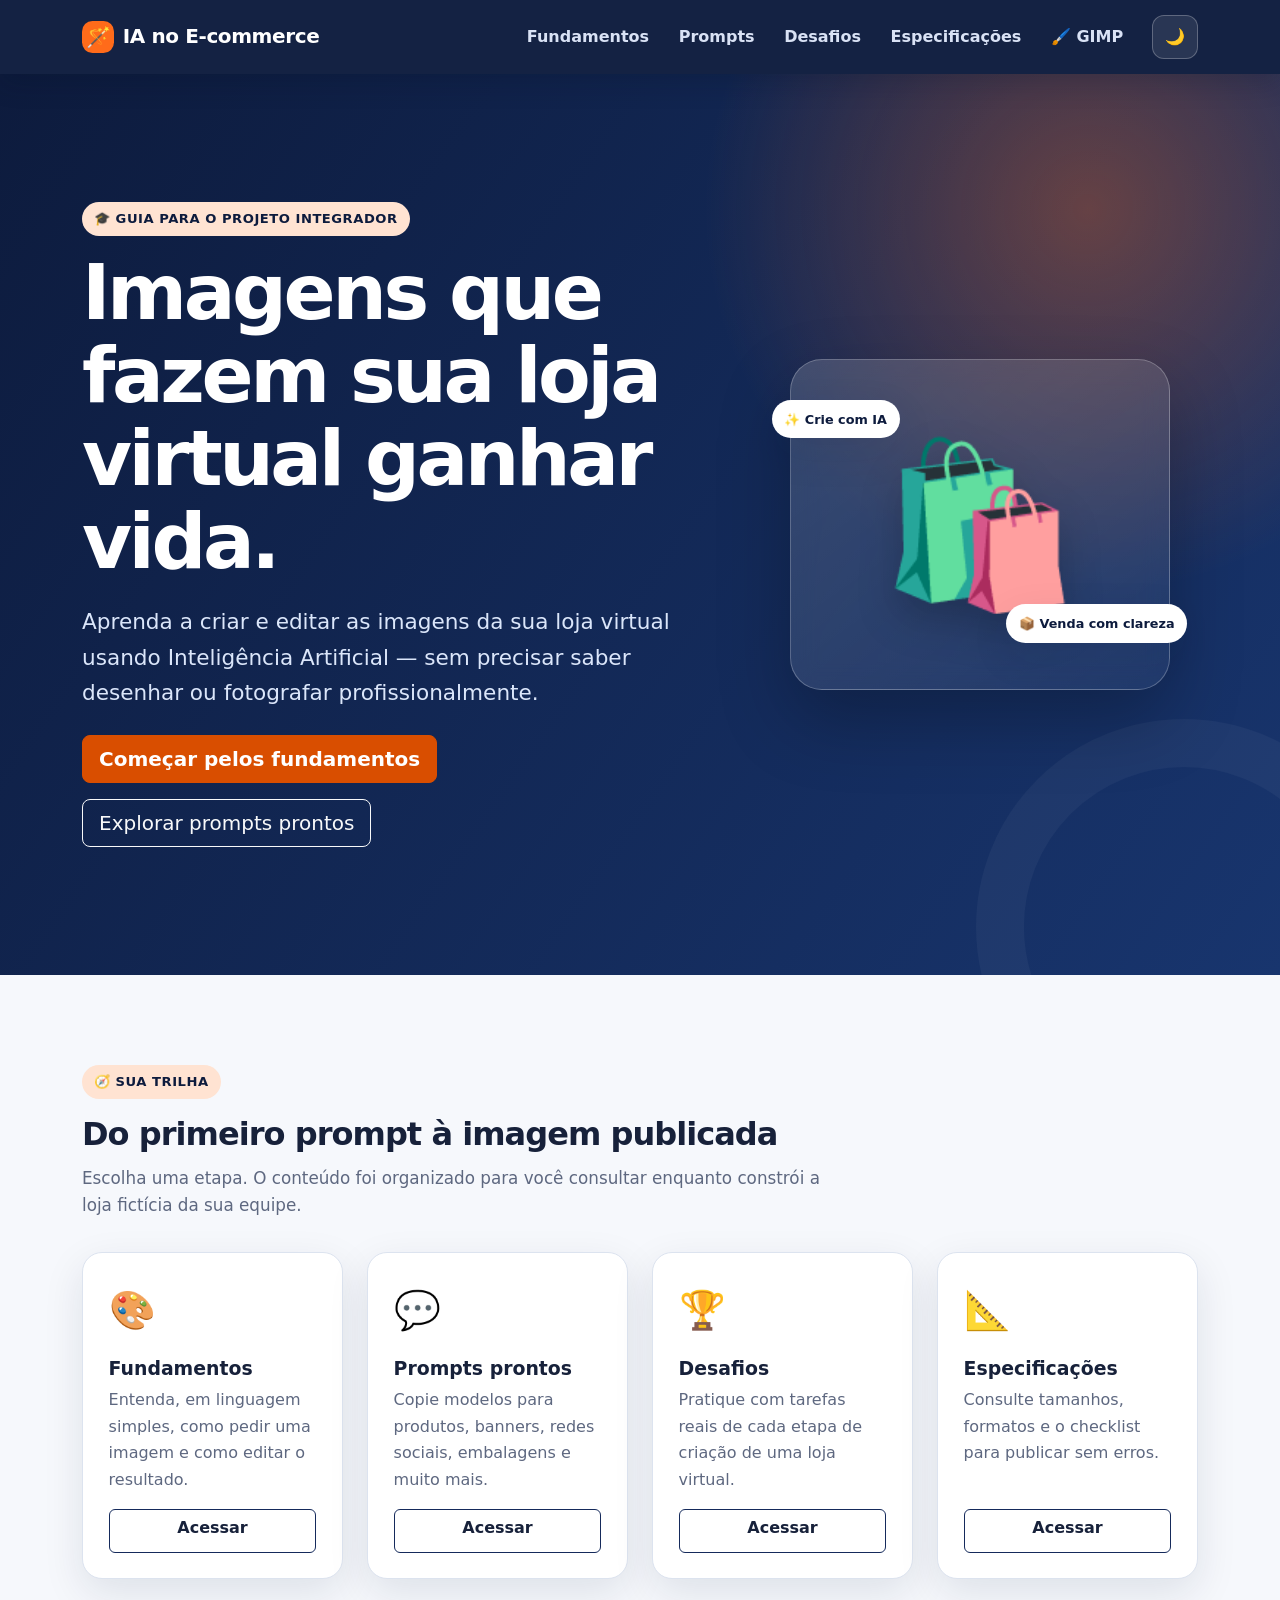
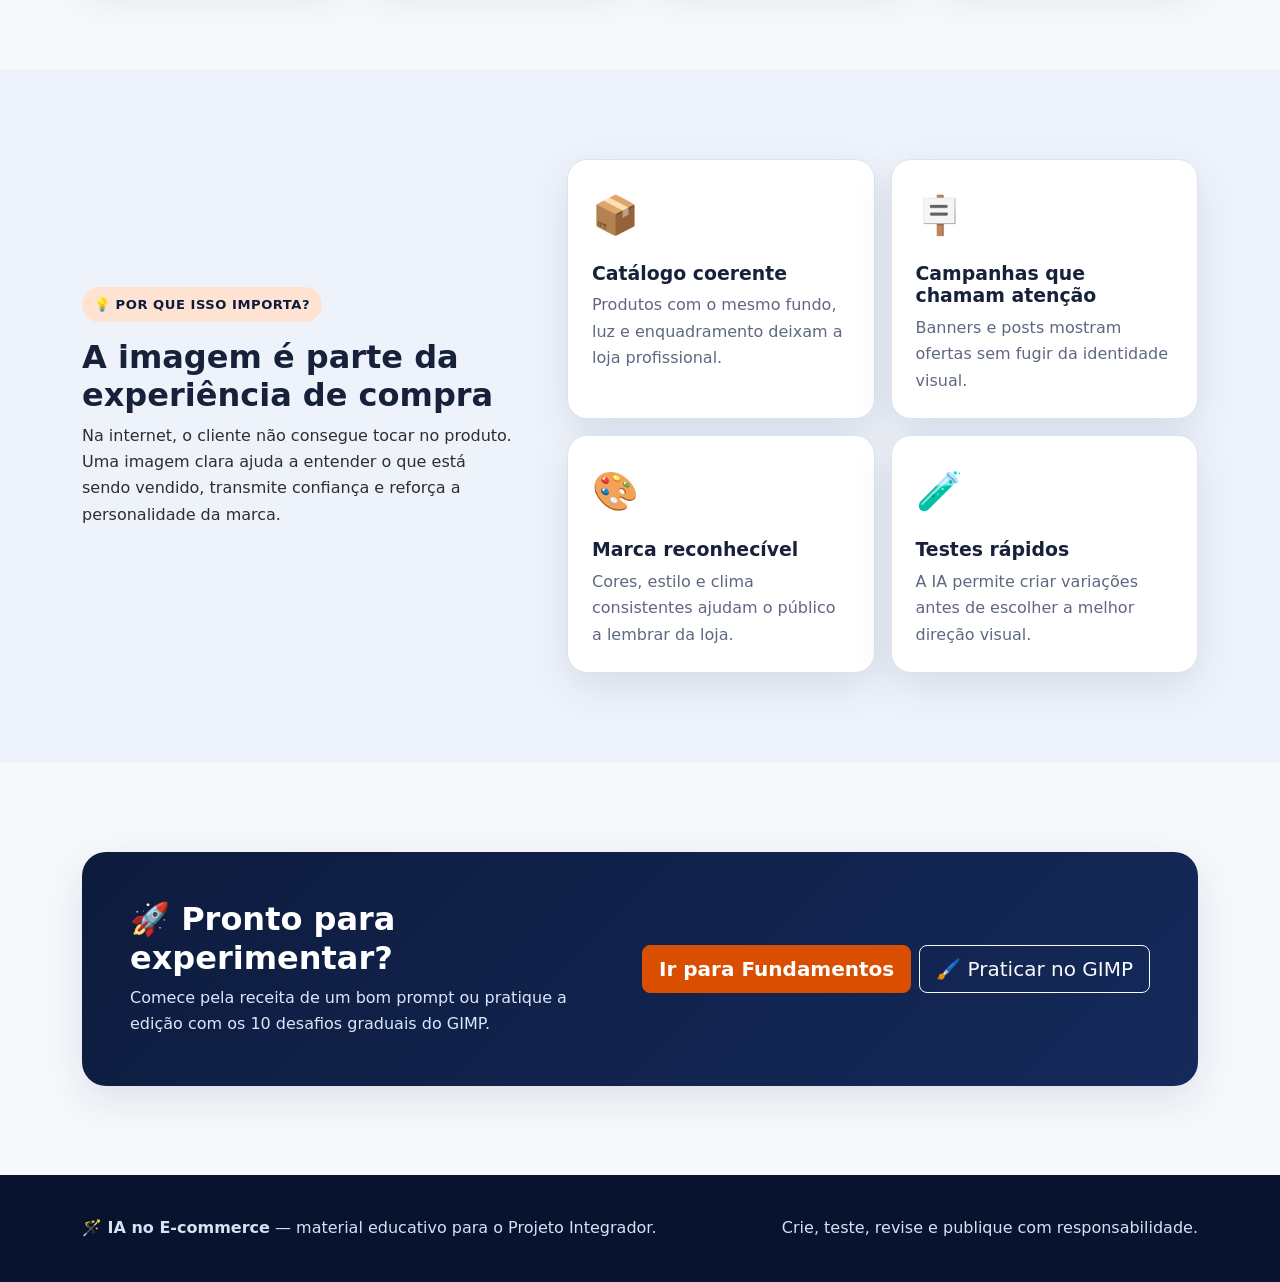
<file: index.html>
<!doctype html>
<html lang="pt-BR">
<head>
  <meta charset="utf-8">
  <meta name="viewport" content="width=device-width, initial-scale=1">
  <meta name="description" content="Guia prático para criar e editar imagens de lojas virtuais com inteligência artificial.">
  <title>IA no E-commerce | Guia prático</title>
  <script>document.documentElement.dataset.theme=localStorage.getItem('ia-ecommerce-theme')||'light';</script>
  <link href="https://cdn.jsdelivr.net/npm/bootstrap@5.3.3/dist/css/bootstrap.min.css" rel="stylesheet">
  <link rel="stylesheet" href="style.css">
</head>
<body>
  <a class="skip-link" href="#conteudo">Pular para o conteúdo</a>
  <nav class="navbar navbar-expand-lg navbar-dark fixed-top site-nav" aria-label="Navegação principal">
    <div class="container">
      <a class="navbar-brand" href="index.html" data-page="index.html"><span class="brand-mark">🪄</span> IA no E-commerce</a>
      <button class="navbar-toggler" type="button" data-bs-toggle="collapse" data-bs-target="#menuPrincipal" aria-controls="menuPrincipal" aria-expanded="false" aria-label="Abrir menu"><span class="navbar-toggler-icon"></span></button>
      <div class="collapse navbar-collapse" id="menuPrincipal">
        <ul class="navbar-nav ms-auto align-items-lg-center gap-lg-1">
          <li class="nav-item"><a class="nav-link" href="fundamentos.html" data-page="fundamentos.html">Fundamentos</a></li>
          <li class="nav-item"><a class="nav-link" href="prompts.html" data-page="prompts.html">Prompts</a></li>
          <li class="nav-item"><a class="nav-link" href="desafios.html" data-page="desafios.html">Desafios</a></li>
          <li class="nav-item"><a class="nav-link" href="especificacoes.html" data-page="especificacoes.html">Especificações</a></li>
          <li class="nav-item"><a class="nav-link" href="gimp.html" data-page="gimp.html">🖌️ GIMP</a></li>
        </ul>
        <button class="theme-toggle ms-lg-3" type="button" data-theme-toggle aria-label="Ativar tema escuro">🌙</button>
      </div>
    </div>
  </nav>

  <main id="conteudo">
    <section class="hero">
      <div class="container position-relative" style="z-index: 2">
        <div class="row align-items-center g-5">
          <div class="col-lg-7">
            <span class="eyebrow">🎓 Guia para o Projeto Integrador</span>
            <h1>Imagens que fazem sua loja virtual ganhar vida.</h1>
            <p class="lead">Aprenda a criar e editar as imagens da sua loja virtual usando Inteligência Artificial — sem precisar saber desenhar ou fotografar profissionalmente.</p>
            <div class="d-flex flex-wrap gap-3 mt-4">
              <a class="btn btn-orange btn-lg" href="fundamentos.html">Começar pelos fundamentos</a>
              <a class="btn btn-outline-light btn-lg" href="prompts.html">Explorar prompts prontos</a>
            </div>
          </div>
          <div class="col-lg-5 d-none d-md-block">
            <div class="hero-art" aria-hidden="true">
              <div class="visual-card"><span>🛍️</span><small class="float-pill pill-one">✨ Crie com IA</small><small class="float-pill pill-two">📦 Venda com clareza</small></div>
            </div>
          </div>
        </div>
      </div>
    </section>

    <section class="section" aria-labelledby="trilha-title">
      <div class="container">
        <div class="section-heading">
          <span class="eyebrow">🧭 Sua trilha</span>
          <h2 id="trilha-title">Do primeiro prompt à imagem publicada</h2>
          <p>Escolha uma etapa. O conteúdo foi organizado para você consultar enquanto constrói a loja fictícia da sua equipe.</p>
        </div>
        <div class="row g-4">
          <div class="col-md-6 col-xl-3"><article class="feature-card"><span class="emoji">🎨</span><h3>Fundamentos</h3><p>Entenda, em linguagem simples, como pedir uma imagem e como editar o resultado.</p><a class="btn btn-outline-navy" href="fundamentos.html">Acessar</a></article></div>
          <div class="col-md-6 col-xl-3"><article class="feature-card"><span class="emoji">💬</span><h3>Prompts prontos</h3><p>Copie modelos para produtos, banners, redes sociais, embalagens e muito mais.</p><a class="btn btn-outline-navy" href="prompts.html">Acessar</a></article></div>
          <div class="col-md-6 col-xl-3"><article class="feature-card"><span class="emoji">🏆</span><h3>Desafios</h3><p>Pratique com tarefas reais de cada etapa de criação de uma loja virtual.</p><a class="btn btn-outline-navy" href="desafios.html">Acessar</a></article></div>
          <div class="col-md-6 col-xl-3"><article class="feature-card"><span class="emoji">📐</span><h3>Especificações</h3><p>Consulte tamanhos, formatos e o checklist para publicar sem erros.</p><a class="btn btn-outline-navy" href="especificacoes.html">Acessar</a></article></div>
        </div>
      </div>
    </section>

    <section class="section section-soft" aria-labelledby="projeto-title">
      <div class="container">
        <div class="row align-items-center g-5">
          <div class="col-lg-5"><span class="eyebrow">💡 Por que isso importa?</span><h2 id="projeto-title" class="fw-bold">A imagem é parte da experiência de compra</h2><p class="text-secondary-emphasis">Na internet, o cliente não consegue tocar no produto. Uma imagem clara ajuda a entender o que está sendo vendido, transmite confiança e reforça a personalidade da marca.</p></div>
          <div class="col-lg-7">
            <div class="row g-3">
              <div class="col-sm-6"><div class="content-card"><span class="emoji">📦</span><h3>Catálogo coerente</h3><p class="mb-0">Produtos com o mesmo fundo, luz e enquadramento deixam a loja profissional.</p></div></div>
              <div class="col-sm-6"><div class="content-card"><span class="emoji">🪧</span><h3>Campanhas que chamam atenção</h3><p class="mb-0">Banners e posts mostram ofertas sem fugir da identidade visual.</p></div></div>
              <div class="col-sm-6"><div class="content-card"><span class="emoji">🎨</span><h3>Marca reconhecível</h3><p class="mb-0">Cores, estilo e clima consistentes ajudam o público a lembrar da loja.</p></div></div>
              <div class="col-sm-6"><div class="content-card"><span class="emoji">🧪</span><h3>Testes rápidos</h3><p class="mb-0">A IA permite criar variações antes de escolher a melhor direção visual.</p></div></div>
            </div>
          </div>
        </div>
      </div>
    </section>

    <section class="section">
      <div class="container"><div class="callout p-4 p-md-5 d-md-flex align-items-center justify-content-between gap-4"><div><h2 class="fw-bold">🚀 Pronto para experimentar?</h2><p class="mb-md-0">Comece pela receita de um bom prompt ou pratique a edição com os 10 desafios graduais do GIMP.</p></div><div class="d-flex flex-wrap gap-2 flex-shrink-0"><a class="btn btn-orange btn-lg" href="fundamentos.html">Ir para Fundamentos</a><a class="btn btn-outline-light btn-lg" href="gimp.html">🖌️ Praticar no GIMP</a></div></div></div>
    </section>
  </main>

  <footer class="site-footer"><div class="container d-md-flex justify-content-between gap-3"><p class="mb-2 mb-md-0"><strong>🪄 IA no E-commerce</strong> — material educativo para o Projeto Integrador.</p><p class="mb-0">Crie, teste, revise e publique com responsabilidade.</p></div></footer>
  <div class="toast-copy" role="status" aria-live="polite" data-copy-toast></div>
  <script src="https://cdn.jsdelivr.net/npm/bootstrap@5.3.3/dist/js/bootstrap.bundle.min.js"></script>
  <script src="script.js"></script>
</body>
</html>
</file>
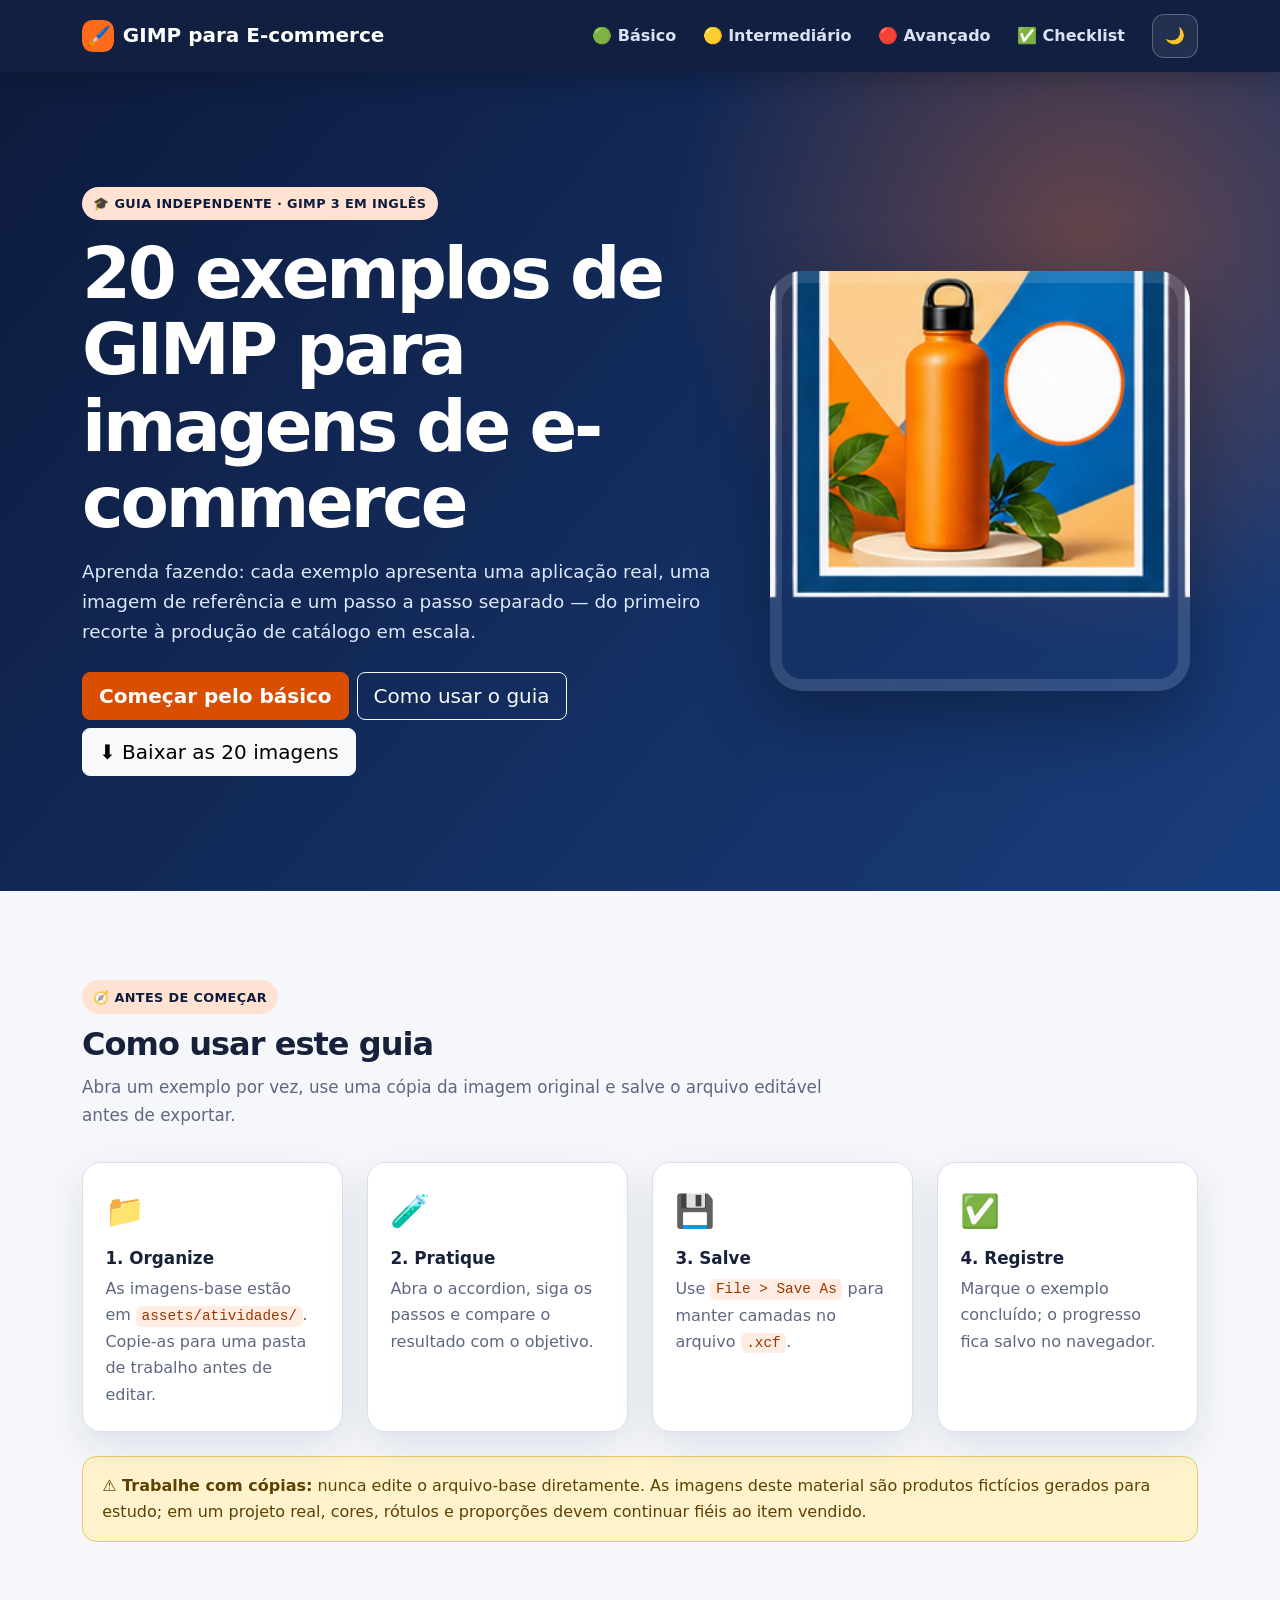
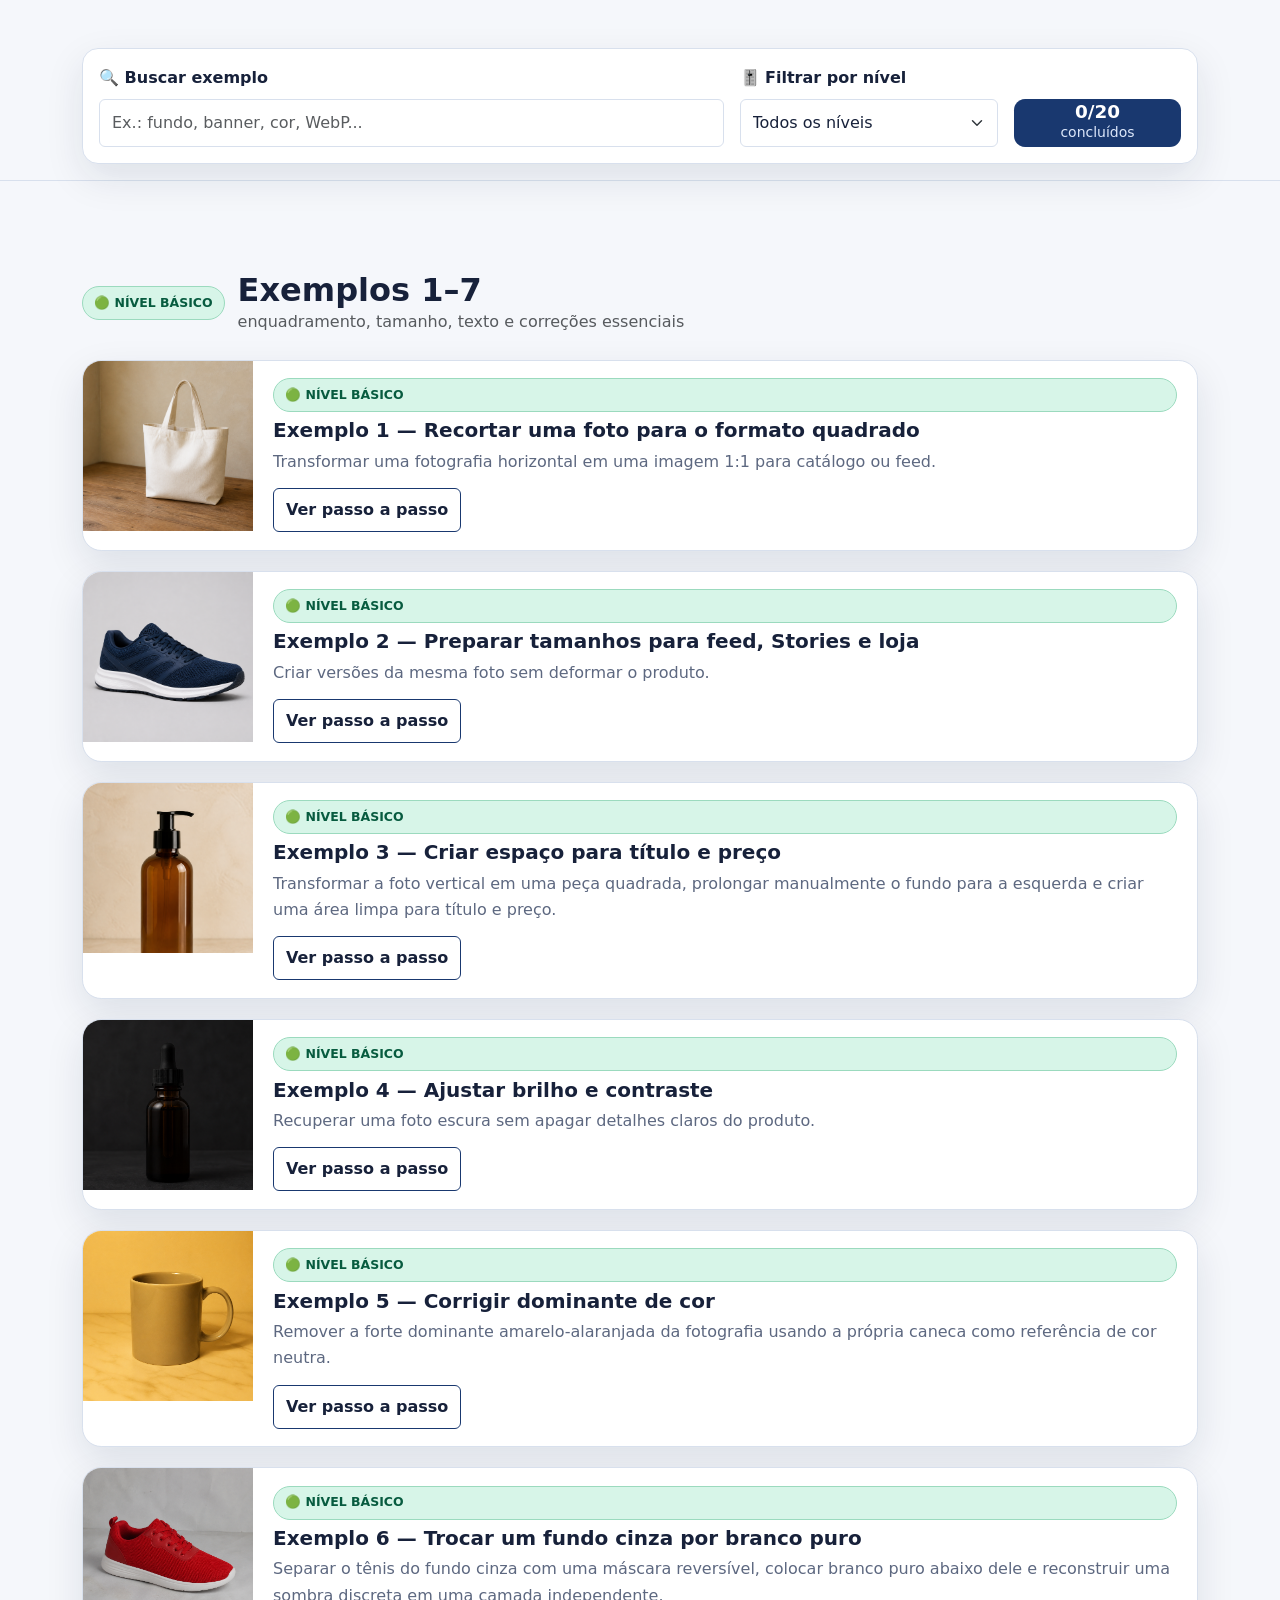
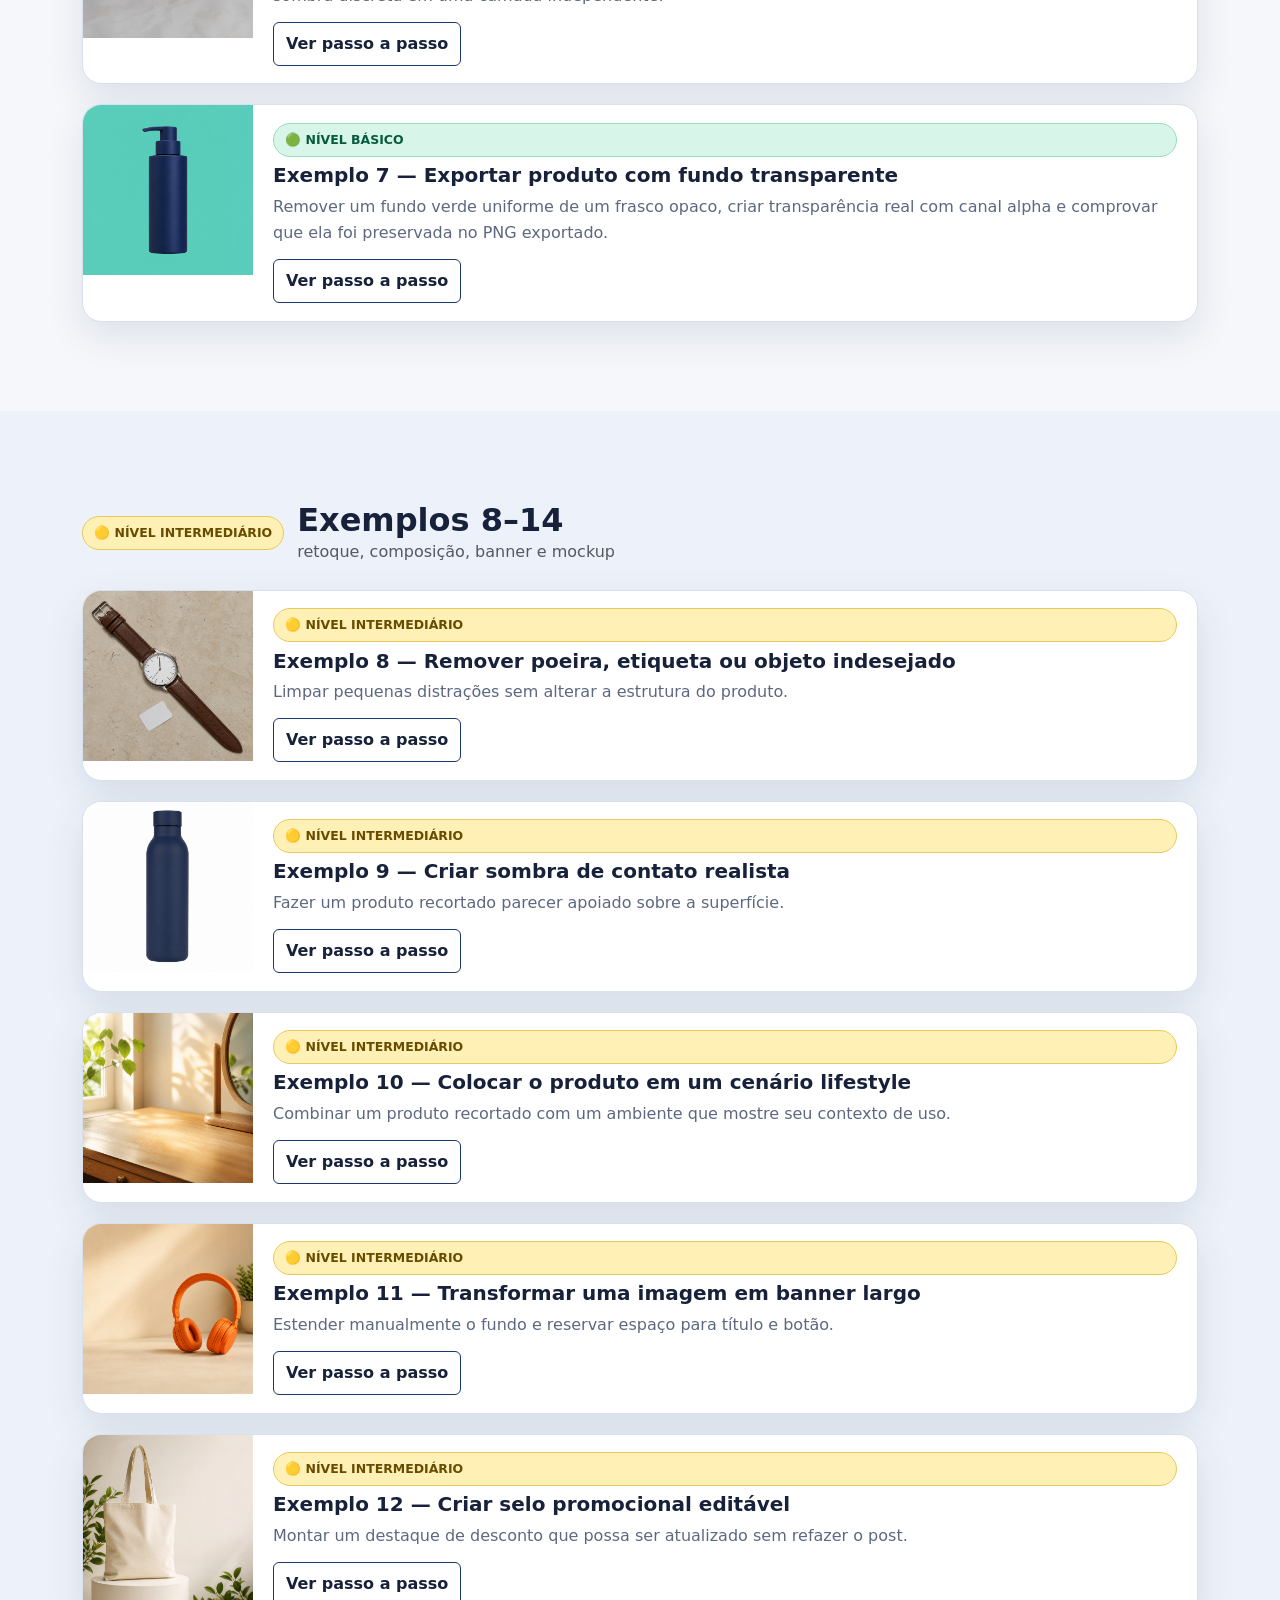
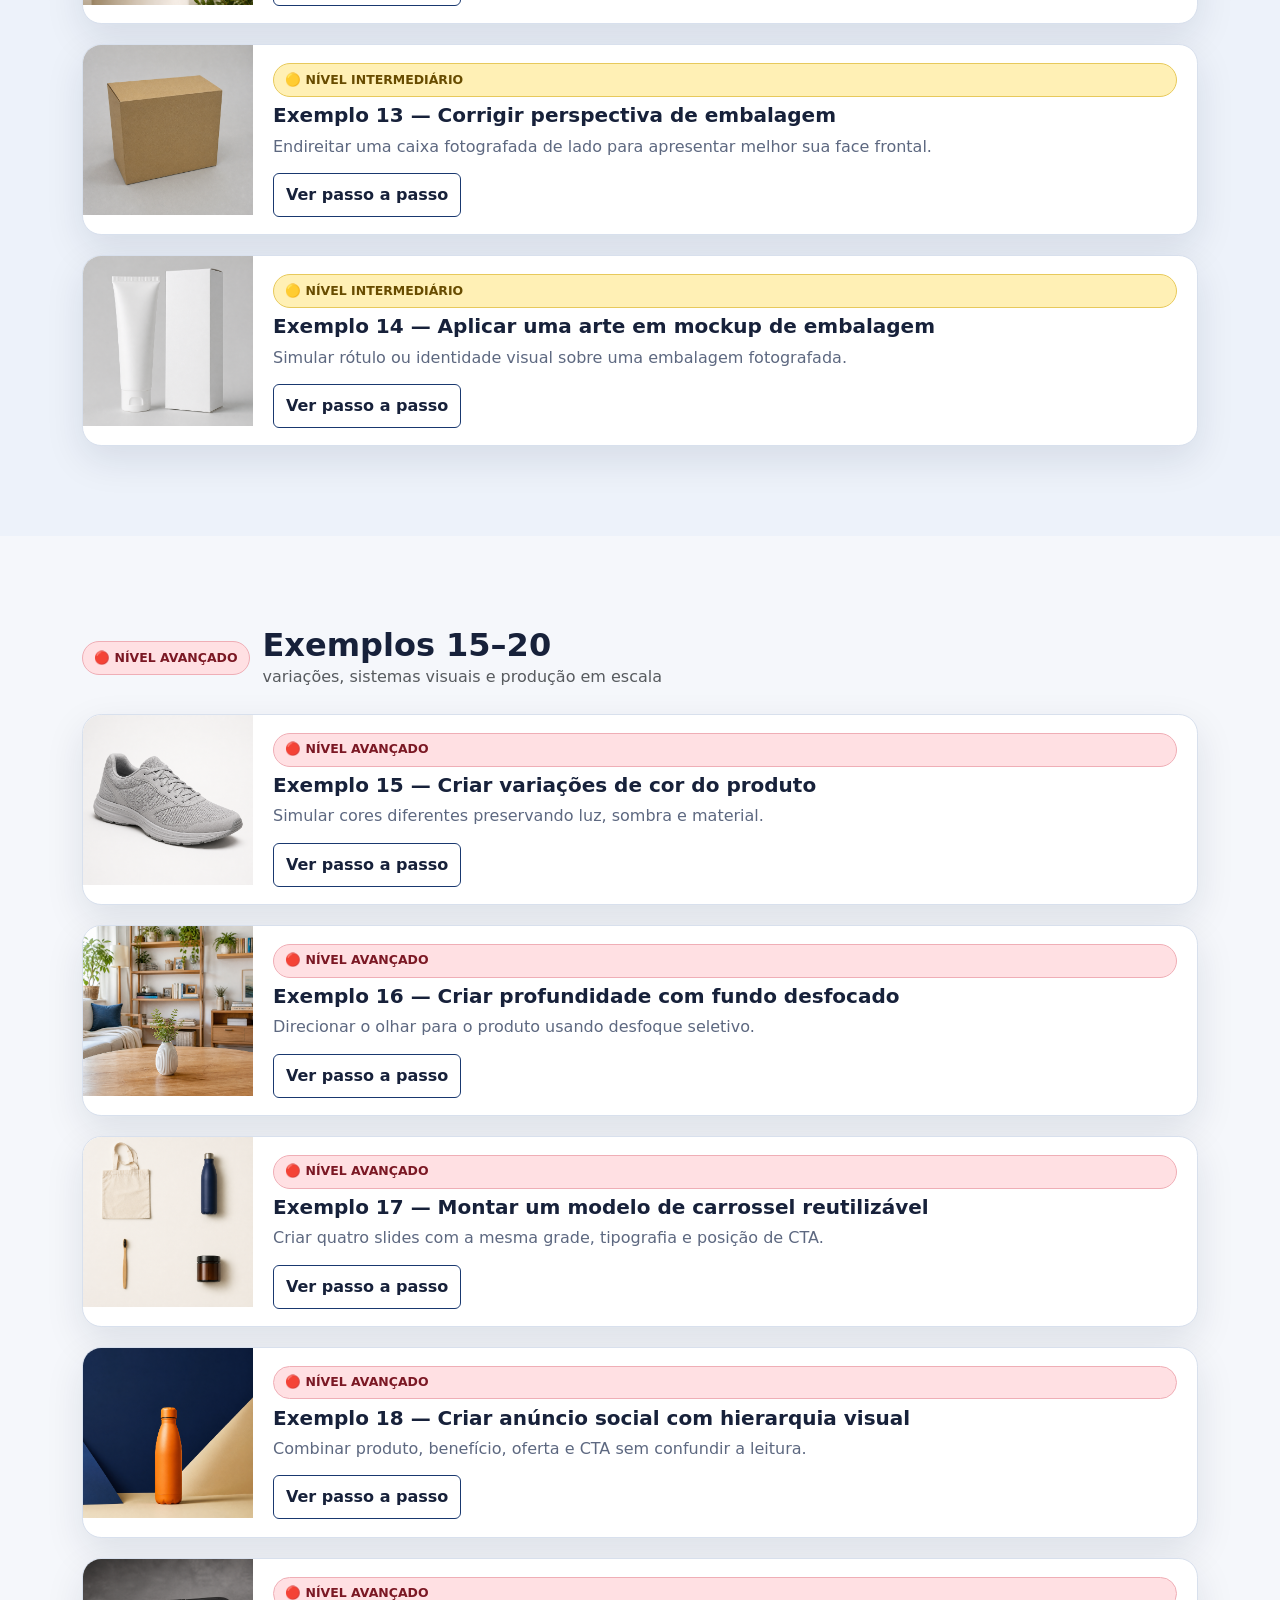
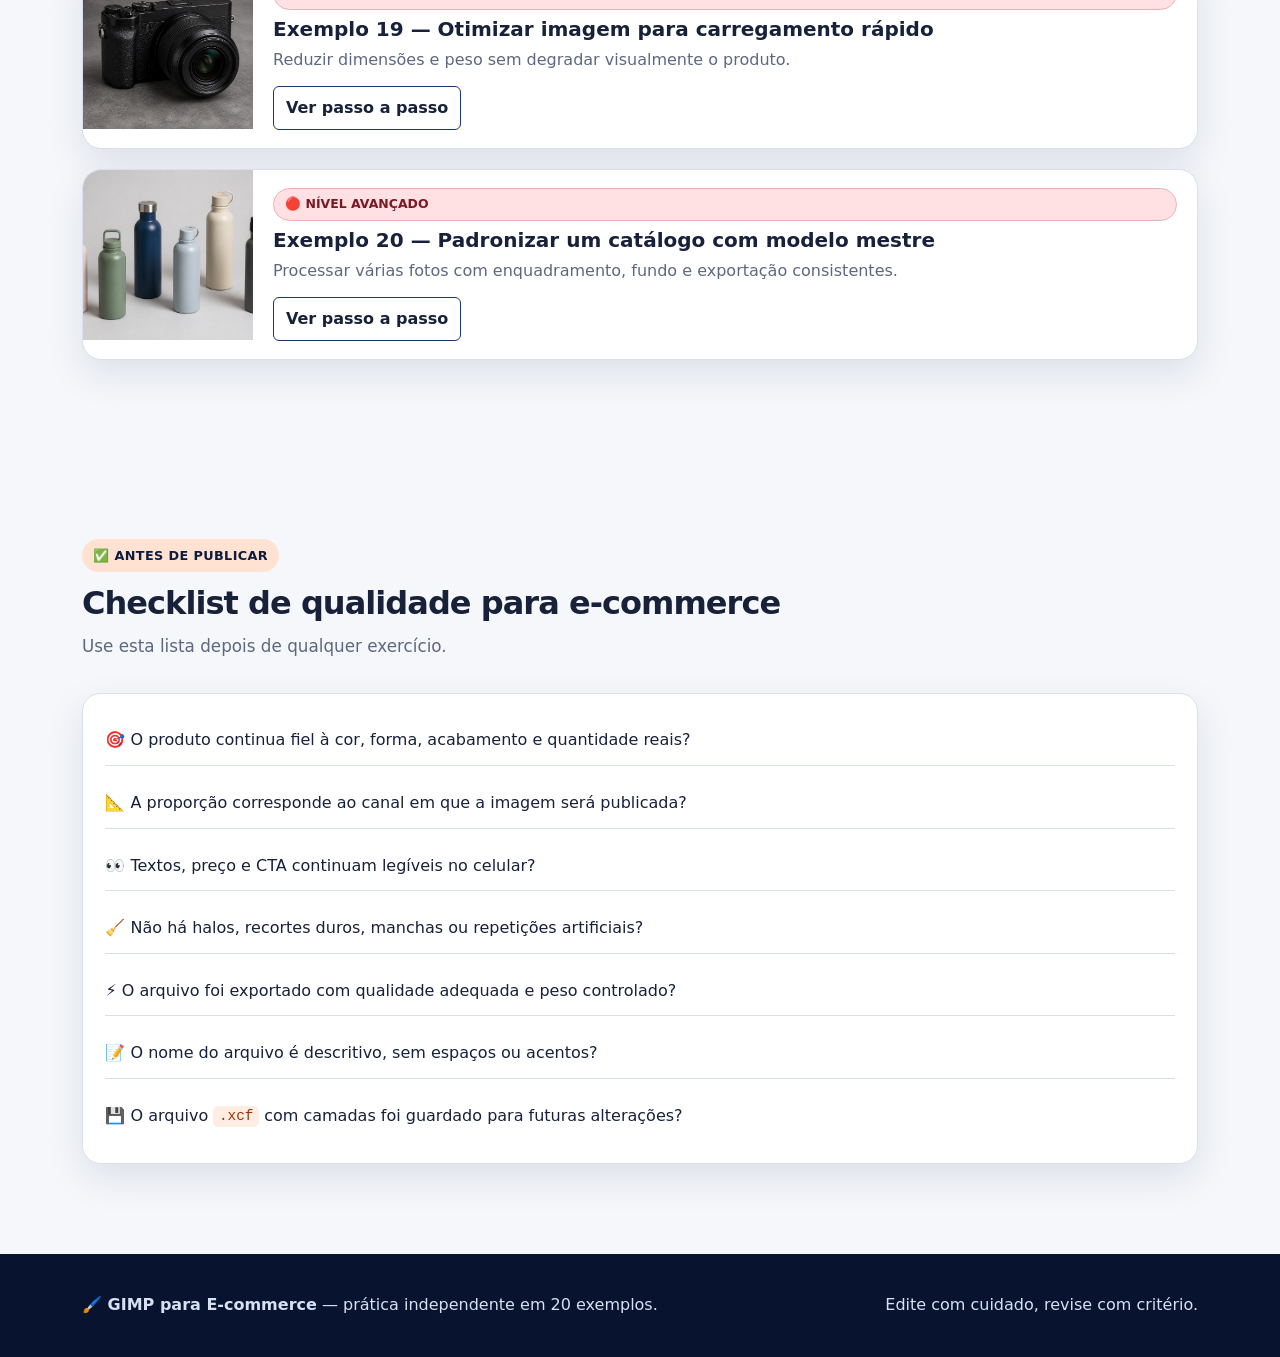
<file: gimp-ecommerce-20-exemplos/index.html>
<!doctype html>
<html lang="pt-BR">
<head>
  <meta charset="utf-8">
  <meta name="viewport" content="width=device-width, initial-scale=1">
  <meta name="description" content="Curso independente com 20 exemplos práticos de GIMP aplicados ao e-commerce.">
  <title>GIMP para E-commerce | 20 exemplos práticos</title>
  <script>document.documentElement.dataset.theme=localStorage.getItem('gimp20-theme')||'light';</script>
  <link href="https://cdn.jsdelivr.net/npm/bootstrap@5.3.3/dist/css/bootstrap.min.css" rel="stylesheet">
  <link rel="stylesheet" href="style.css">
</head>
<body>
  <a class="skip-link" href="#conteudo">Pular para o conteúdo</a>

  <!-- Navegação exclusivamente interna: este projeto não aponta para o hotsite original. -->
  <nav class="navbar navbar-expand-lg navbar-dark fixed-top site-nav" aria-label="Navegação do tutorial">
    <div class="container">
      <a class="navbar-brand" href="#inicio"><span class="brand-mark">🖌️</span> GIMP para E-commerce</a>
      <button class="navbar-toggler" type="button" data-bs-toggle="collapse" data-bs-target="#menu" aria-controls="menu" aria-expanded="false" aria-label="Abrir menu"><span class="navbar-toggler-icon"></span></button>
      <div class="collapse navbar-collapse" id="menu">
        <ul class="navbar-nav ms-auto align-items-lg-center gap-lg-1">
          <li class="nav-item"><a class="nav-link" href="#basico">🟢 Básico</a></li>
          <li class="nav-item"><a class="nav-link" href="#intermediario">🟡 Intermediário</a></li>
          <li class="nav-item"><a class="nav-link" href="#avancado">🔴 Avançado</a></li>
          <li class="nav-item"><a class="nav-link" href="#checklist">✅ Checklist</a></li>
        </ul>
        <button class="theme-toggle ms-lg-3" type="button" data-theme-toggle aria-label="Ativar tema escuro">🌙</button>
      </div>
    </div>
  </nav>

  <main id="conteudo">
    <header class="hero" id="inicio">
      <div class="container">
        <div class="row align-items-center g-5">
          <div class="col-lg-7">
            <span class="eyebrow">🎓 Guia independente · GIMP 3 em inglês</span>
            <h1>20 exemplos de GIMP para imagens de e-commerce</h1>
            <p class="lead">Aprenda fazendo: cada exemplo apresenta uma aplicação real, uma imagem de referência e um passo a passo separado — do primeiro recorte à produção de catálogo em escala.</p>
            <div class="d-flex flex-wrap gap-2 mt-4"><a class="btn btn-orange btn-lg" href="#basico">Começar pelo básico</a><a class="btn btn-outline-light btn-lg" href="#como-usar">Como usar o guia</a><a class="btn btn-light btn-lg" href="assets/imagens-atividades-gimp.zip" download>⬇️ Baixar as 20 imagens</a></div>
          </div>
          <div class="col-lg-5 d-none d-lg-block"><div class="hero-preview" role="img" aria-label="Montagem com produtos genéricos representando diferentes edições de e-commerce"></div></div>
        </div>
      </div>
    </header>

    <section class="section" id="como-usar" aria-labelledby="como-usar-title">
      <div class="container">
        <div class="section-heading"><span class="eyebrow">🧭 Antes de começar</span><h2 id="como-usar-title">Como usar este guia</h2><p>Abra um exemplo por vez, use uma cópia da imagem original e salve o arquivo editável antes de exportar.</p></div>
        <div class="row g-4">
          <div class="col-md-6 col-xl-3"><article class="info-card"><span>📁</span><h3>1. Organize</h3><p>As imagens-base estão em <code>assets/atividades/</code>. Copie-as para uma pasta de trabalho antes de editar.</p></article></div>
          <div class="col-md-6 col-xl-3"><article class="info-card"><span>🧪</span><h3>2. Pratique</h3><p>Abra o accordion, siga os passos e compare o resultado com o objetivo.</p></article></div>
          <div class="col-md-6 col-xl-3"><article class="info-card"><span>💾</span><h3>3. Salve</h3><p>Use <code>File &gt; Save As</code> para manter camadas no arquivo <code>.xcf</code>.</p></article></div>
          <div class="col-md-6 col-xl-3"><article class="info-card"><span>✅</span><h3>4. Registre</h3><p>Marque o exemplo concluído; o progresso fica salvo no navegador.</p></article></div>
        </div>
        <div class="notice mt-4"><strong>⚠️ Trabalhe com cópias:</strong> nunca edite o arquivo-base diretamente. As imagens deste material são produtos fictícios gerados para estudo; em um projeto real, cores, rótulos e proporções devem continuar fiéis ao item vendido.</div>
      </div>
    </section>

    <section class="tools-section" aria-label="Ferramentas de busca e acompanhamento">
      <div class="container">
        <div class="tools-panel">
          <div class="row g-3 align-items-end">
            <div class="col-lg-7"><label class="form-label fw-bold" for="exampleSearch">🔍 Buscar exemplo</label><input class="form-control" id="exampleSearch" type="search" placeholder="Ex.: fundo, banner, cor, WebP..." data-search></div>
            <div class="col-sm-7 col-lg-3"><label class="form-label fw-bold" for="levelFilter">🎚️ Filtrar por nível</label><select class="form-select" id="levelFilter" data-level-filter><option value="all">Todos os níveis</option><option value="basico">🟢 Básico</option><option value="intermediario">🟡 Intermediário</option><option value="avancado">🔴 Avançado</option></select></div>
            <div class="col-sm-5 col-lg-2"><div class="progress-box"><strong data-progress-count>0/20</strong><small>concluídos</small></div></div>
          </div>
        </div>
      </div>
    </section>

    <!-- Os 20 exemplos são renderizados a partir de dados locais em script.js. -->
    <div id="examplesRoot" data-examples-root></div>
    <div class="container"><div class="empty-state" data-empty-state hidden><strong>🔎 Nenhum exemplo encontrado.</strong><p class="mb-0">Tente outro termo ou selecione todos os níveis.</p></div></div>

    <section class="section" id="checklist" aria-labelledby="checklist-title">
      <div class="container">
        <div class="section-heading"><span class="eyebrow">✅ Antes de publicar</span><h2 id="checklist-title">Checklist de qualidade para e-commerce</h2><p>Use esta lista depois de qualquer exercício.</p></div>
        <div class="checklist-card"><ul>
          <li>🎯 O produto continua fiel à cor, forma, acabamento e quantidade reais?</li>
          <li>📐 A proporção corresponde ao canal em que a imagem será publicada?</li>
          <li>👀 Textos, preço e CTA continuam legíveis no celular?</li>
          <li>🧹 Não há halos, recortes duros, manchas ou repetições artificiais?</li>
          <li>⚡ O arquivo foi exportado com qualidade adequada e peso controlado?</li>
          <li>📝 O nome do arquivo é descritivo, sem espaços ou acentos?</li>
          <li>💾 O arquivo <code>.xcf</code> com camadas foi guardado para futuras alterações?</li>
        </ul></div>
      </div>
    </section>
  </main>

  <footer class="site-footer"><div class="container d-md-flex justify-content-between gap-3"><p class="mb-2 mb-md-0"><strong>🖌️ GIMP para E-commerce</strong> — prática independente em 20 exemplos.</p><p class="mb-0">Edite com cuidado, revise com critério.</p></div></footer>
  <div class="copy-toast" role="status" aria-live="polite" data-copy-toast></div>

  <script src="https://cdn.jsdelivr.net/npm/bootstrap@5.3.3/dist/js/bootstrap.bundle.min.js"></script>
  <script src="script.js"></script>
</body>
</html>
</file>
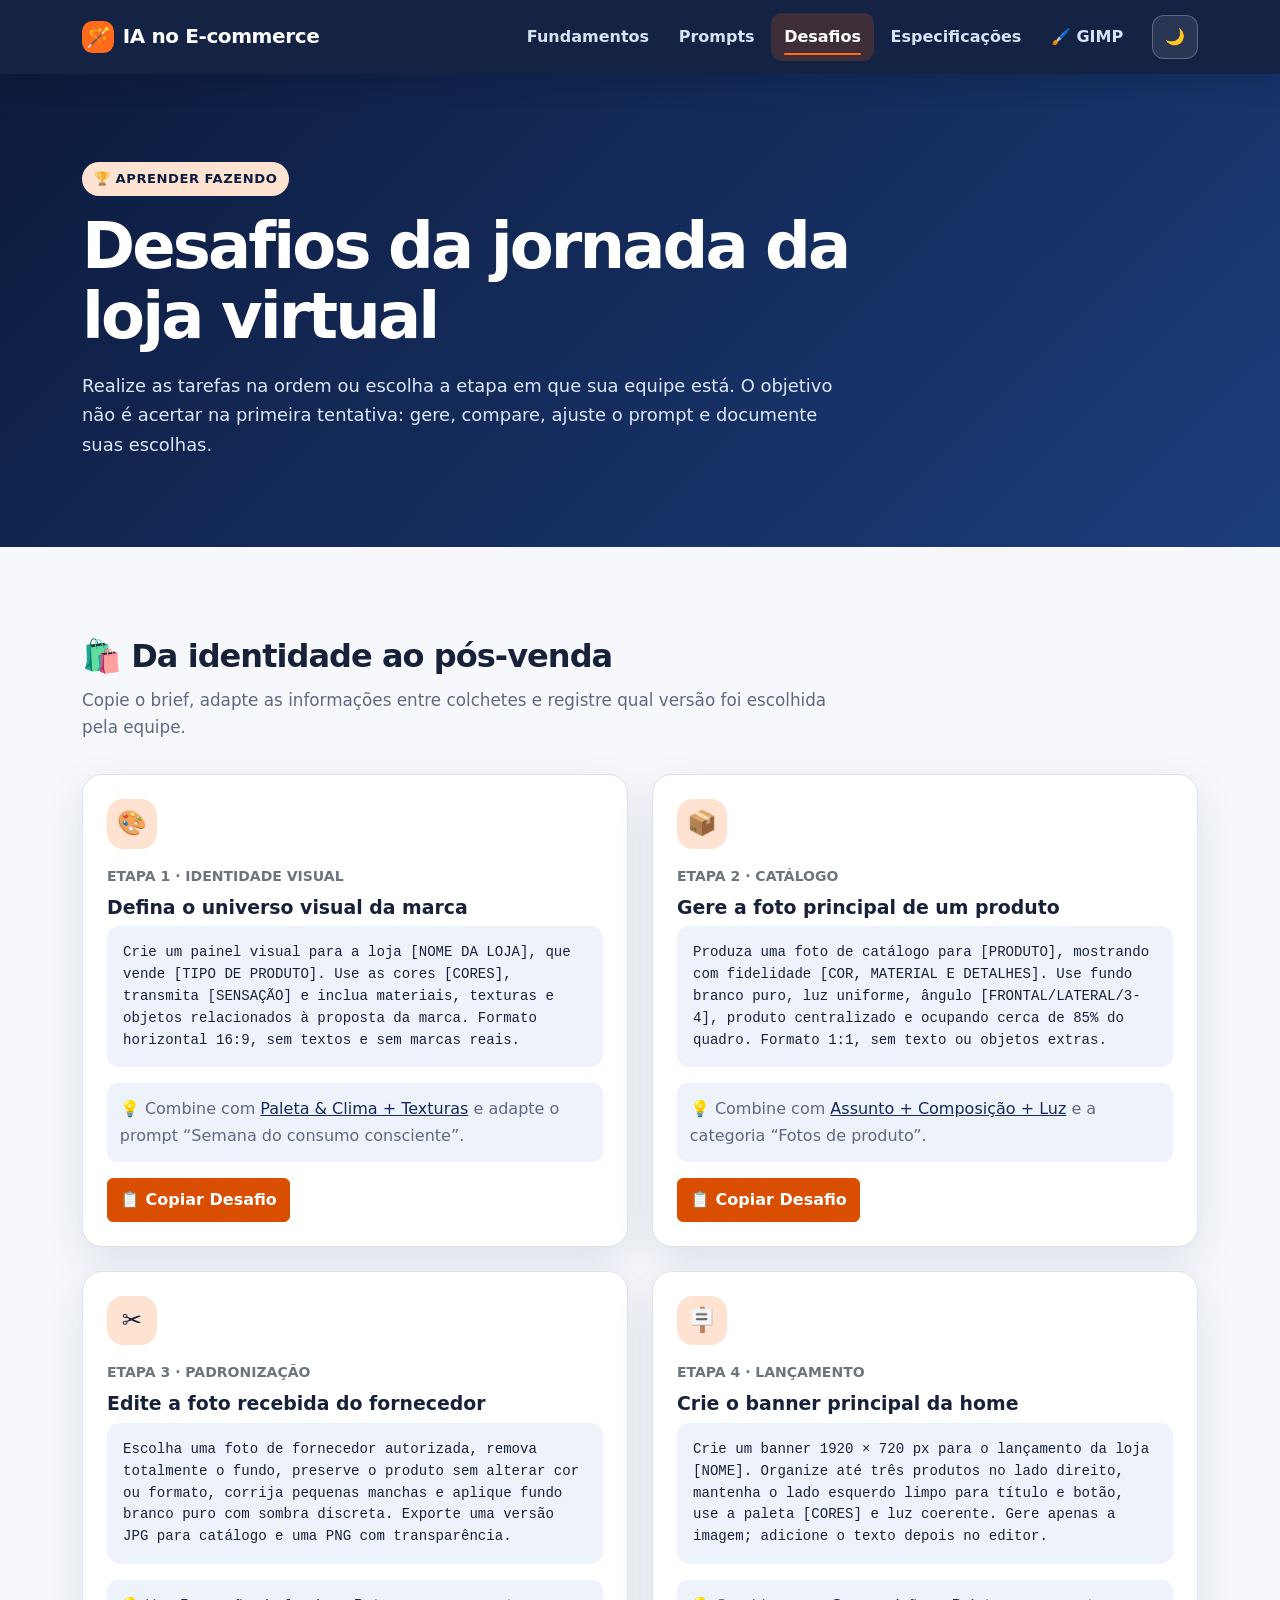
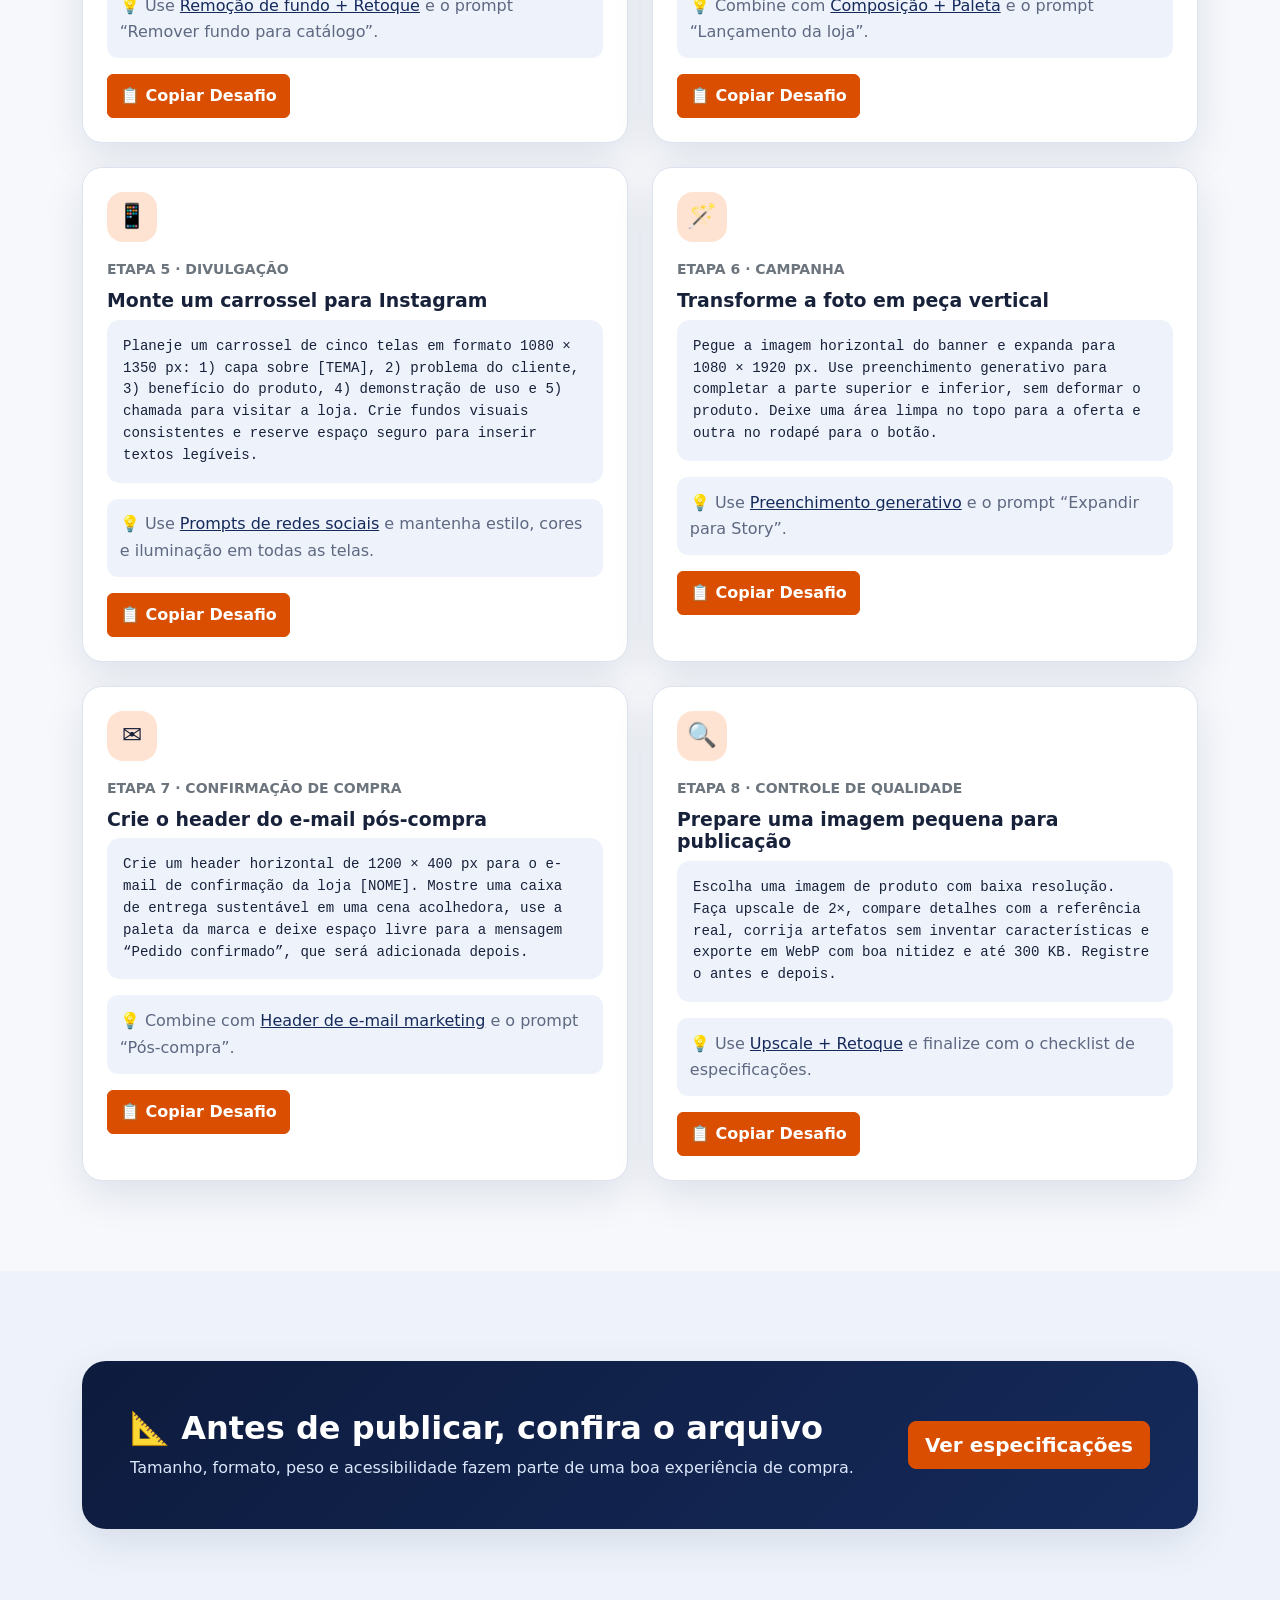
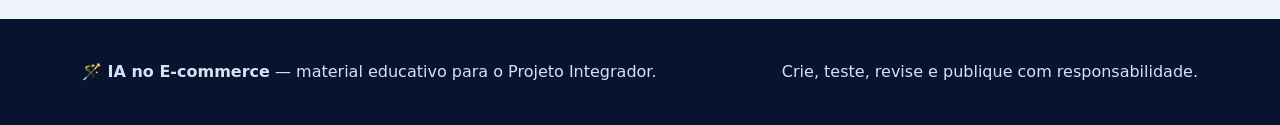
<file: desafios.html>
<!doctype html>
<html lang="pt-BR">
<head>
  <meta charset="utf-8"><meta name="viewport" content="width=device-width, initial-scale=1">
  <meta name="description" content="Desafios práticos de criação e edição de imagens para um projeto de loja virtual.">
  <title>Desafios | IA no E-commerce</title>
  <script>document.documentElement.dataset.theme=localStorage.getItem('ia-ecommerce-theme')||'light';</script>
  <link href="https://cdn.jsdelivr.net/npm/bootstrap@5.3.3/dist/css/bootstrap.min.css" rel="stylesheet"><link rel="stylesheet" href="style.css">
</head>
<body>
  <a class="skip-link" href="#conteudo">Pular para o conteúdo</a>
  <nav class="navbar navbar-expand-lg navbar-dark fixed-top site-nav" aria-label="Navegação principal"><div class="container">
    <a class="navbar-brand" href="index.html" data-page="index.html"><span class="brand-mark">🪄</span> IA no E-commerce</a>
    <button class="navbar-toggler" type="button" data-bs-toggle="collapse" data-bs-target="#menuPrincipal" aria-controls="menuPrincipal" aria-expanded="false" aria-label="Abrir menu"><span class="navbar-toggler-icon"></span></button>
    <div class="collapse navbar-collapse" id="menuPrincipal"><ul class="navbar-nav ms-auto align-items-lg-center gap-lg-1">
      <li class="nav-item"><a class="nav-link" href="fundamentos.html" data-page="fundamentos.html">Fundamentos</a></li><li class="nav-item"><a class="nav-link" href="prompts.html" data-page="prompts.html">Prompts</a></li><li class="nav-item"><a class="nav-link" href="desafios.html" data-page="desafios.html">Desafios</a></li><li class="nav-item"><a class="nav-link" href="especificacoes.html" data-page="especificacoes.html">Especificações</a></li><li class="nav-item"><a class="nav-link" href="gimp.html" data-page="gimp.html">🖌️ GIMP</a></li>
    </ul><button class="theme-toggle ms-lg-3" type="button" data-theme-toggle aria-label="Ativar tema escuro">🌙</button></div>
  </div></nav>

  <main id="conteudo">
    <header class="page-header"><div class="container"><span class="eyebrow">🏆 Aprender fazendo</span><h1>Desafios da jornada da loja virtual</h1><p>Realize as tarefas na ordem ou escolha a etapa em que sua equipe está. O objetivo não é acertar na primeira tentativa: gere, compare, ajuste o prompt e documente suas escolhas.</p></div></header>

    <section class="section" aria-labelledby="desafios-title"><div class="container">
      <div class="section-heading"><h2 id="desafios-title">🛍️ Da identidade ao pós-venda</h2><p>Copie o brief, adapte as informações entre colchetes e registre qual versão foi escolhida pela equipe.</p></div>
      <div class="row g-4">
        <div class="col-lg-6"><article class="challenge-card"><div class="challenge-number">🎨</div><p class="small text-uppercase fw-bold text-secondary mb-2">Etapa 1 · Identidade visual</p><h3>Defina o universo visual da marca</h3><p class="brief-text" id="d01">Crie um painel visual para a loja [NOME DA LOJA], que vende [TIPO DE PRODUTO]. Use as cores [CORES], transmita [SENSAÇÃO] e inclua materiais, texturas e objetos relacionados à proposta da marca. Formato horizontal 16:9, sem textos e sem marcas reais.</p><div class="hint">💡 Combine com <a href="fundamentos.html#criacao-title">Paleta &amp; Clima + Texturas</a> e adapte o prompt “Semana do consumo consciente”.</div><button class="btn btn-orange" data-copy-target="d01">📋 Copiar Desafio</button></article></div>
        <div class="col-lg-6"><article class="challenge-card"><div class="challenge-number">📦</div><p class="small text-uppercase fw-bold text-secondary mb-2">Etapa 2 · Catálogo</p><h3>Gere a foto principal de um produto</h3><p class="brief-text" id="d02">Produza uma foto de catálogo para [PRODUTO], mostrando com fidelidade [COR, MATERIAL E DETALHES]. Use fundo branco puro, luz uniforme, ângulo [FRONTAL/LATERAL/3-4], produto centralizado e ocupando cerca de 85% do quadro. Formato 1:1, sem texto ou objetos extras.</p><div class="hint">💡 Combine com <a href="fundamentos.html#criacao-title">Assunto + Composição + Luz</a> e a categoria “Fotos de produto”.</div><button class="btn btn-orange" data-copy-target="d02">📋 Copiar Desafio</button></article></div>
        <div class="col-lg-6"><article class="challenge-card"><div class="challenge-number">✂️</div><p class="small text-uppercase fw-bold text-secondary mb-2">Etapa 3 · Padronização</p><h3>Edite a foto recebida do fornecedor</h3><p class="brief-text" id="d03">Escolha uma foto de fornecedor autorizada, remova totalmente o fundo, preserve o produto sem alterar cor ou formato, corrija pequenas manchas e aplique fundo branco puro com sombra discreta. Exporte uma versão JPG para catálogo e uma PNG com transparência.</p><div class="hint">💡 Use <a href="fundamentos.html#edicao-title">Remoção de fundo + Retoque</a> e o prompt “Remover fundo para catálogo”.</div><button class="btn btn-orange" data-copy-target="d03">📋 Copiar Desafio</button></article></div>
        <div class="col-lg-6"><article class="challenge-card"><div class="challenge-number">🪧</div><p class="small text-uppercase fw-bold text-secondary mb-2">Etapa 4 · Lançamento</p><h3>Crie o banner principal da home</h3><p class="brief-text" id="d04">Crie um banner 1920 × 720 px para o lançamento da loja [NOME]. Organize até três produtos no lado direito, mantenha o lado esquerdo limpo para título e botão, use a paleta [CORES] e luz coerente. Gere apenas a imagem; adicione o texto depois no editor.</p><div class="hint">💡 Combine com <a href="fundamentos.html#criacao-title">Composição + Paleta</a> e o prompt “Lançamento da loja”.</div><button class="btn btn-orange" data-copy-target="d04">📋 Copiar Desafio</button></article></div>
        <div class="col-lg-6"><article class="challenge-card"><div class="challenge-number">📱</div><p class="small text-uppercase fw-bold text-secondary mb-2">Etapa 5 · Divulgação</p><h3>Monte um carrossel para Instagram</h3><p class="brief-text" id="d05">Planeje um carrossel de cinco telas em formato 1080 × 1350 px: 1) capa sobre [TEMA], 2) problema do cliente, 3) benefício do produto, 4) demonstração de uso e 5) chamada para visitar a loja. Crie fundos visuais consistentes e reserve espaço seguro para inserir textos legíveis.</p><div class="hint">💡 Use <a href="prompts.html#social">Prompts de redes sociais</a> e mantenha estilo, cores e iluminação em todas as telas.</div><button class="btn btn-orange" data-copy-target="d05">📋 Copiar Desafio</button></article></div>
        <div class="col-lg-6"><article class="challenge-card"><div class="challenge-number">🪄</div><p class="small text-uppercase fw-bold text-secondary mb-2">Etapa 6 · Campanha</p><h3>Transforme a foto em peça vertical</h3><p class="brief-text" id="d06">Pegue a imagem horizontal do banner e expanda para 1080 × 1920 px. Use preenchimento generativo para completar a parte superior e inferior, sem deformar o produto. Deixe uma área limpa no topo para a oferta e outra no rodapé para o botão.</p><div class="hint">💡 Use <a href="fundamentos.html#edicao-title">Preenchimento generativo</a> e o prompt “Expandir para Story”.</div><button class="btn btn-orange" data-copy-target="d06">📋 Copiar Desafio</button></article></div>
        <div class="col-lg-6"><article class="challenge-card"><div class="challenge-number">✉️</div><p class="small text-uppercase fw-bold text-secondary mb-2">Etapa 7 · Confirmação de compra</p><h3>Crie o header do e-mail pós-compra</h3><p class="brief-text" id="d07">Crie um header horizontal de 1200 × 400 px para o e-mail de confirmação da loja [NOME]. Mostre uma caixa de entrega sustentável em uma cena acolhedora, use a paleta da marca e deixe espaço livre para a mensagem “Pedido confirmado”, que será adicionada depois.</p><div class="hint">💡 Combine com <a href="prompts.html#email">Header de e-mail marketing</a> e o prompt “Pós-compra”.</div><button class="btn btn-orange" data-copy-target="d07">📋 Copiar Desafio</button></article></div>
        <div class="col-lg-6"><article class="challenge-card"><div class="challenge-number">🔍</div><p class="small text-uppercase fw-bold text-secondary mb-2">Etapa 8 · Controle de qualidade</p><h3>Prepare uma imagem pequena para publicação</h3><p class="brief-text" id="d08">Escolha uma imagem de produto com baixa resolução. Faça upscale de 2×, compare detalhes com a referência real, corrija artefatos sem inventar características e exporte em WebP com boa nitidez e até 300 KB. Registre o antes e depois.</p><div class="hint">💡 Use <a href="fundamentos.html#edicao-title">Upscale + Retoque</a> e finalize com o checklist de especificações.</div><button class="btn btn-orange" data-copy-target="d08">📋 Copiar Desafio</button></article></div>
      </div>
    </div></section>

    <section class="section section-soft"><div class="container"><div class="callout p-4 p-md-5 d-md-flex align-items-center justify-content-between gap-4"><div><h2 class="fw-bold">📐 Antes de publicar, confira o arquivo</h2><p class="mb-md-0">Tamanho, formato, peso e acessibilidade fazem parte de uma boa experiência de compra.</p></div><a class="btn btn-orange btn-lg flex-shrink-0" href="especificacoes.html">Ver especificações</a></div></div></section>
  </main>
  <footer class="site-footer"><div class="container d-md-flex justify-content-between gap-3"><p class="mb-2 mb-md-0"><strong>🪄 IA no E-commerce</strong> — material educativo para o Projeto Integrador.</p><p class="mb-0">Crie, teste, revise e publique com responsabilidade.</p></div></footer>
  <div class="toast-copy" role="status" aria-live="polite" data-copy-toast></div><script src="https://cdn.jsdelivr.net/npm/bootstrap@5.3.3/dist/js/bootstrap.bundle.min.js"></script><script src="script.js"></script>
</body>
</html>
</file>
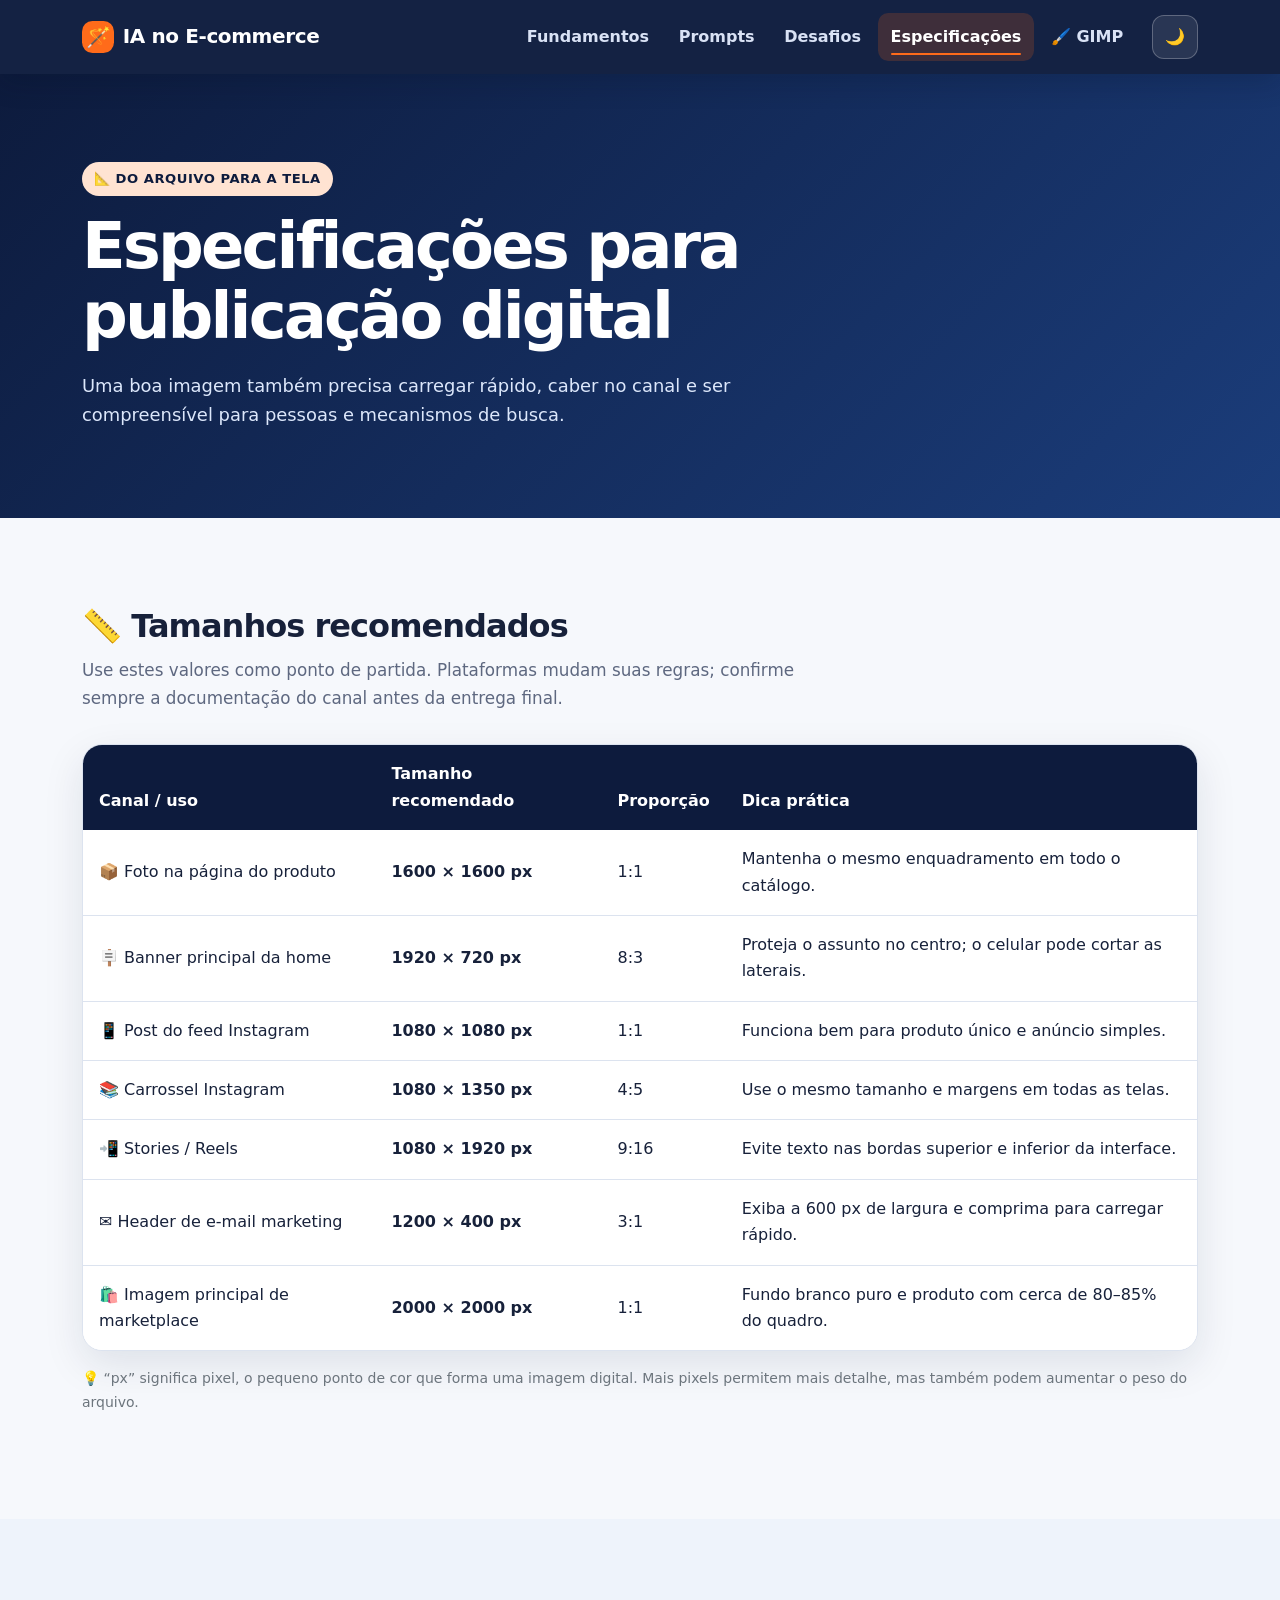
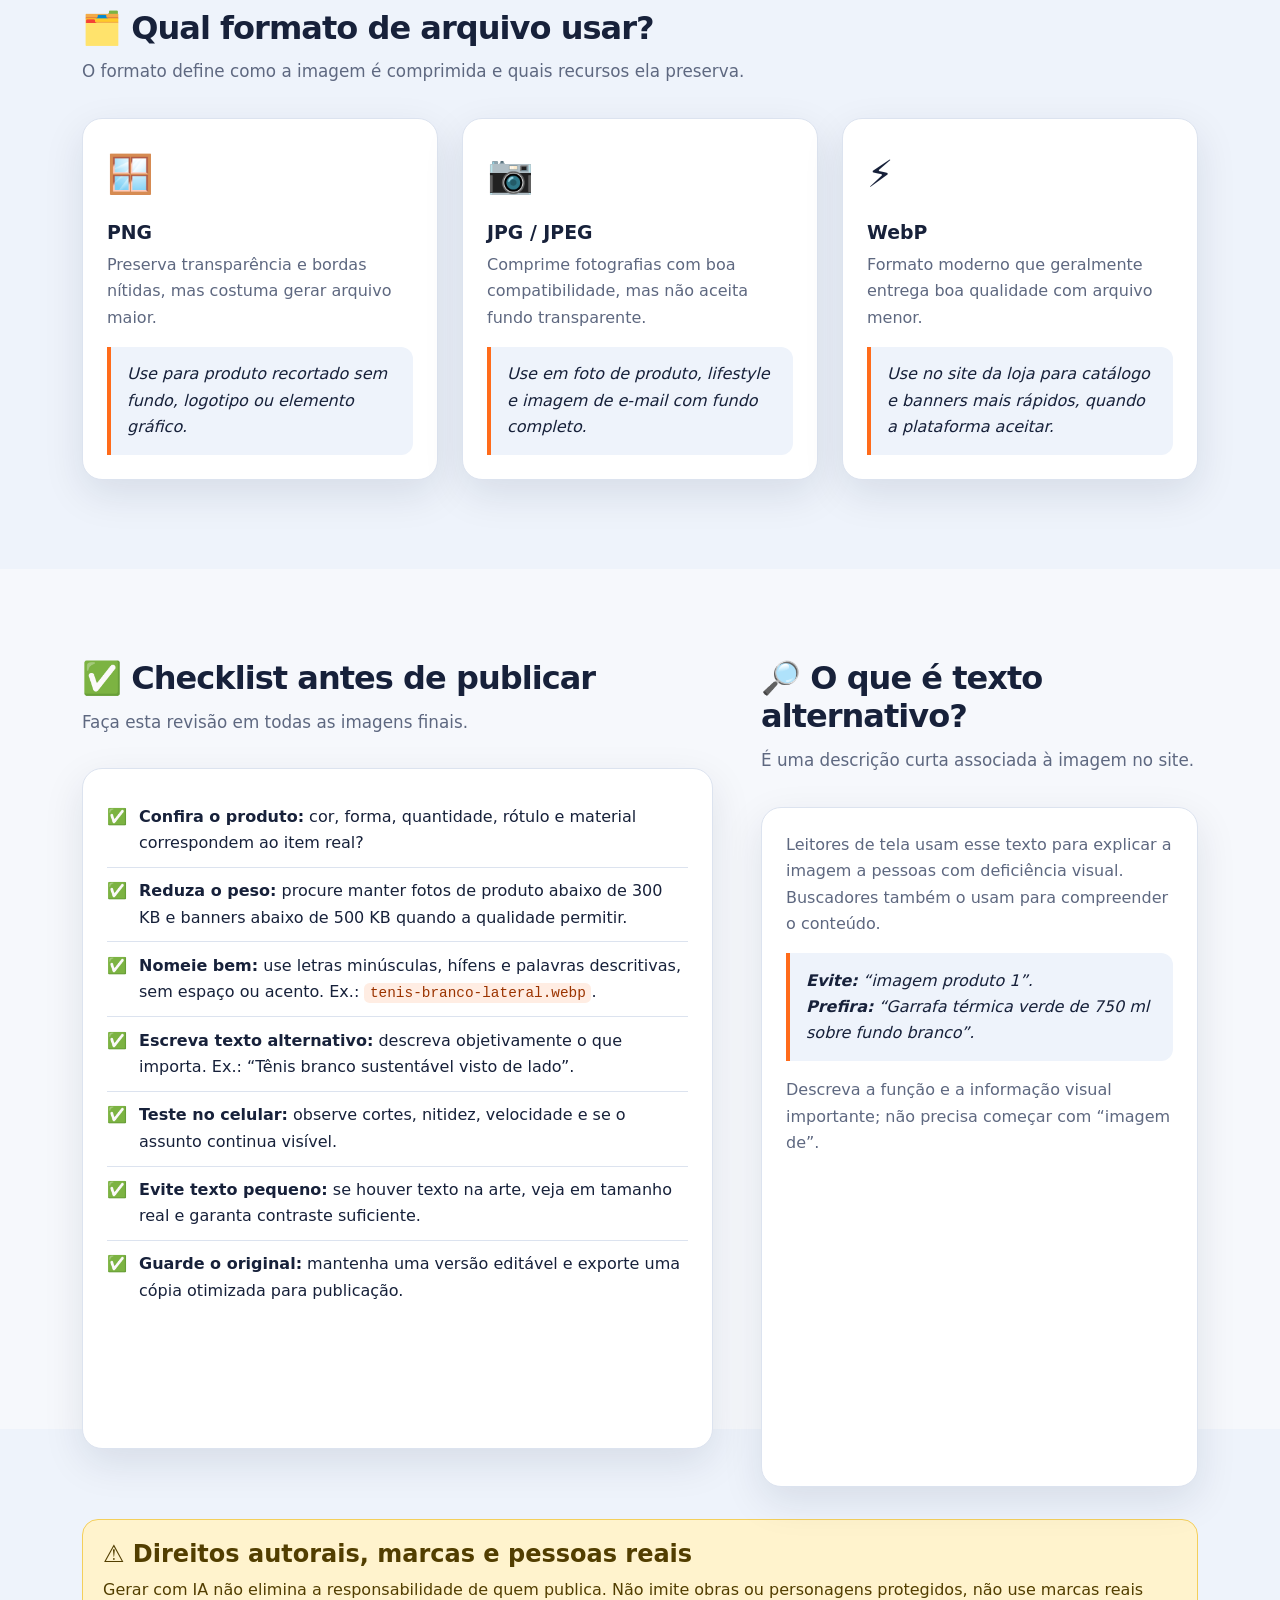
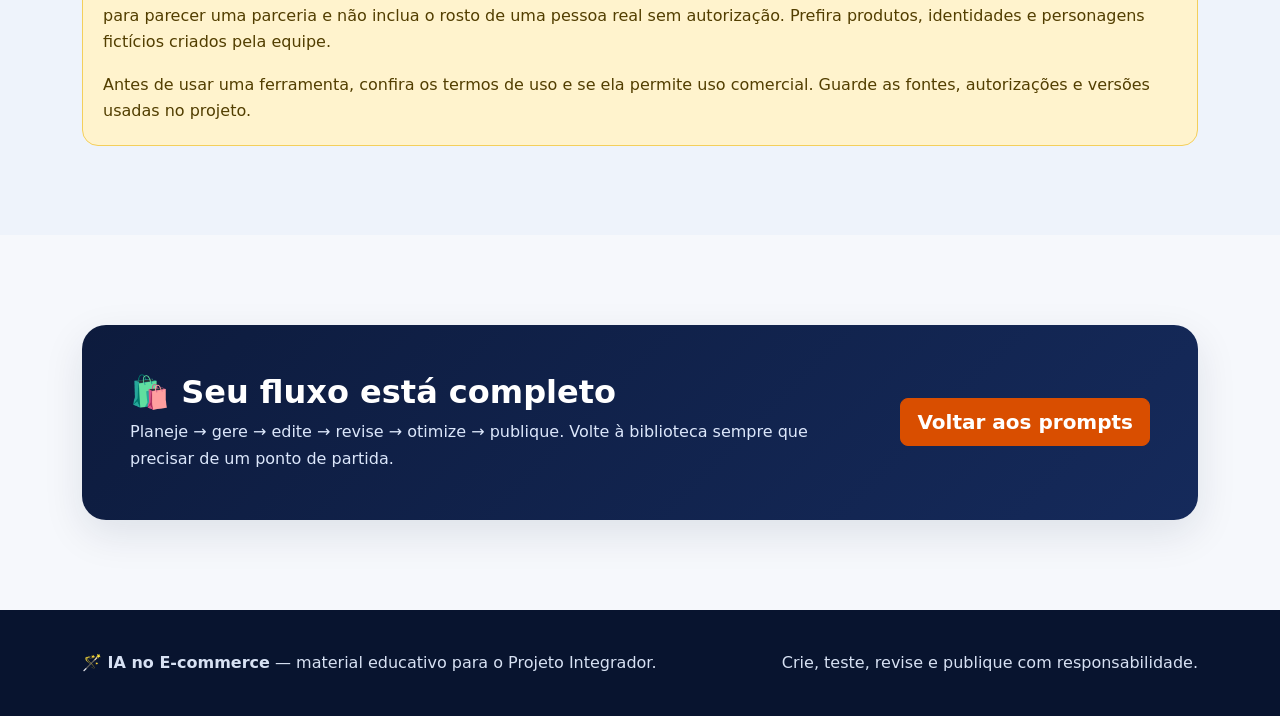
<file: especificacoes.html>
<!doctype html>
<html lang="pt-BR">
<head>
  <meta charset="utf-8"><meta name="viewport" content="width=device-width, initial-scale=1">
  <meta name="description" content="Tamanhos, formatos e checklist para publicar imagens em canais digitais de e-commerce.">
  <title>Especificações | IA no E-commerce</title>
  <script>document.documentElement.dataset.theme=localStorage.getItem('ia-ecommerce-theme')||'light';</script>
  <link href="https://cdn.jsdelivr.net/npm/bootstrap@5.3.3/dist/css/bootstrap.min.css" rel="stylesheet"><link rel="stylesheet" href="style.css">
</head>
<body>
  <a class="skip-link" href="#conteudo">Pular para o conteúdo</a>
  <nav class="navbar navbar-expand-lg navbar-dark fixed-top site-nav" aria-label="Navegação principal"><div class="container">
    <a class="navbar-brand" href="index.html" data-page="index.html"><span class="brand-mark">🪄</span> IA no E-commerce</a>
    <button class="navbar-toggler" type="button" data-bs-toggle="collapse" data-bs-target="#menuPrincipal" aria-controls="menuPrincipal" aria-expanded="false" aria-label="Abrir menu"><span class="navbar-toggler-icon"></span></button>
    <div class="collapse navbar-collapse" id="menuPrincipal"><ul class="navbar-nav ms-auto align-items-lg-center gap-lg-1">
      <li class="nav-item"><a class="nav-link" href="fundamentos.html" data-page="fundamentos.html">Fundamentos</a></li><li class="nav-item"><a class="nav-link" href="prompts.html" data-page="prompts.html">Prompts</a></li><li class="nav-item"><a class="nav-link" href="desafios.html" data-page="desafios.html">Desafios</a></li><li class="nav-item"><a class="nav-link" href="especificacoes.html" data-page="especificacoes.html">Especificações</a></li><li class="nav-item"><a class="nav-link" href="gimp.html" data-page="gimp.html">🖌️ GIMP</a></li>
    </ul><button class="theme-toggle ms-lg-3" type="button" data-theme-toggle aria-label="Ativar tema escuro">🌙</button></div>
  </div></nav>

  <main id="conteudo">
    <header class="page-header"><div class="container"><span class="eyebrow">📐 Do arquivo para a tela</span><h1>Especificações para publicação digital</h1><p>Uma boa imagem também precisa carregar rápido, caber no canal e ser compreensível para pessoas e mecanismos de busca.</p></div></header>

    <section class="section" aria-labelledby="tamanhos-title"><div class="container">
      <div class="section-heading"><h2 id="tamanhos-title">📏 Tamanhos recomendados</h2><p>Use estes valores como ponto de partida. Plataformas mudam suas regras; confirme sempre a documentação do canal antes da entrega final.</p></div>
      <div class="table-responsive table-wrap"><table class="table spec-table"><caption class="visually-hidden">Tamanhos recomendados de imagens para canais de e-commerce</caption><thead><tr><th scope="col">Canal / uso</th><th scope="col">Tamanho recomendado</th><th scope="col">Proporção</th><th scope="col">Dica prática</th></tr></thead><tbody>
        <tr><td>📦 Foto na página do produto</td><td><strong>1600 × 1600 px</strong></td><td>1:1</td><td>Mantenha o mesmo enquadramento em todo o catálogo.</td></tr>
        <tr><td>🪧 Banner principal da home</td><td><strong>1920 × 720 px</strong></td><td>8:3</td><td>Proteja o assunto no centro; o celular pode cortar as laterais.</td></tr>
        <tr><td>📱 Post do feed Instagram</td><td><strong>1080 × 1080 px</strong></td><td>1:1</td><td>Funciona bem para produto único e anúncio simples.</td></tr>
        <tr><td>📚 Carrossel Instagram</td><td><strong>1080 × 1350 px</strong></td><td>4:5</td><td>Use o mesmo tamanho e margens em todas as telas.</td></tr>
        <tr><td>📲 Stories / Reels</td><td><strong>1080 × 1920 px</strong></td><td>9:16</td><td>Evite texto nas bordas superior e inferior da interface.</td></tr>
        <tr><td>✉️ Header de e-mail marketing</td><td><strong>1200 × 400 px</strong></td><td>3:1</td><td>Exiba a 600 px de largura e comprima para carregar rápido.</td></tr>
        <tr><td>🛍️ Imagem principal de marketplace</td><td><strong>2000 × 2000 px</strong></td><td>1:1</td><td>Fundo branco puro e produto com cerca de 80–85% do quadro.</td></tr>
      </tbody></table></div>
      <p class="small text-secondary mt-3">💡 “px” significa pixel, o pequeno ponto de cor que forma uma imagem digital. Mais pixels permitem mais detalhe, mas também podem aumentar o peso do arquivo.</p>
    </div></section>

    <section class="section section-soft" aria-labelledby="formatos-title"><div class="container">
      <div class="section-heading"><h2 id="formatos-title">🗂️ Qual formato de arquivo usar?</h2><p>O formato define como a imagem é comprimida e quais recursos ela preserva.</p></div>
      <div class="row g-4">
        <div class="col-md-4"><article class="content-card"><span class="emoji">🪟</span><h3>PNG</h3><p>Preserva transparência e bordas nítidas, mas costuma gerar arquivo maior.</p><div class="example-box">Use para produto recortado sem fundo, logotipo ou elemento gráfico.</div></article></div>
        <div class="col-md-4"><article class="content-card"><span class="emoji">📷</span><h3>JPG / JPEG</h3><p>Comprime fotografias com boa compatibilidade, mas não aceita fundo transparente.</p><div class="example-box">Use em foto de produto, lifestyle e imagem de e-mail com fundo completo.</div></article></div>
        <div class="col-md-4"><article class="content-card"><span class="emoji">⚡</span><h3>WebP</h3><p>Formato moderno que geralmente entrega boa qualidade com arquivo menor.</p><div class="example-box">Use no site da loja para catálogo e banners mais rápidos, quando a plataforma aceitar.</div></article></div>
      </div>
    </div></section>

    <section class="section" aria-labelledby="checklist-title"><div class="container"><div class="row g-5">
      <div class="col-lg-7"><div class="section-heading"><h2 id="checklist-title">✅ Checklist antes de publicar</h2><p>Faça esta revisão em todas as imagens finais.</p></div><div class="content-card"><ul class="check-list">
        <li><strong>Confira o produto:</strong> cor, forma, quantidade, rótulo e material correspondem ao item real?</li>
        <li><strong>Reduza o peso:</strong> procure manter fotos de produto abaixo de 300 KB e banners abaixo de 500 KB quando a qualidade permitir.</li>
        <li><strong>Nomeie bem:</strong> use letras minúsculas, hífens e palavras descritivas, sem espaço ou acento. Ex.: <code>tenis-branco-lateral.webp</code>.</li>
        <li><strong>Escreva texto alternativo:</strong> descreva objetivamente o que importa. Ex.: “Tênis branco sustentável visto de lado”.</li>
        <li><strong>Teste no celular:</strong> observe cortes, nitidez, velocidade e se o assunto continua visível.</li>
        <li><strong>Evite texto pequeno:</strong> se houver texto na arte, veja em tamanho real e garanta contraste suficiente.</li>
        <li><strong>Guarde o original:</strong> mantenha uma versão editável e exporte uma cópia otimizada para publicação.</li>
      </ul></div></div>
      <div class="col-lg-5"><div class="section-heading"><h2>🔎 O que é texto alternativo?</h2><p>É uma descrição curta associada à imagem no site.</p></div><div class="content-card"><p>Leitores de tela usam esse texto para explicar a imagem a pessoas com deficiência visual. Buscadores também o usam para compreender o conteúdo.</p><div class="example-box"><strong>Evite:</strong> “imagem produto 1”.<br><strong>Prefira:</strong> “Garrafa térmica verde de 750 ml sobre fundo branco”.</div><p class="mt-3 mb-0">Descreva a função e a informação visual importante; não precisa começar com “imagem de”.</p></div></div>
    </div></div></section>

    <section class="section section-soft" aria-labelledby="direitos-title"><div class="container">
      <div class="notice"><h2 class="h4 fw-bold" id="direitos-title">⚠️ Direitos autorais, marcas e pessoas reais</h2><p>Gerar com IA não elimina a responsabilidade de quem publica. Não imite obras ou personagens protegidos, não use marcas reais para parecer uma parceria e não inclua o rosto de uma pessoa real sem autorização. Prefira produtos, identidades e personagens fictícios criados pela equipe.</p><p class="mb-0">Antes de usar uma ferramenta, confira os termos de uso e se ela permite uso comercial. Guarde as fontes, autorizações e versões usadas no projeto.</p></div>
    </div></section>

    <section class="section"><div class="container"><div class="callout p-4 p-md-5 d-md-flex align-items-center justify-content-between gap-4"><div><h2 class="fw-bold">🛍️ Seu fluxo está completo</h2><p class="mb-md-0">Planeje → gere → edite → revise → otimize → publique. Volte à biblioteca sempre que precisar de um ponto de partida.</p></div><a class="btn btn-orange btn-lg flex-shrink-0" href="prompts.html">Voltar aos prompts</a></div></div></section>
  </main>
  <footer class="site-footer"><div class="container d-md-flex justify-content-between gap-3"><p class="mb-2 mb-md-0"><strong>🪄 IA no E-commerce</strong> — material educativo para o Projeto Integrador.</p><p class="mb-0">Crie, teste, revise e publique com responsabilidade.</p></div></footer>
  <div class="toast-copy" role="status" aria-live="polite" data-copy-toast></div><script src="https://cdn.jsdelivr.net/npm/bootstrap@5.3.3/dist/js/bootstrap.bundle.min.js"></script><script src="script.js"></script>
</body>
</html>
</file>
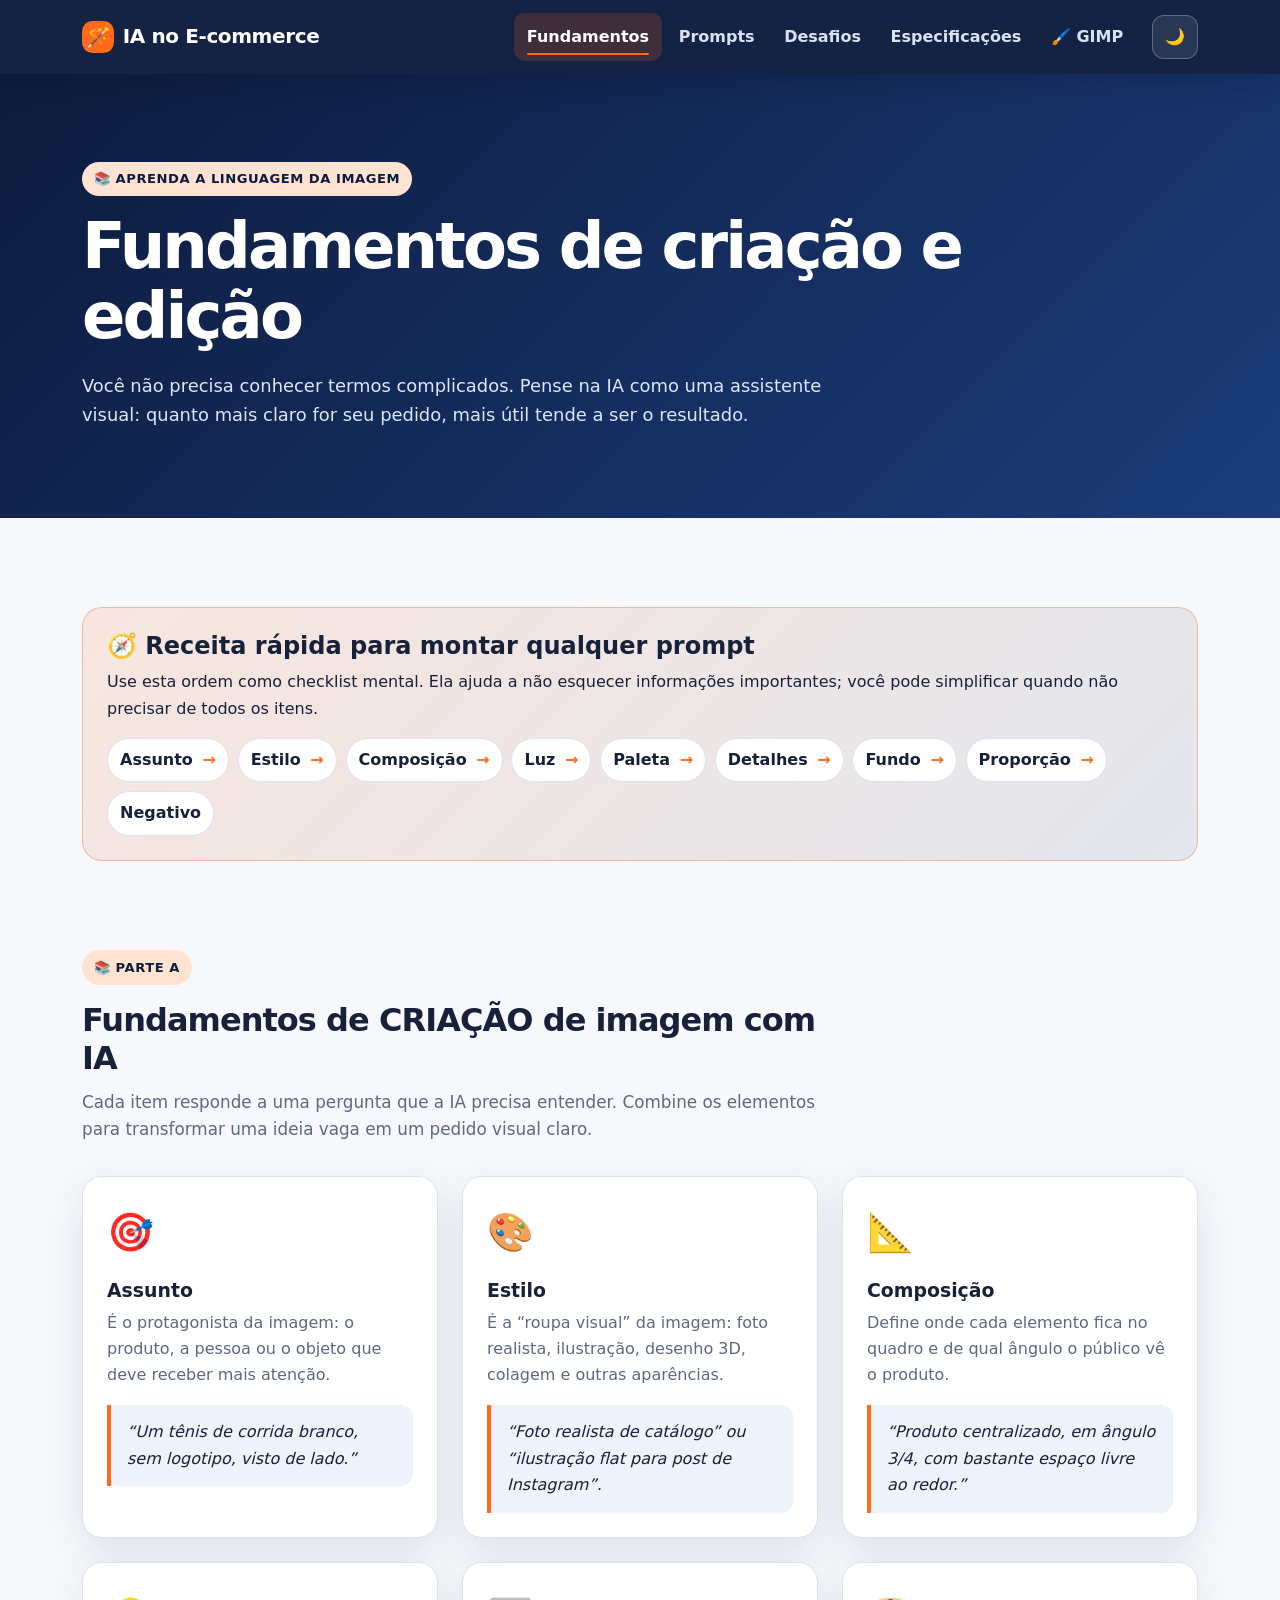
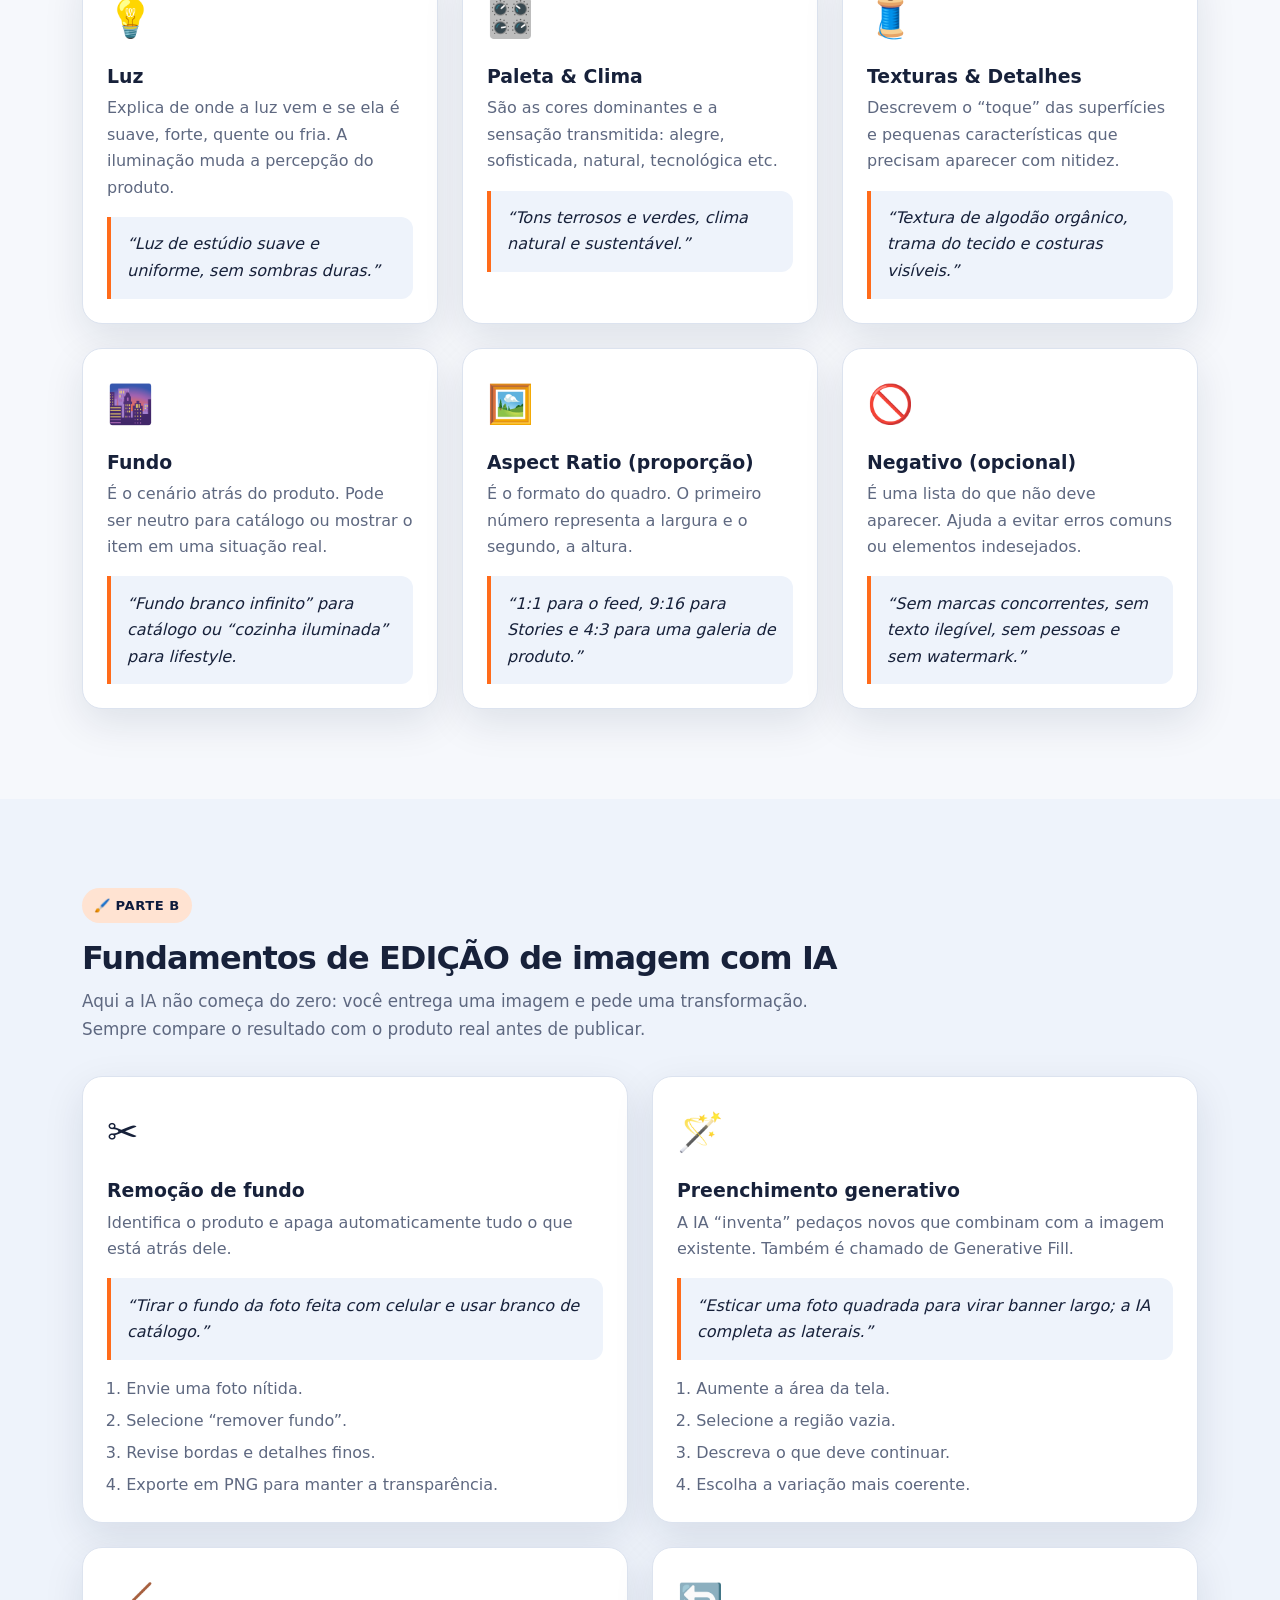
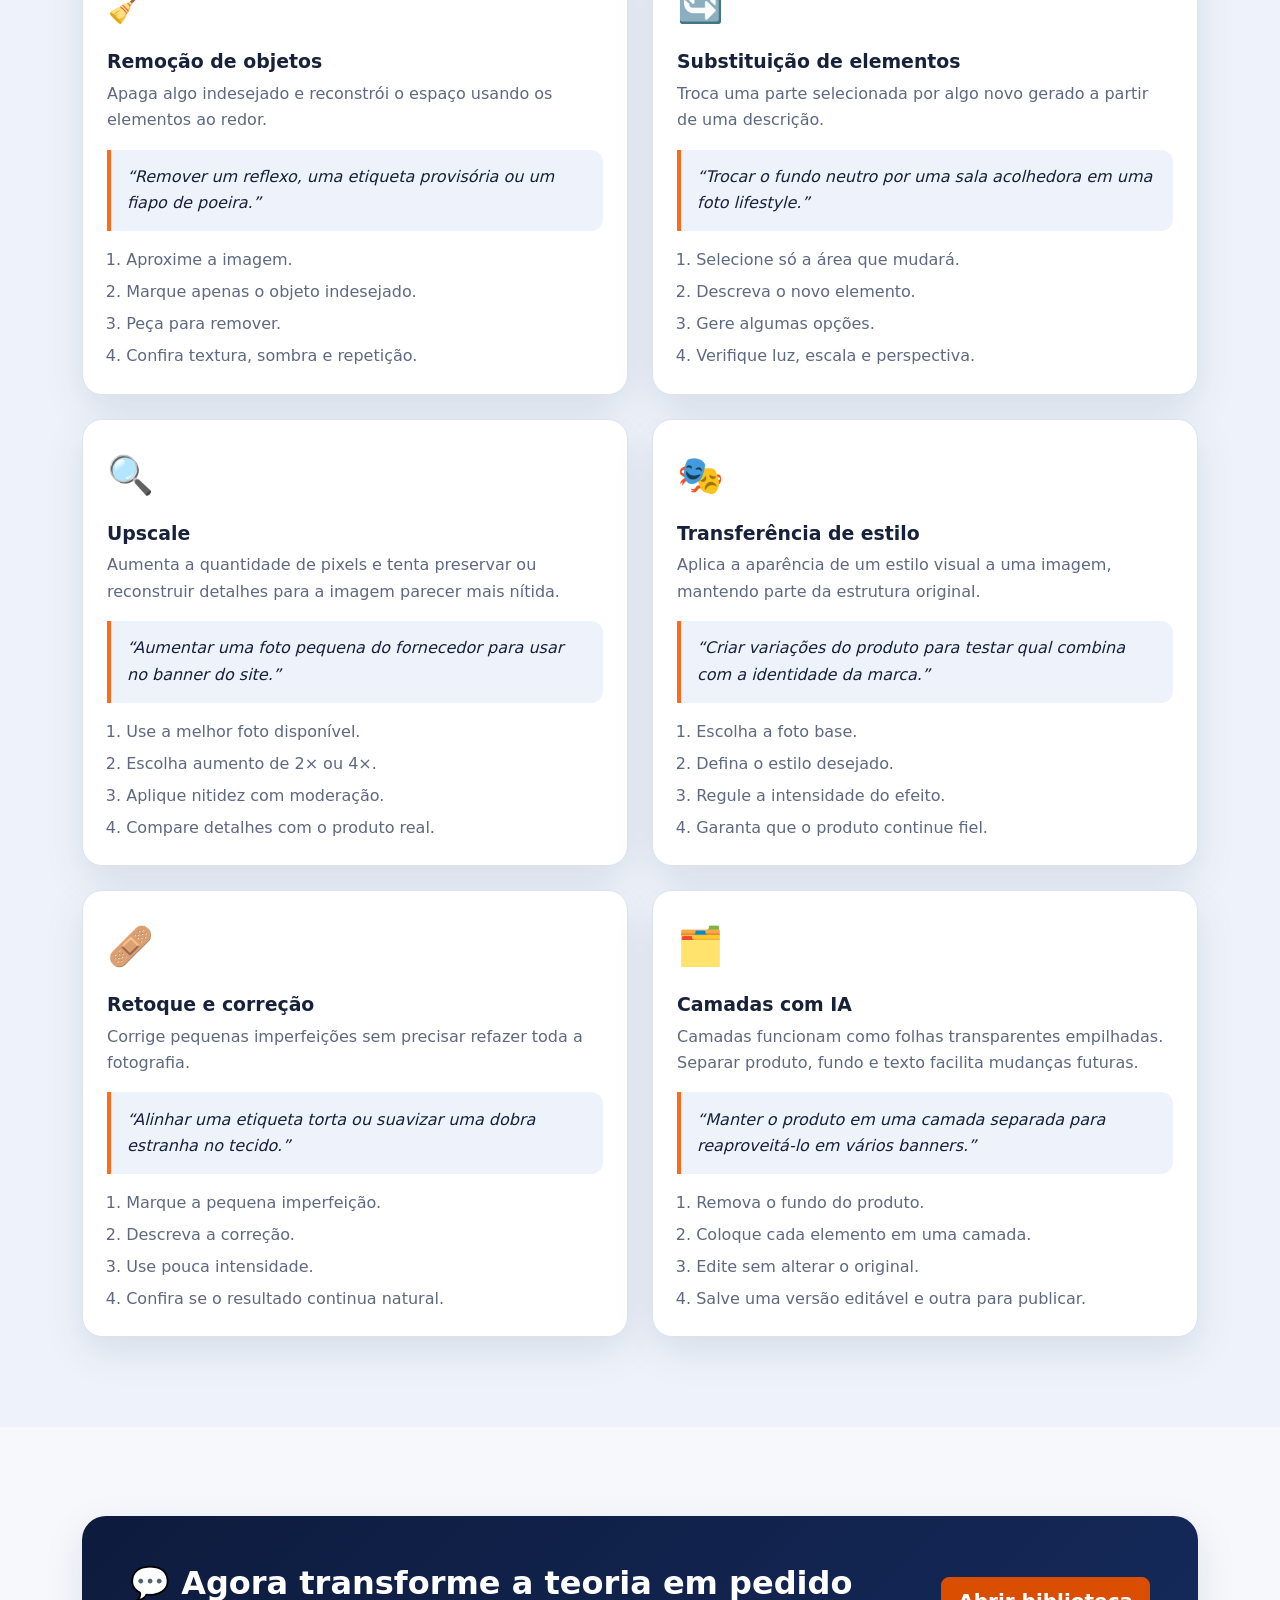
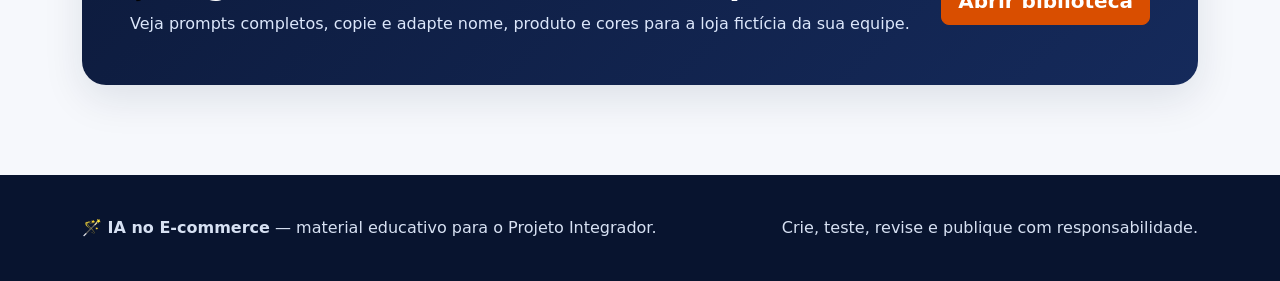
<file: fundamentos.html>
<!doctype html>
<html lang="pt-BR">
<head>
  <meta charset="utf-8">
  <meta name="viewport" content="width=device-width, initial-scale=1">
  <meta name="description" content="Fundamentos de criação e edição de imagens com IA para lojas virtuais.">
  <title>Fundamentos | IA no E-commerce</title>
  <script>document.documentElement.dataset.theme=localStorage.getItem('ia-ecommerce-theme')||'light';</script>
  <link href="https://cdn.jsdelivr.net/npm/bootstrap@5.3.3/dist/css/bootstrap.min.css" rel="stylesheet">
  <link rel="stylesheet" href="style.css">
</head>
<body>
  <a class="skip-link" href="#conteudo">Pular para o conteúdo</a>
  <nav class="navbar navbar-expand-lg navbar-dark fixed-top site-nav" aria-label="Navegação principal">
    <div class="container">
      <a class="navbar-brand" href="index.html" data-page="index.html"><span class="brand-mark">🪄</span> IA no E-commerce</a>
      <button class="navbar-toggler" type="button" data-bs-toggle="collapse" data-bs-target="#menuPrincipal" aria-controls="menuPrincipal" aria-expanded="false" aria-label="Abrir menu"><span class="navbar-toggler-icon"></span></button>
      <div class="collapse navbar-collapse" id="menuPrincipal">
        <ul class="navbar-nav ms-auto align-items-lg-center gap-lg-1">
          <li class="nav-item"><a class="nav-link" href="fundamentos.html" data-page="fundamentos.html">Fundamentos</a></li>
          <li class="nav-item"><a class="nav-link" href="prompts.html" data-page="prompts.html">Prompts</a></li>
          <li class="nav-item"><a class="nav-link" href="desafios.html" data-page="desafios.html">Desafios</a></li>
          <li class="nav-item"><a class="nav-link" href="especificacoes.html" data-page="especificacoes.html">Especificações</a></li>
          <li class="nav-item"><a class="nav-link" href="gimp.html" data-page="gimp.html">🖌️ GIMP</a></li>
        </ul>
        <button class="theme-toggle ms-lg-3" type="button" data-theme-toggle aria-label="Ativar tema escuro">🌙</button>
      </div>
    </div>
  </nav>

  <main id="conteudo">
    <header class="page-header">
      <div class="container"><span class="eyebrow">📚 Aprenda a linguagem da imagem</span><h1>Fundamentos de criação e edição</h1><p>Você não precisa conhecer termos complicados. Pense na IA como uma assistente visual: quanto mais claro for seu pedido, mais útil tende a ser o resultado.</p></div>
    </header>

    <section class="section pb-0">
      <div class="container">
        <div class="recipe">
          <h2 class="h4 fw-bold">🧭 Receita rápida para montar qualquer prompt</h2>
          <p class="mb-0">Use esta ordem como checklist mental. Ela ajuda a não esquecer informações importantes; você pode simplificar quando não precisar de todos os itens.</p>
          <ol class="recipe-flow" aria-label="Ordem sugerida para um prompt">
            <li>Assunto</li><li>Estilo</li><li>Composição</li><li>Luz</li><li>Paleta</li><li>Detalhes</li><li>Fundo</li><li>Proporção</li><li>Negativo</li>
          </ol>
        </div>
      </div>
    </section>

    <section class="section" aria-labelledby="criacao-title">
      <div class="container">
        <div class="section-heading"><span class="eyebrow">📚 Parte A</span><h2 id="criacao-title">Fundamentos de CRIAÇÃO de imagem com IA</h2><p>Cada item responde a uma pergunta que a IA precisa entender. Combine os elementos para transformar uma ideia vaga em um pedido visual claro.</p></div>
        <div class="row g-4">
          <div class="col-md-6 col-xl-4"><article class="content-card"><span class="emoji">🎯</span><h3>Assunto</h3><p>É o protagonista da imagem: o produto, a pessoa ou o objeto que deve receber mais atenção.</p><div class="example-box">“Um tênis de corrida branco, sem logotipo, visto de lado.”</div></article></div>
          <div class="col-md-6 col-xl-4"><article class="content-card"><span class="emoji">🎨</span><h3>Estilo</h3><p>É a “roupa visual” da imagem: foto realista, ilustração, desenho 3D, colagem e outras aparências.</p><div class="example-box">“Foto realista de catálogo” ou “ilustração flat para post de Instagram”.</div></article></div>
          <div class="col-md-6 col-xl-4"><article class="content-card"><span class="emoji">📐</span><h3>Composição</h3><p>Define onde cada elemento fica no quadro e de qual ângulo o público vê o produto.</p><div class="example-box">“Produto centralizado, em ângulo 3/4, com bastante espaço livre ao redor.”</div></article></div>
          <div class="col-md-6 col-xl-4"><article class="content-card"><span class="emoji">💡</span><h3>Luz</h3><p>Explica de onde a luz vem e se ela é suave, forte, quente ou fria. A iluminação muda a percepção do produto.</p><div class="example-box">“Luz de estúdio suave e uniforme, sem sombras duras.”</div></article></div>
          <div class="col-md-6 col-xl-4"><article class="content-card"><span class="emoji">🎛️</span><h3>Paleta &amp; Clima</h3><p>São as cores dominantes e a sensação transmitida: alegre, sofisticada, natural, tecnológica etc.</p><div class="example-box">“Tons terrosos e verdes, clima natural e sustentável.”</div></article></div>
          <div class="col-md-6 col-xl-4"><article class="content-card"><span class="emoji">🧵</span><h3>Texturas &amp; Detalhes</h3><p>Descrevem o “toque” das superfícies e pequenas características que precisam aparecer com nitidez.</p><div class="example-box">“Textura de algodão orgânico, trama do tecido e costuras visíveis.”</div></article></div>
          <div class="col-md-6 col-xl-4"><article class="content-card"><span class="emoji">🌆</span><h3>Fundo</h3><p>É o cenário atrás do produto. Pode ser neutro para catálogo ou mostrar o item em uma situação real.</p><div class="example-box">“Fundo branco infinito” para catálogo ou “cozinha iluminada” para lifestyle.</div></article></div>
          <div class="col-md-6 col-xl-4"><article class="content-card"><span class="emoji">🖼️</span><h3>Aspect Ratio (proporção)</h3><p>É o formato do quadro. O primeiro número representa a largura e o segundo, a altura.</p><div class="example-box">“1:1 para o feed, 9:16 para Stories e 4:3 para uma galeria de produto.”</div></article></div>
          <div class="col-md-6 col-xl-4"><article class="content-card"><span class="emoji">🚫</span><h3>Negativo (opcional)</h3><p>É uma lista do que não deve aparecer. Ajuda a evitar erros comuns ou elementos indesejados.</p><div class="example-box">“Sem marcas concorrentes, sem texto ilegível, sem pessoas e sem watermark.”</div></article></div>
        </div>
      </div>
    </section>

    <section class="section section-soft" aria-labelledby="edicao-title">
      <div class="container">
        <div class="section-heading"><span class="eyebrow">🖌️ Parte B</span><h2 id="edicao-title">Fundamentos de EDIÇÃO de imagem com IA</h2><p>Aqui a IA não começa do zero: você entrega uma imagem e pede uma transformação. Sempre compare o resultado com o produto real antes de publicar.</p></div>
        <div class="row g-4">
          <div class="col-md-6"><article class="content-card"><span class="emoji">✂️</span><h3>Remoção de fundo</h3><p>Identifica o produto e apaga automaticamente tudo o que está atrás dele.</p><div class="example-box">“Tirar o fundo da foto feita com celular e usar branco de catálogo.”</div><ol class="mini-steps"><li>Envie uma foto nítida.</li><li>Selecione “remover fundo”.</li><li>Revise bordas e detalhes finos.</li><li>Exporte em PNG para manter a transparência.</li></ol></article></div>
          <div class="col-md-6"><article class="content-card"><span class="emoji">🪄</span><h3>Preenchimento generativo</h3><p>A IA “inventa” pedaços novos que combinam com a imagem existente. Também é chamado de Generative Fill.</p><div class="example-box">“Esticar uma foto quadrada para virar banner largo; a IA completa as laterais.”</div><ol class="mini-steps"><li>Aumente a área da tela.</li><li>Selecione a região vazia.</li><li>Descreva o que deve continuar.</li><li>Escolha a variação mais coerente.</li></ol></article></div>
          <div class="col-md-6"><article class="content-card"><span class="emoji">🧹</span><h3>Remoção de objetos</h3><p>Apaga algo indesejado e reconstrói o espaço usando os elementos ao redor.</p><div class="example-box">“Remover um reflexo, uma etiqueta provisória ou um fiapo de poeira.”</div><ol class="mini-steps"><li>Aproxime a imagem.</li><li>Marque apenas o objeto indesejado.</li><li>Peça para remover.</li><li>Confira textura, sombra e repetição.</li></ol></article></div>
          <div class="col-md-6"><article class="content-card"><span class="emoji">🔄</span><h3>Substituição de elementos</h3><p>Troca uma parte selecionada por algo novo gerado a partir de uma descrição.</p><div class="example-box">“Trocar o fundo neutro por uma sala acolhedora em uma foto lifestyle.”</div><ol class="mini-steps"><li>Selecione só a área que mudará.</li><li>Descreva o novo elemento.</li><li>Gere algumas opções.</li><li>Verifique luz, escala e perspectiva.</li></ol></article></div>
          <div class="col-md-6"><article class="content-card"><span class="emoji">🔍</span><h3>Upscale</h3><p>Aumenta a quantidade de pixels e tenta preservar ou reconstruir detalhes para a imagem parecer mais nítida.</p><div class="example-box">“Aumentar uma foto pequena do fornecedor para usar no banner do site.”</div><ol class="mini-steps"><li>Use a melhor foto disponível.</li><li>Escolha aumento de 2× ou 4×.</li><li>Aplique nitidez com moderação.</li><li>Compare detalhes com o produto real.</li></ol></article></div>
          <div class="col-md-6"><article class="content-card"><span class="emoji">🎭</span><h3>Transferência de estilo</h3><p>Aplica a aparência de um estilo visual a uma imagem, mantendo parte da estrutura original.</p><div class="example-box">“Criar variações do produto para testar qual combina com a identidade da marca.”</div><ol class="mini-steps"><li>Escolha a foto base.</li><li>Defina o estilo desejado.</li><li>Regule a intensidade do efeito.</li><li>Garanta que o produto continue fiel.</li></ol></article></div>
          <div class="col-md-6"><article class="content-card"><span class="emoji">🩹</span><h3>Retoque e correção</h3><p>Corrige pequenas imperfeições sem precisar refazer toda a fotografia.</p><div class="example-box">“Alinhar uma etiqueta torta ou suavizar uma dobra estranha no tecido.”</div><ol class="mini-steps"><li>Marque a pequena imperfeição.</li><li>Descreva a correção.</li><li>Use pouca intensidade.</li><li>Confira se o resultado continua natural.</li></ol></article></div>
          <div class="col-md-6"><article class="content-card"><span class="emoji">🗂️</span><h3>Camadas com IA</h3><p>Camadas funcionam como folhas transparentes empilhadas. Separar produto, fundo e texto facilita mudanças futuras.</p><div class="example-box">“Manter o produto em uma camada separada para reaproveitá-lo em vários banners.”</div><ol class="mini-steps"><li>Remova o fundo do produto.</li><li>Coloque cada elemento em uma camada.</li><li>Edite sem alterar o original.</li><li>Salve uma versão editável e outra para publicar.</li></ol></article></div>
        </div>
      </div>
    </section>

    <section class="section"><div class="container"><div class="callout p-4 p-md-5 d-md-flex align-items-center justify-content-between gap-4"><div><h2 class="fw-bold">💬 Agora transforme a teoria em pedido</h2><p class="mb-md-0">Veja prompts completos, copie e adapte nome, produto e cores para a loja fictícia da sua equipe.</p></div><a class="btn btn-orange btn-lg flex-shrink-0" href="prompts.html">Abrir biblioteca</a></div></div></section>
  </main>

  <footer class="site-footer"><div class="container d-md-flex justify-content-between gap-3"><p class="mb-2 mb-md-0"><strong>🪄 IA no E-commerce</strong> — material educativo para o Projeto Integrador.</p><p class="mb-0">Crie, teste, revise e publique com responsabilidade.</p></div></footer>
  <div class="toast-copy" role="status" aria-live="polite" data-copy-toast></div>
  <script src="https://cdn.jsdelivr.net/npm/bootstrap@5.3.3/dist/js/bootstrap.bundle.min.js"></script><script src="script.js"></script>
</body>
</html>
</file>
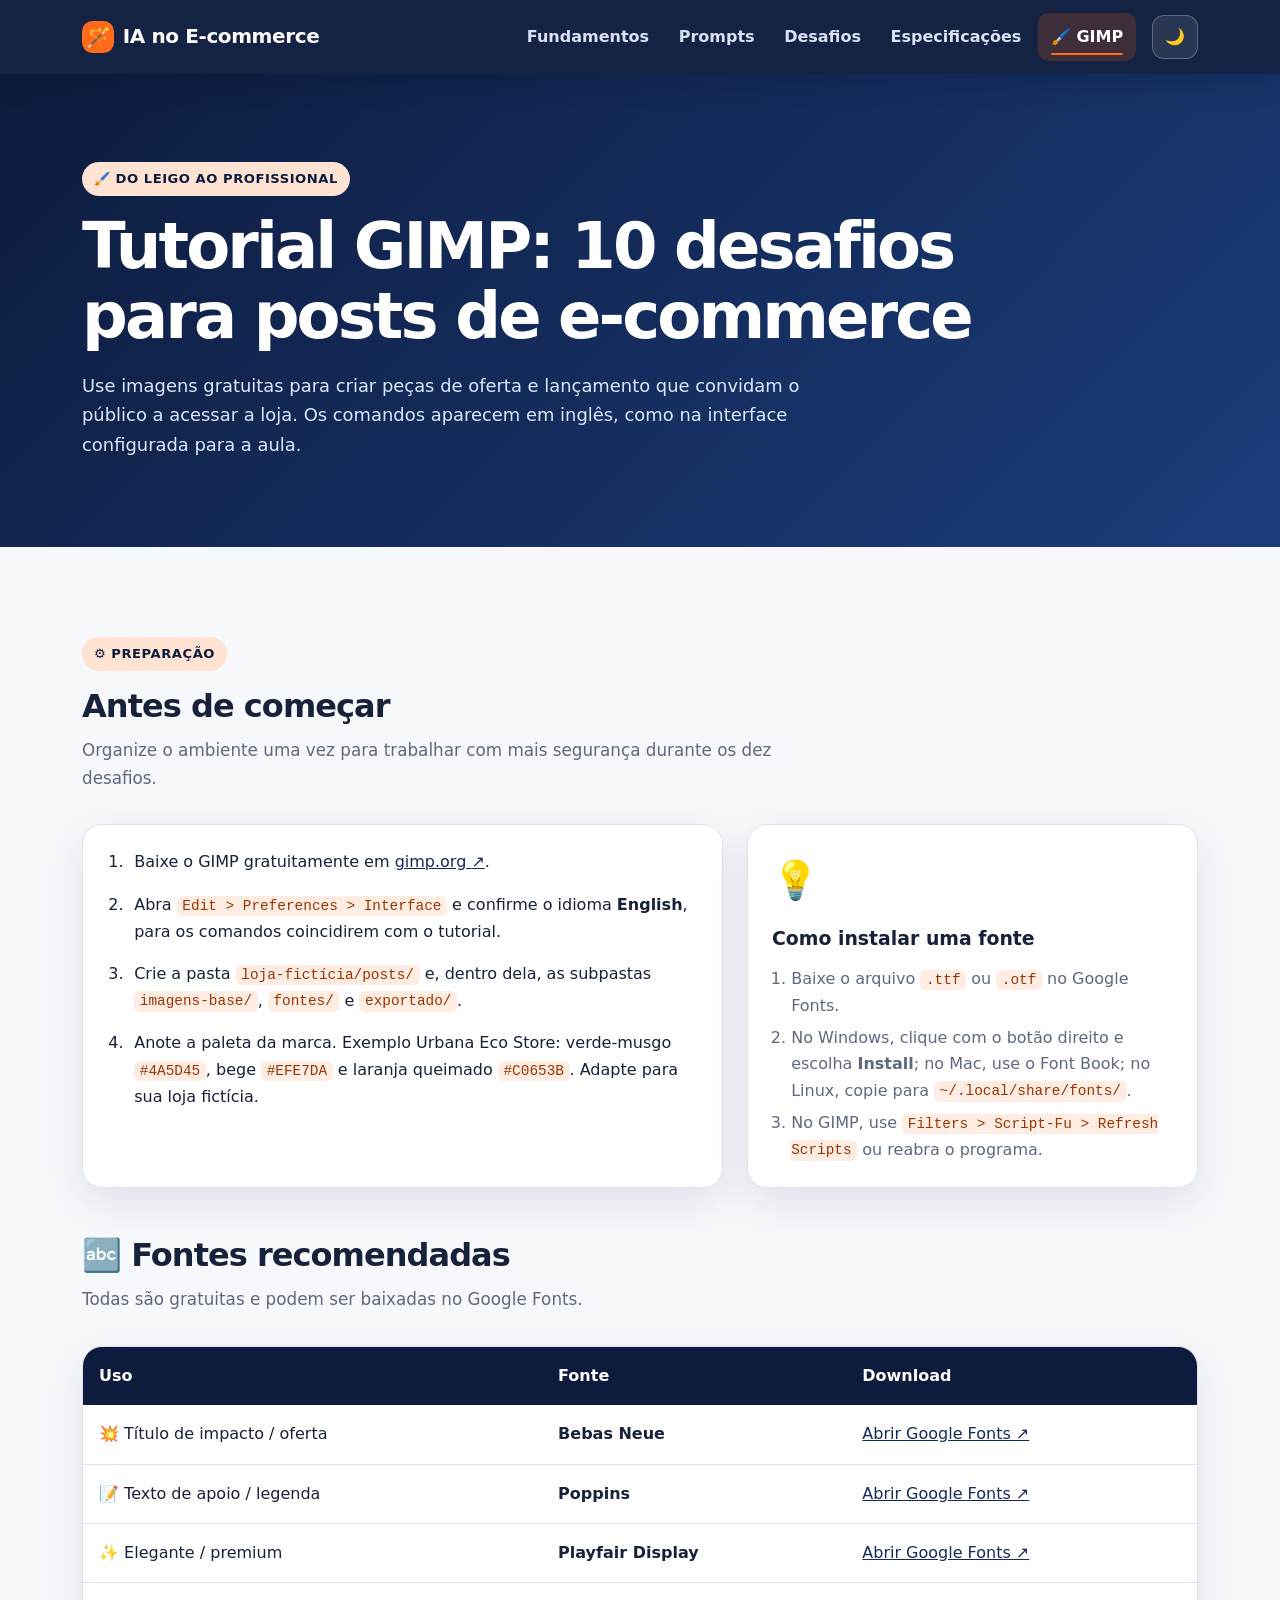
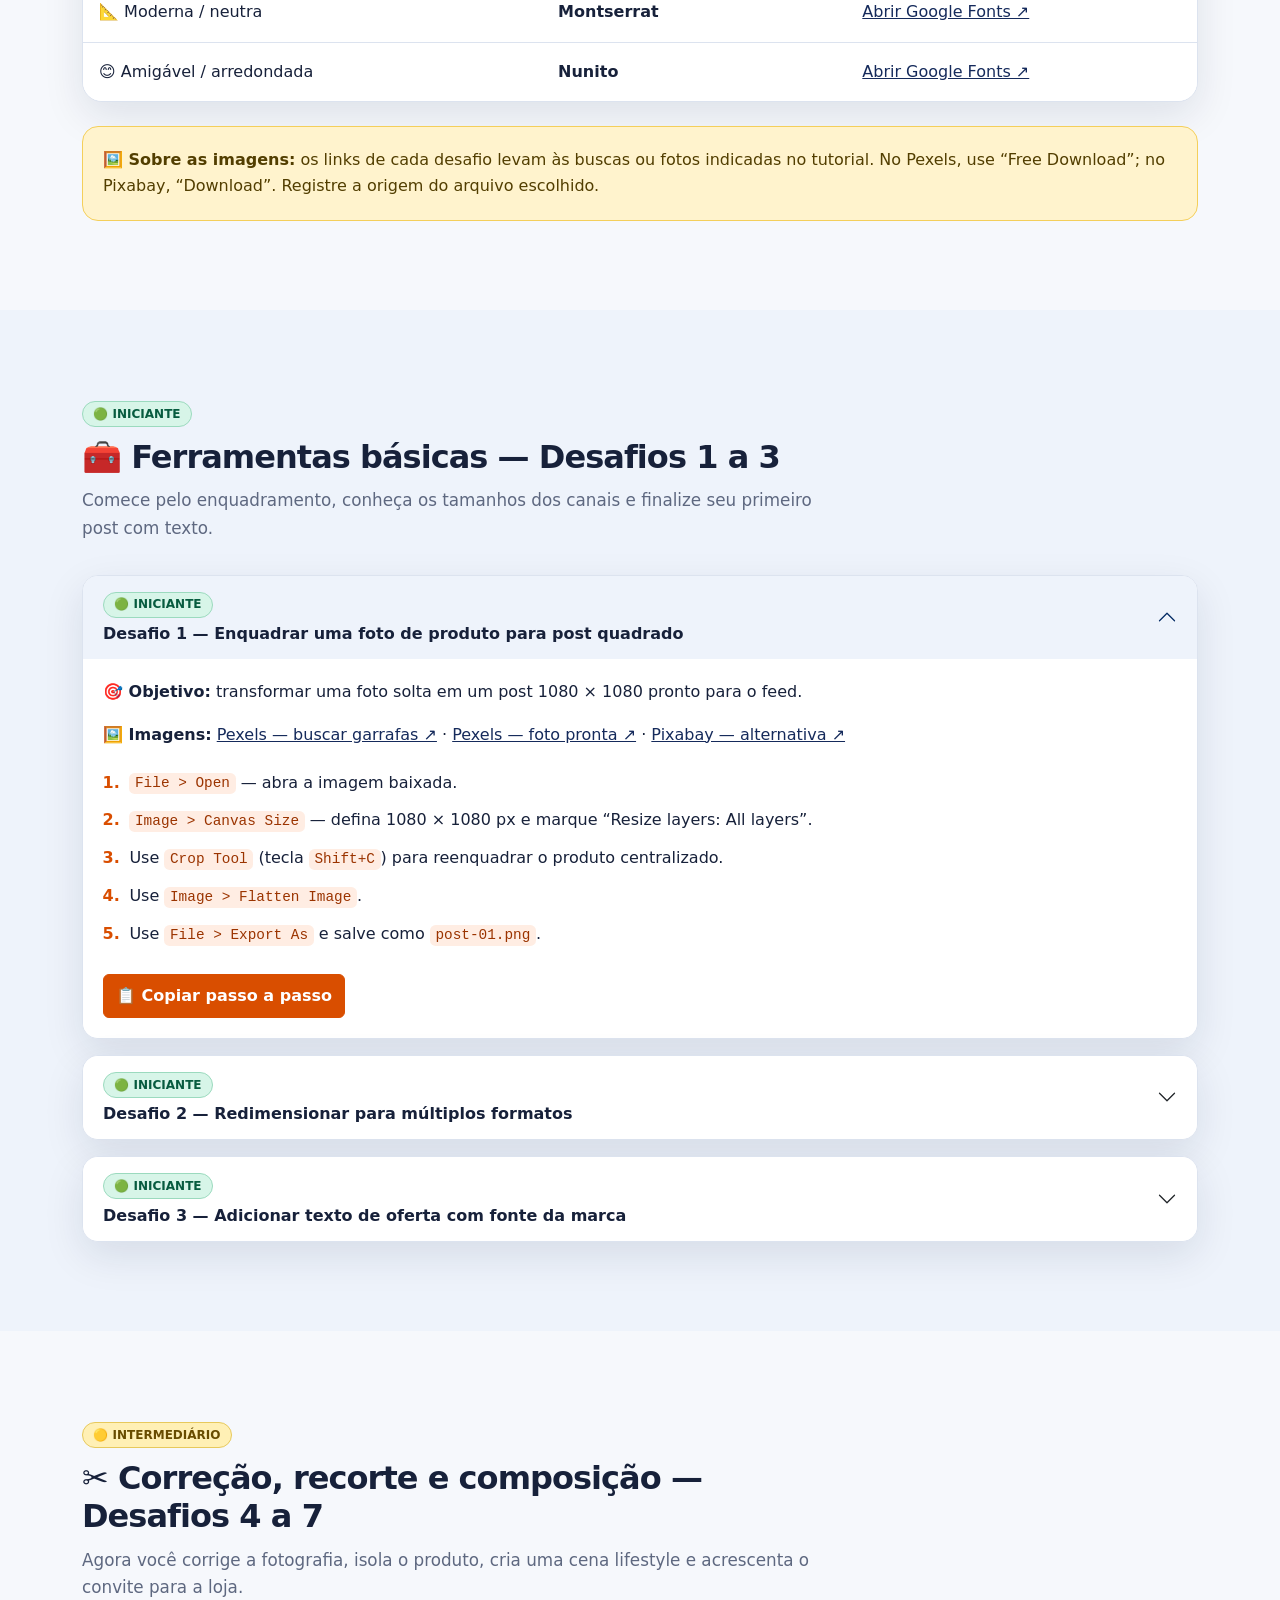
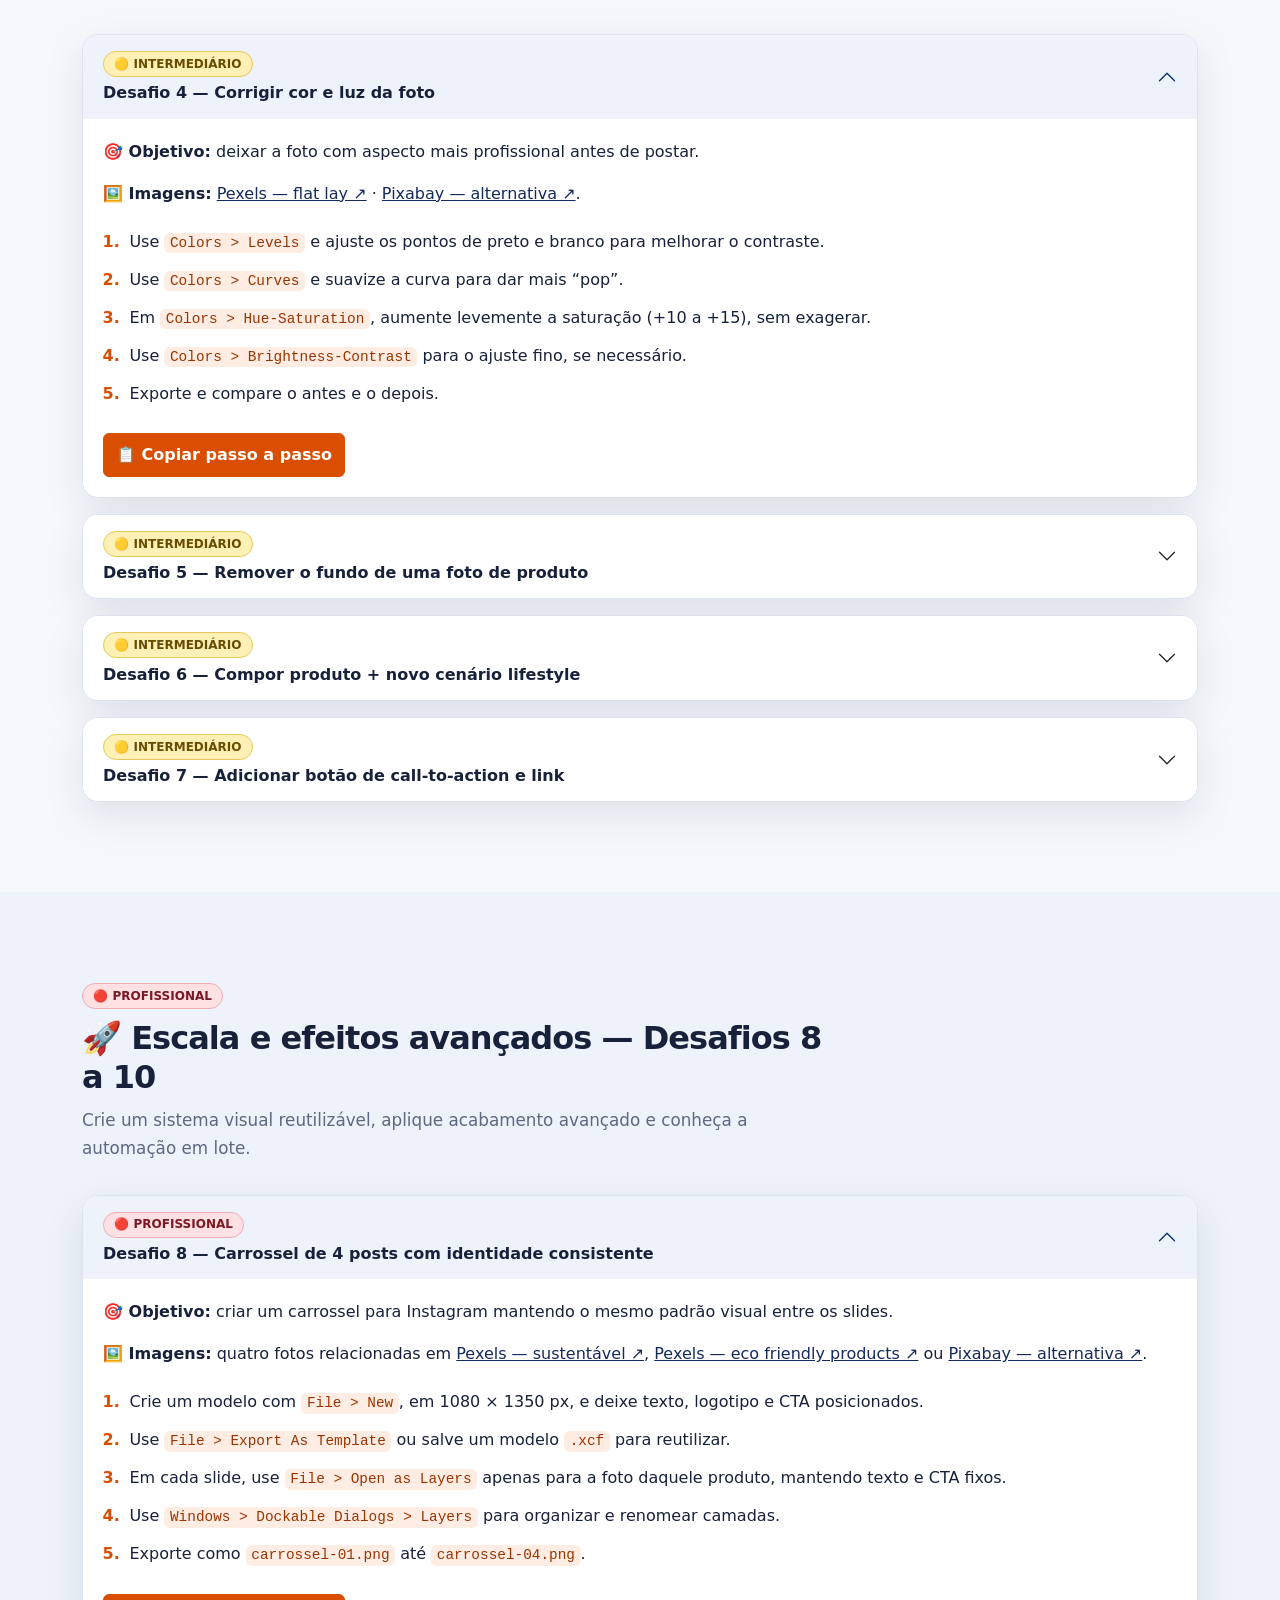
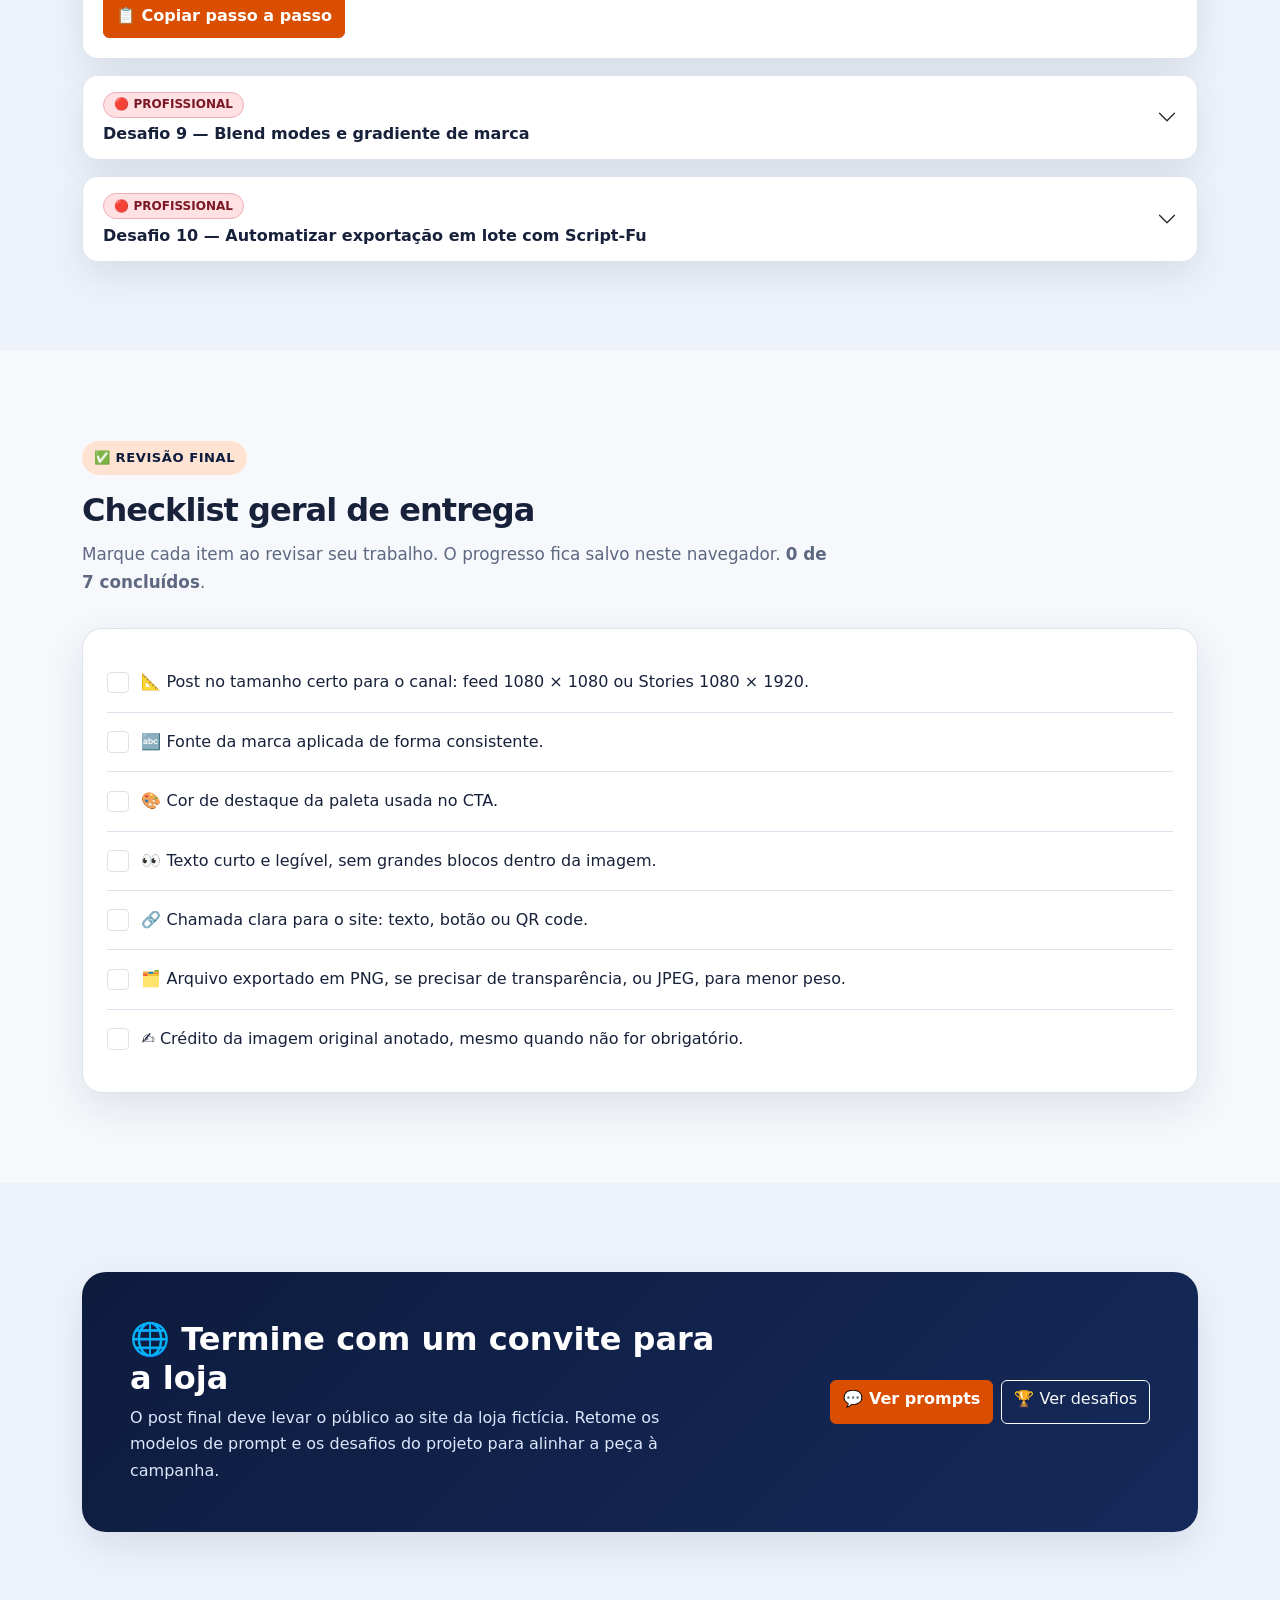
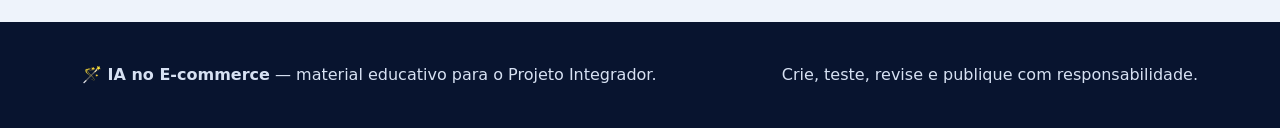
<file: gimp.html>
<!doctype html>
<html lang="pt-BR">
<head>
  <meta charset="utf-8">
  <meta name="viewport" content="width=device-width, initial-scale=1">
  <meta name="description" content="Tutorial prático de GIMP com 10 desafios para criar posts de e-commerce.">
  <title>Tutorial GIMP | IA no E-commerce</title>
  <script>document.documentElement.dataset.theme=localStorage.getItem('ia-ecommerce-theme')||'light';</script>
  <link href="https://cdn.jsdelivr.net/npm/bootstrap@5.3.3/dist/css/bootstrap.min.css" rel="stylesheet">
  <link rel="stylesheet" href="style.css">
</head>
<body>
  <a class="skip-link" href="#conteudo">Pular para o conteúdo</a>
  <nav class="navbar navbar-expand-lg navbar-dark fixed-top site-nav" aria-label="Navegação principal">
    <div class="container">
      <a class="navbar-brand" href="index.html" data-page="index.html"><span class="brand-mark">🪄</span> IA no E-commerce</a>
      <button class="navbar-toggler" type="button" data-bs-toggle="collapse" data-bs-target="#menuPrincipal" aria-controls="menuPrincipal" aria-expanded="false" aria-label="Abrir menu"><span class="navbar-toggler-icon"></span></button>
      <div class="collapse navbar-collapse" id="menuPrincipal">
        <ul class="navbar-nav ms-auto align-items-lg-center gap-lg-1">
          <li class="nav-item"><a class="nav-link" href="fundamentos.html" data-page="fundamentos.html">Fundamentos</a></li>
          <li class="nav-item"><a class="nav-link" href="prompts.html" data-page="prompts.html">Prompts</a></li>
          <li class="nav-item"><a class="nav-link" href="desafios.html" data-page="desafios.html">Desafios</a></li>
          <li class="nav-item"><a class="nav-link" href="especificacoes.html" data-page="especificacoes.html">Especificações</a></li>
          <li class="nav-item"><a class="nav-link" href="gimp.html" data-page="gimp.html">🖌️ GIMP</a></li>
        </ul>
        <button class="theme-toggle ms-lg-3" type="button" data-theme-toggle aria-label="Ativar tema escuro">🌙</button>
      </div>
    </div>
  </nav>

  <main id="conteudo">
    <header class="page-header">
      <div class="container"><span class="eyebrow">🖌️ Do leigo ao profissional</span><h1>Tutorial GIMP: 10 desafios para posts de e-commerce</h1><p>Use imagens gratuitas para criar peças de oferta e lançamento que convidam o público a acessar a loja. Os comandos aparecem em inglês, como na interface configurada para a aula.</p></div>
    </header>

    <!-- Preparação da atividade -->
    <section class="section" aria-labelledby="antes-title">
      <div class="container">
        <div class="section-heading"><span class="eyebrow">⚙️ Preparação</span><h2 id="antes-title">Antes de começar</h2><p>Organize o ambiente uma vez para trabalhar com mais segurança durante os dez desafios.</p></div>
        <div class="row g-4">
          <div class="col-lg-7"><article class="content-card"><ol class="setup-list">
            <li>Baixe o GIMP gratuitamente em <a href="https://www.gimp.org/downloads/" target="_blank" rel="noopener noreferrer">gimp.org <span aria-hidden="true">↗</span><span class="visually-hidden"> (abre em nova aba)</span></a>.</li>
            <li>Abra <code>Edit &gt; Preferences &gt; Interface</code> e confirme o idioma <strong>English</strong>, para os comandos coincidirem com o tutorial.</li>
            <li>Crie a pasta <code>loja-fictícia/posts/</code> e, dentro dela, as subpastas <code>imagens-base/</code>, <code>fontes/</code> e <code>exportado/</code>.</li>
            <li>Anote a paleta da marca. Exemplo Urbana Eco Store: verde-musgo <code>#4A5D45</code>, bege <code>#EFE7DA</code> e laranja queimado <code>#C0653B</code>. Adapte para sua loja fictícia.</li>
          </ol></article></div>
          <div class="col-lg-5"><aside class="content-card"><span class="emoji">💡</span><h3>Como instalar uma fonte</h3><ol class="mini-steps"><li>Baixe o arquivo <code>.ttf</code> ou <code>.otf</code> no Google Fonts.</li><li>No Windows, clique com o botão direito e escolha <strong>Install</strong>; no Mac, use o Font Book; no Linux, copie para <code>~/.local/share/fonts/</code>.</li><li>No GIMP, use <code>Filters &gt; Script-Fu &gt; Refresh Scripts</code> ou reabra o programa.</li></ol></aside></div>
        </div>

        <div class="section-heading mt-5"><h2>🔤 Fontes recomendadas</h2><p>Todas são gratuitas e podem ser baixadas no Google Fonts.</p></div>
        <div class="table-responsive table-wrap"><table class="table spec-table"><caption class="visually-hidden">Fontes recomendadas para os desafios no GIMP</caption><thead><tr><th scope="col">Uso</th><th scope="col">Fonte</th><th scope="col">Download</th></tr></thead><tbody>
          <tr><td>💥 Título de impacto / oferta</td><td><strong>Bebas Neue</strong></td><td><a href="https://fonts.google.com/specimen/Bebas+Neue" target="_blank" rel="noopener noreferrer">Abrir Google Fonts ↗</a></td></tr>
          <tr><td>📝 Texto de apoio / legenda</td><td><strong>Poppins</strong></td><td><a href="https://fonts.google.com/specimen/Poppins" target="_blank" rel="noopener noreferrer">Abrir Google Fonts ↗</a></td></tr>
          <tr><td>✨ Elegante / premium</td><td><strong>Playfair Display</strong></td><td><a href="https://fonts.google.com/specimen/Playfair+Display" target="_blank" rel="noopener noreferrer">Abrir Google Fonts ↗</a></td></tr>
          <tr><td>📐 Moderna / neutra</td><td><strong>Montserrat</strong></td><td><a href="https://fonts.google.com/specimen/Montserrat" target="_blank" rel="noopener noreferrer">Abrir Google Fonts ↗</a></td></tr>
          <tr><td>😊 Amigável / arredondada</td><td><strong>Nunito</strong></td><td><a href="https://fonts.google.com/specimen/Nunito" target="_blank" rel="noopener noreferrer">Abrir Google Fonts ↗</a></td></tr>
        </tbody></table></div>
        <div class="notice mt-4"><strong>🖼️ Sobre as imagens:</strong> os links de cada desafio levam às buscas ou fotos indicadas no tutorial. No Pexels, use “Free Download”; no Pixabay, “Download”. Registre a origem do arquivo escolhido.</div>
      </div>
    </section>

    <!-- Nível iniciante: desafios 1 a 3 -->
    <section class="section section-soft level-section" id="iniciante" aria-labelledby="iniciante-title">
      <div class="container">
        <div class="section-heading"><span class="level-badge level-beginner">🟢 Iniciante</span><h2 id="iniciante-title">🧰 Ferramentas básicas — Desafios 1 a 3</h2><p>Comece pelo enquadramento, conheça os tamanhos dos canais e finalize seu primeiro post com texto.</p></div>
        <div class="accordion gimp-accordion" id="accordionBeginner">
          <article class="accordion-item">
            <h3 class="accordion-header" id="heading01"><button class="accordion-button" type="button" data-bs-toggle="collapse" data-bs-target="#challenge01" aria-expanded="true" aria-controls="challenge01"><span><span class="level-badge level-beginner">🟢 Iniciante</span><strong>Desafio 1 — Enquadrar uma foto de produto para post quadrado</strong></span></button></h3>
            <div id="challenge01" class="accordion-collapse collapse show" aria-labelledby="heading01" data-bs-parent="#accordionBeginner"><div class="accordion-body">
              <p><strong>🎯 Objetivo:</strong> transformar uma foto solta em um post 1080 × 1080 pronto para o feed.</p>
              <p><strong>🖼️ Imagens:</strong> <a href="https://www.pexels.com/search/reusable%20water%20bottle/" target="_blank" rel="noopener noreferrer">Pexels — buscar garrafas ↗</a> · <a href="https://www.pexels.com/photo/a-transparent-reusable-water-bottle-18381807/" target="_blank" rel="noopener noreferrer">Pexels — foto pronta ↗</a> · <a href="https://pixabay.com/images/search/reusable%20water%20bottle/" target="_blank" rel="noopener noreferrer">Pixabay — alternativa ↗</a></p>
              <div id="steps01"><ol class="gimp-steps"><li><code>File &gt; Open</code> — abra a imagem baixada.</li><li><code>Image &gt; Canvas Size</code> — defina 1080 × 1080 px e marque “Resize layers: All layers”.</li><li>Use <code>Crop Tool</code> (tecla <code>Shift+C</code>) para reenquadrar o produto centralizado.</li><li>Use <code>Image &gt; Flatten Image</code>.</li><li>Use <code>File &gt; Export As</code> e salve como <code>post-01.png</code>.</li></ol></div>
              <button class="btn btn-orange" data-copy-target="steps01">📋 Copiar passo a passo</button>
            </div></div>
          </article>
          <article class="accordion-item">
            <h3 class="accordion-header" id="heading02"><button class="accordion-button collapsed" type="button" data-bs-toggle="collapse" data-bs-target="#challenge02" aria-expanded="false" aria-controls="challenge02"><span><span class="level-badge level-beginner">🟢 Iniciante</span><strong>Desafio 2 — Redimensionar para múltiplos formatos</strong></span></button></h3>
            <div id="challenge02" class="accordion-collapse collapse" aria-labelledby="heading02" data-bs-parent="#accordionBeginner"><div class="accordion-body">
              <p><strong>🎯 Objetivo:</strong> entender que feed, Stories e marketplace pedem tamanhos diferentes.</p>
              <p><strong>🖼️ Imagem:</strong> use a mesma do Desafio 1 ou veja <a href="https://www.pexels.com/search/product%20photography/" target="_blank" rel="noopener noreferrer">mais opções no Pexels ↗</a>.</p>
              <div id="steps02"><ol class="gimp-steps"><li>Use <code>Image &gt; Duplicate</code> para criar três cópias de trabalho.</li><li>Em cada cópia, use <code>Image &gt; Scale Image</code>: 1080 × 1080 (feed), 1080 × 1920 (Stories) e 1600 × 1600 (marketplace).</li><li>Use <code>File &gt; Export As</code> em PNG para cada tamanho, nomeando <code>post-feed.png</code>, <code>post-story.png</code> e <code>post-marketplace.png</code>.</li></ol></div>
              <button class="btn btn-orange" data-copy-target="steps02">📋 Copiar passo a passo</button>
            </div></div>
          </article>
          <article class="accordion-item">
            <h3 class="accordion-header" id="heading03"><button class="accordion-button collapsed" type="button" data-bs-toggle="collapse" data-bs-target="#challenge03" aria-expanded="false" aria-controls="challenge03"><span><span class="level-badge level-beginner">🟢 Iniciante</span><strong>Desafio 3 — Adicionar texto de oferta com fonte da marca</strong></span></button></h3>
            <div id="challenge03" class="accordion-collapse collapse" aria-labelledby="heading03" data-bs-parent="#accordionBeginner"><div class="accordion-body">
              <p><strong>🎯 Objetivo:</strong> criar o primeiro post pronto, com uma chamada de oferta.</p><p><strong>🖼️ Imagem:</strong> produto usado no Desafio 1.</p>
              <div id="steps03"><ol class="gimp-steps"><li>Selecione <code>Text Tool</code> (tecla <code>T</code>) e clique na imagem.</li><li>Escolha <strong>Bebas Neue</strong>, tamanho aproximado de 90 px e uma cor da paleta.</li><li>Digite “OFERTA DA SEMANA” ou “20% OFF”.</li><li>Use <code>Tools &gt; Transform Tools &gt; Align</code> para centralizar o texto.</li><li>Adicione outra camada de texto, menor e em <strong>Poppins</strong>, com “Compre no site 🌐”.</li><li>Use <code>File &gt; Export As</code> e salve como <code>post-03.png</code>.</li></ol></div>
              <button class="btn btn-orange" data-copy-target="steps03">📋 Copiar passo a passo</button>
            </div></div>
          </article>
        </div>
      </div>
    </section>

    <!-- Nível intermediário: desafios 4 a 7 -->
    <section class="section level-section" id="intermediario" aria-labelledby="intermediario-title"><div class="container">
      <div class="section-heading"><span class="level-badge level-intermediate">🟡 Intermediário</span><h2 id="intermediario-title">✂️ Correção, recorte e composição — Desafios 4 a 7</h2><p>Agora você corrige a fotografia, isola o produto, cria uma cena lifestyle e acrescenta o convite para a loja.</p></div>
      <div class="accordion gimp-accordion" id="accordionIntermediate">
        <article class="accordion-item"><h3 class="accordion-header" id="heading04"><button class="accordion-button" type="button" data-bs-toggle="collapse" data-bs-target="#challenge04" aria-expanded="true" aria-controls="challenge04"><span><span class="level-badge level-intermediate">🟡 Intermediário</span><strong>Desafio 4 — Corrigir cor e luz da foto</strong></span></button></h3><div id="challenge04" class="accordion-collapse collapse show" aria-labelledby="heading04" data-bs-parent="#accordionIntermediate"><div class="accordion-body">
          <p><strong>🎯 Objetivo:</strong> deixar a foto com aspecto mais profissional antes de postar.</p><p><strong>🖼️ Imagens:</strong> <a href="https://www.pexels.com/search/flat%20lay/" target="_blank" rel="noopener noreferrer">Pexels — flat lay ↗</a> · <a href="https://pixabay.com/images/search/product%20background/" target="_blank" rel="noopener noreferrer">Pixabay — alternativa ↗</a>.</p>
          <div id="steps04"><ol class="gimp-steps"><li>Use <code>Colors &gt; Levels</code> e ajuste os pontos de preto e branco para melhorar o contraste.</li><li>Use <code>Colors &gt; Curves</code> e suavize a curva para dar mais “pop”.</li><li>Em <code>Colors &gt; Hue-Saturation</code>, aumente levemente a saturação (+10 a +15), sem exagerar.</li><li>Use <code>Colors &gt; Brightness-Contrast</code> para o ajuste fino, se necessário.</li><li>Exporte e compare o antes e o depois.</li></ol></div><button class="btn btn-orange" data-copy-target="steps04">📋 Copiar passo a passo</button>
        </div></div></article>
        <article class="accordion-item"><h3 class="accordion-header" id="heading05"><button class="accordion-button collapsed" type="button" data-bs-toggle="collapse" data-bs-target="#challenge05" aria-expanded="false" aria-controls="challenge05"><span><span class="level-badge level-intermediate">🟡 Intermediário</span><strong>Desafio 5 — Remover o fundo de uma foto de produto</strong></span></button></h3><div id="challenge05" class="accordion-collapse collapse" aria-labelledby="heading05" data-bs-parent="#accordionIntermediate"><div class="accordion-body">
          <p><strong>🎯 Objetivo:</strong> deixar o produto isolado e pronto para qualquer fundo.</p><p><strong>🖼️ Imagens:</strong> <a href="https://www.pexels.com/photo/person-holding-white-tote-bag-4068314/" target="_blank" rel="noopener noreferrer">Pexels — foto 1 ↗</a> · <a href="https://www.pexels.com/photo/a-person-holding-a-tote-bag-6787035/" target="_blank" rel="noopener noreferrer">Pexels — foto 2 ↗</a> · <a href="https://pixabay.com/images/search/eco%20product/" target="_blank" rel="noopener noreferrer">Pixabay — alternativa ↗</a>.</p>
          <div id="steps05"><ol class="gimp-steps"><li>Use <code>Fuzzy Select</code> (tecla <code>U</code>) e clique no fundo.</li><li>Se o fundo não for uniforme, use <code>Select &gt; By Color</code>.</li><li>Use <code>Select &gt; Grow</code> (2–3 px) para incluir as bordas e <code>Select &gt; Feather</code> (1–2 px) para suavizá-las.</li><li>Use <code>Select &gt; Invert</code>; agora o produto está selecionado.</li><li>Use <code>Layer &gt; Mask &gt; Add Layer Mask &gt; Selection</code>.</li><li>Use <code>File &gt; Export As</code> e salve como <code>produto-sem-fundo.png</code>, mantendo a transparência.</li></ol></div><button class="btn btn-orange" data-copy-target="steps05">📋 Copiar passo a passo</button>
        </div></div></article>
        <article class="accordion-item"><h3 class="accordion-header" id="heading06"><button class="accordion-button collapsed" type="button" data-bs-toggle="collapse" data-bs-target="#challenge06" aria-expanded="false" aria-controls="challenge06"><span><span class="level-badge level-intermediate">🟡 Intermediário</span><strong>Desafio 6 — Compor produto + novo cenário lifestyle</strong></span></button></h3><div id="challenge06" class="accordion-collapse collapse" aria-labelledby="heading06" data-bs-parent="#accordionIntermediate"><div class="accordion-body">
          <p><strong>🎯 Objetivo:</strong> colocar o produto recortado em uma situação real de uso.</p><p><strong>🖼️ Imagens:</strong> produto do Desafio 5 + <a href="https://www.pexels.com/search/lifestyle%20background/" target="_blank" rel="noopener noreferrer">fundo lifestyle ↗</a> ou <a href="https://www.pexels.com/search/outdoor%20lifestyle%20photography/" target="_blank" rel="noopener noreferrer">fundo outdoor ↗</a>.</p>
          <div id="steps06"><ol class="gimp-steps"><li>Use <code>File &gt; Open as Layers</code> e abra o fundo lifestyle primeiro.</li><li>Use <code>File &gt; Open as Layers</code> novamente e adicione o produto sem fundo por cima.</li><li>Use <code>Move Tool</code> (<code>M</code>) e <code>Scale Tool</code> (<code>Shift+T</code>) para posicionar e ajustar o produto.</li><li>Aplique <code>Filters &gt; Light and Shadow &gt; Drop Shadow</code> no produto para integrá-lo à cena.</li><li>Se as cores não combinarem, use <code>Colors &gt; Curves</code> somente na camada do produto.</li><li>Use <code>Image &gt; Flatten Image</code> e exporte.</li></ol></div><button class="btn btn-orange" data-copy-target="steps06">📋 Copiar passo a passo</button>
        </div></div></article>
        <article class="accordion-item"><h3 class="accordion-header" id="heading07"><button class="accordion-button collapsed" type="button" data-bs-toggle="collapse" data-bs-target="#challenge07" aria-expanded="false" aria-controls="challenge07"><span><span class="level-badge level-intermediate">🟡 Intermediário</span><strong>Desafio 7 — Adicionar botão de call-to-action e link</strong></span></button></h3><div id="challenge07" class="accordion-collapse collapse" aria-labelledby="heading07" data-bs-parent="#accordionIntermediate"><div class="accordion-body">
          <p><strong>🎯 Objetivo:</strong> fazer o post convidar claramente o público para acessar a loja virtual.</p><p><strong>🖼️ Imagem:</strong> composição produzida no Desafio 6.</p>
          <div id="steps07"><ol class="gimp-steps"><li>Use <code>Tools &gt; Selection Tools &gt; Rectangle Select</code> e desenhe o botão.</li><li>Use <code>Select &gt; Rounded Rectangle</code> e defina o raio dos cantos, por exemplo 20 px.</li><li>Preencha com <code>Edit &gt; Fill with FG Color</code>, usando a cor de destaque da marca.</li><li>Com <code>Text Tool</code> e <strong>Montserrat Bold</strong>, escreva “Acesse o site 🔗”.</li><li>Opcional: gere um QR code em um serviço gratuito, importe-o com <code>File &gt; Open as Layers</code> e posicione-o no canto.</li><li>Exporte como <code>post-cta-07.png</code>.</li></ol></div><button class="btn btn-orange" data-copy-target="steps07">📋 Copiar passo a passo</button>
        </div></div></article>
      </div>
    </div></section>

    <!-- Nível profissional: desafios 8 a 10 -->
    <section class="section section-soft level-section" id="profissional" aria-labelledby="profissional-title"><div class="container">
      <div class="section-heading"><span class="level-badge level-professional">🔴 Profissional</span><h2 id="profissional-title">🚀 Escala e efeitos avançados — Desafios 8 a 10</h2><p>Crie um sistema visual reutilizável, aplique acabamento avançado e conheça a automação em lote.</p></div>
      <div class="accordion gimp-accordion" id="accordionProfessional">
        <article class="accordion-item"><h3 class="accordion-header" id="heading08"><button class="accordion-button" type="button" data-bs-toggle="collapse" data-bs-target="#challenge08" aria-expanded="true" aria-controls="challenge08"><span><span class="level-badge level-professional">🔴 Profissional</span><strong>Desafio 8 — Carrossel de 4 posts com identidade consistente</strong></span></button></h3><div id="challenge08" class="accordion-collapse collapse show" aria-labelledby="heading08" data-bs-parent="#accordionProfessional"><div class="accordion-body">
          <p><strong>🎯 Objetivo:</strong> criar um carrossel para Instagram mantendo o mesmo padrão visual entre os slides.</p><p><strong>🖼️ Imagens:</strong> quatro fotos relacionadas em <a href="https://www.pexels.com/search/sustainable/" target="_blank" rel="noopener noreferrer">Pexels — sustentável ↗</a>, <a href="https://www.pexels.com/search/eco%20friendly%20products/" target="_blank" rel="noopener noreferrer">Pexels — eco friendly products ↗</a> ou <a href="https://pixabay.com/images/search/eco%20product/" target="_blank" rel="noopener noreferrer">Pixabay — alternativa ↗</a>.</p>
          <div id="steps08"><ol class="gimp-steps"><li>Crie um modelo com <code>File &gt; New</code>, em 1080 × 1350 px, e deixe texto, logotipo e CTA posicionados.</li><li>Use <code>File &gt; Export As Template</code> ou salve um modelo <code>.xcf</code> para reutilizar.</li><li>Em cada slide, use <code>File &gt; Open as Layers</code> apenas para a foto daquele produto, mantendo texto e CTA fixos.</li><li>Use <code>Windows &gt; Dockable Dialogs &gt; Layers</code> para organizar e renomear camadas.</li><li>Exporte como <code>carrossel-01.png</code> até <code>carrossel-04.png</code>.</li></ol></div><button class="btn btn-orange" data-copy-target="steps08">📋 Copiar passo a passo</button>
        </div></div></article>
        <article class="accordion-item"><h3 class="accordion-header" id="heading09"><button class="accordion-button collapsed" type="button" data-bs-toggle="collapse" data-bs-target="#challenge09" aria-expanded="false" aria-controls="challenge09"><span><span class="level-badge level-professional">🔴 Profissional</span><strong>Desafio 9 — Blend modes e gradiente de marca</strong></span></button></h3><div id="challenge09" class="accordion-collapse collapse" aria-labelledby="heading09" data-bs-parent="#accordionProfessional"><div class="accordion-body">
          <p><strong>🎯 Objetivo:</strong> dar acabamento premium com modos de mesclagem e sobreposição de cor.</p><p><strong>🖼️ Imagem:</strong> composição de qualquer desafio anterior.</p>
          <div id="steps09"><ol class="gimp-steps"><li>Crie uma camada sólida da marca com <code>Layer &gt; New Layer &gt; Fill with: Foreground color</code>.</li><li>No painel <code>Layers</code>, altere o <strong>Mode</strong> para <code>Multiply</code>, <code>Screen</code> ou <code>Overlay</code> e ajuste a <strong>Opacity</strong>.</li><li>Use <code>Colors &gt; Map &gt; Gradient Map</code> para unificar a paleta da composição.</li><li>Aplique <code>Filters &gt; Blur &gt; Gaussian Blur</code> levemente no fundo para dar profundidade.</li><li>Use <code>Filters &gt; Light and Shadow &gt; Vignette</code> para um acabamento de estúdio.</li><li>Exporte e compare com o Desafio 6, observando o ganho de qualidade percebida.</li></ol></div><button class="btn btn-orange" data-copy-target="steps09">📋 Copiar passo a passo</button>
        </div></div></article>
        <article class="accordion-item"><h3 class="accordion-header" id="heading10"><button class="accordion-button collapsed" type="button" data-bs-toggle="collapse" data-bs-target="#challenge10" aria-expanded="false" aria-controls="challenge10"><span><span class="level-badge level-professional">🔴 Profissional</span><strong>Desafio 10 — Automatizar exportação em lote com Script-Fu</strong></span></button></h3><div id="challenge10" class="accordion-collapse collapse" aria-labelledby="heading10" data-bs-parent="#accordionProfessional"><div class="accordion-body">
          <p><strong>🎯 Objetivo:</strong> preparar várias fotos do catálogo nos tamanhos padrão de uma vez, como em uma produção real de e-commerce.</p><p><strong>🖼️ Imagens:</strong> baixe cinco ou mais fotos em <a href="https://www.pexels.com/search/product/" target="_blank" rel="noopener noreferrer">Pexels — produtos ↗</a> ou <a href="https://pixabay.com/images/search/product%20background/" target="_blank" rel="noopener noreferrer">Pixabay — alternativa ↗</a>.</p>
          <div id="steps10"><ol class="gimp-steps"><li>Abra <code>Filters &gt; Script-Fu &gt; Console</code>.</li><li>Cole o script abaixo para redimensionar e exportar as imagens para 1080 × 1080.</li></ol><pre class="code-block" aria-label="Código Script-Fu do desafio 10"><code>(let* ((files (cadr (gimp-file-glob "/caminho/da/pasta/*.jpg" 0))))
  (while (pair? files)
    (let* ((image (car (gimp-file-load RUN-NONINTERACTIVE (car files) (car files)))))
      (gimp-image-scale image 1080 1080)
      (gimp-image-flatten image)
      (file-png-save RUN-NONINTERACTIVE image (car (gimp-image-get-active-drawable image))
        (string-append (car files) "-1080.png") "1080" 0 9 1 1 1 1 1))
    (set! files (cdr files))))</code></pre><ol class="gimp-steps" start="3"><li>Troque <code>/caminho/da/pasta/</code> pelo caminho correto no seu computador.</li><li>Execute o script e confira os arquivos exportados automaticamente.</li><li>Reflita: estúdios de e-commerce usam automações assim para publicar catálogos inteiros com rapidez.</li></ol></div><button class="btn btn-orange" data-copy-target="steps10">📋 Copiar passo a passo</button>
        </div></div></article>
      </div>
    </div></section>

    <!-- Checklist persistente -->
    <section class="section" id="entrega" aria-labelledby="entrega-title"><div class="container">
      <div class="section-heading"><span class="eyebrow">✅ Revisão final</span><h2 id="entrega-title">Checklist geral de entrega</h2><p>Marque cada item ao revisar seu trabalho. O progresso fica salvo neste navegador. <strong data-progress-count>0 de 7 concluídos</strong>.</p></div>
      <div class="content-card checklist-card"><ul class="progress-checklist">
        <li><input class="form-check-input" type="checkbox" id="gimp-check-1" data-progress-check><label for="gimp-check-1">📐 Post no tamanho certo para o canal: feed 1080 × 1080 ou Stories 1080 × 1920.</label></li>
        <li><input class="form-check-input" type="checkbox" id="gimp-check-2" data-progress-check><label for="gimp-check-2">🔤 Fonte da marca aplicada de forma consistente.</label></li>
        <li><input class="form-check-input" type="checkbox" id="gimp-check-3" data-progress-check><label for="gimp-check-3">🎨 Cor de destaque da paleta usada no CTA.</label></li>
        <li><input class="form-check-input" type="checkbox" id="gimp-check-4" data-progress-check><label for="gimp-check-4">👀 Texto curto e legível, sem grandes blocos dentro da imagem.</label></li>
        <li><input class="form-check-input" type="checkbox" id="gimp-check-5" data-progress-check><label for="gimp-check-5">🔗 Chamada clara para o site: texto, botão ou QR code.</label></li>
        <li><input class="form-check-input" type="checkbox" id="gimp-check-6" data-progress-check><label for="gimp-check-6">🗂️ Arquivo exportado em PNG, se precisar de transparência, ou JPEG, para menor peso.</label></li>
        <li><input class="form-check-input" type="checkbox" id="gimp-check-7" data-progress-check><label for="gimp-check-7">✍️ Crédito da imagem original anotado, mesmo quando não for obrigatório.</label></li>
      </ul></div>
    </div></section>

    <section class="section section-soft"><div class="container"><div class="callout p-4 p-md-5"><div class="row align-items-center g-4"><div class="col-lg-7"><h2 class="fw-bold">🌐 Termine com um convite para a loja</h2><p class="mb-0">O post final deve levar o público ao site da loja fictícia. Retome os modelos de prompt e os desafios do projeto para alinhar a peça à campanha.</p></div><div class="col-lg-5 d-flex flex-wrap gap-2 justify-content-lg-end"><a class="btn btn-orange" href="prompts.html">💬 Ver prompts</a><a class="btn btn-outline-light" href="desafios.html">🏆 Ver desafios</a></div></div></div></div></section>
  </main>

  <footer class="site-footer"><div class="container d-md-flex justify-content-between gap-3"><p class="mb-2 mb-md-0"><strong>🪄 IA no E-commerce</strong> — material educativo para o Projeto Integrador.</p><p class="mb-0">Crie, teste, revise e publique com responsabilidade.</p></div></footer>
  <div class="toast-copy" role="status" aria-live="polite" data-copy-toast></div>
  <script src="https://cdn.jsdelivr.net/npm/bootstrap@5.3.3/dist/js/bootstrap.bundle.min.js"></script><script src="script.js"></script>
</body>
</html>
</file>
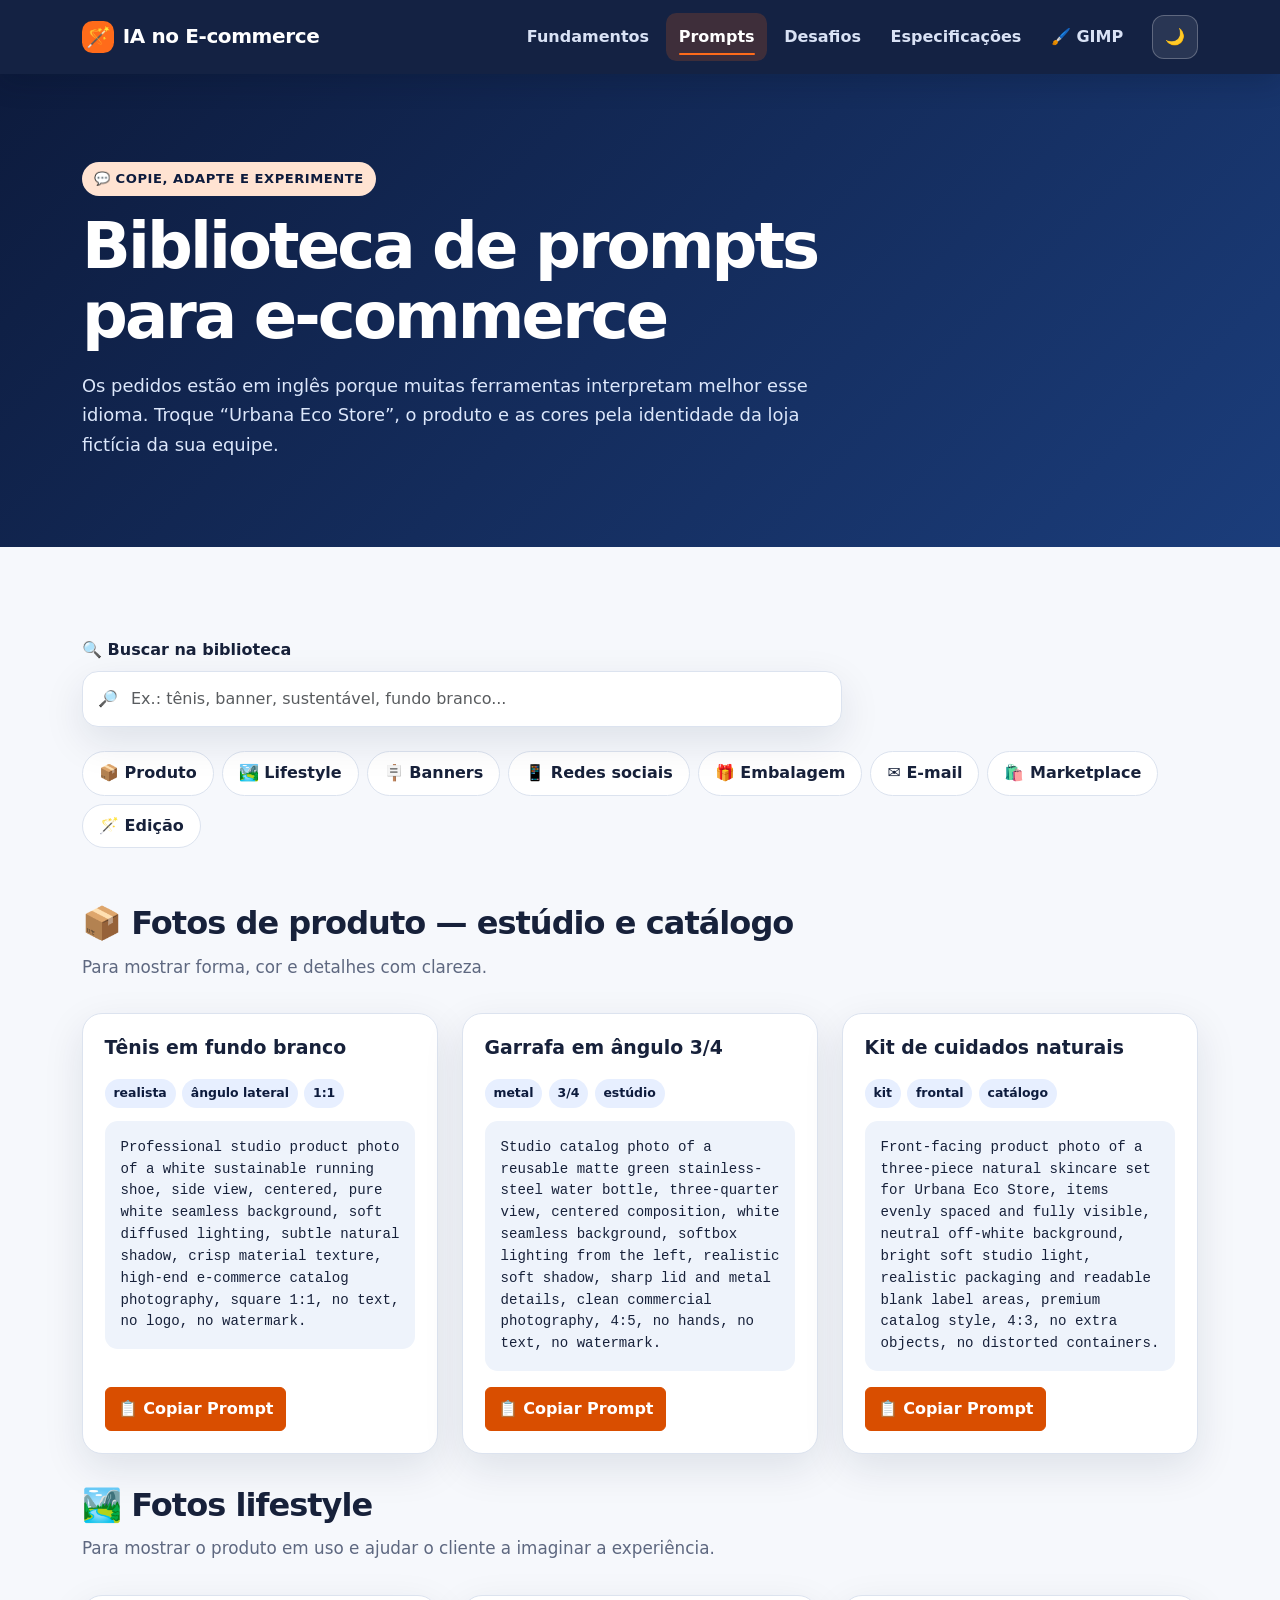
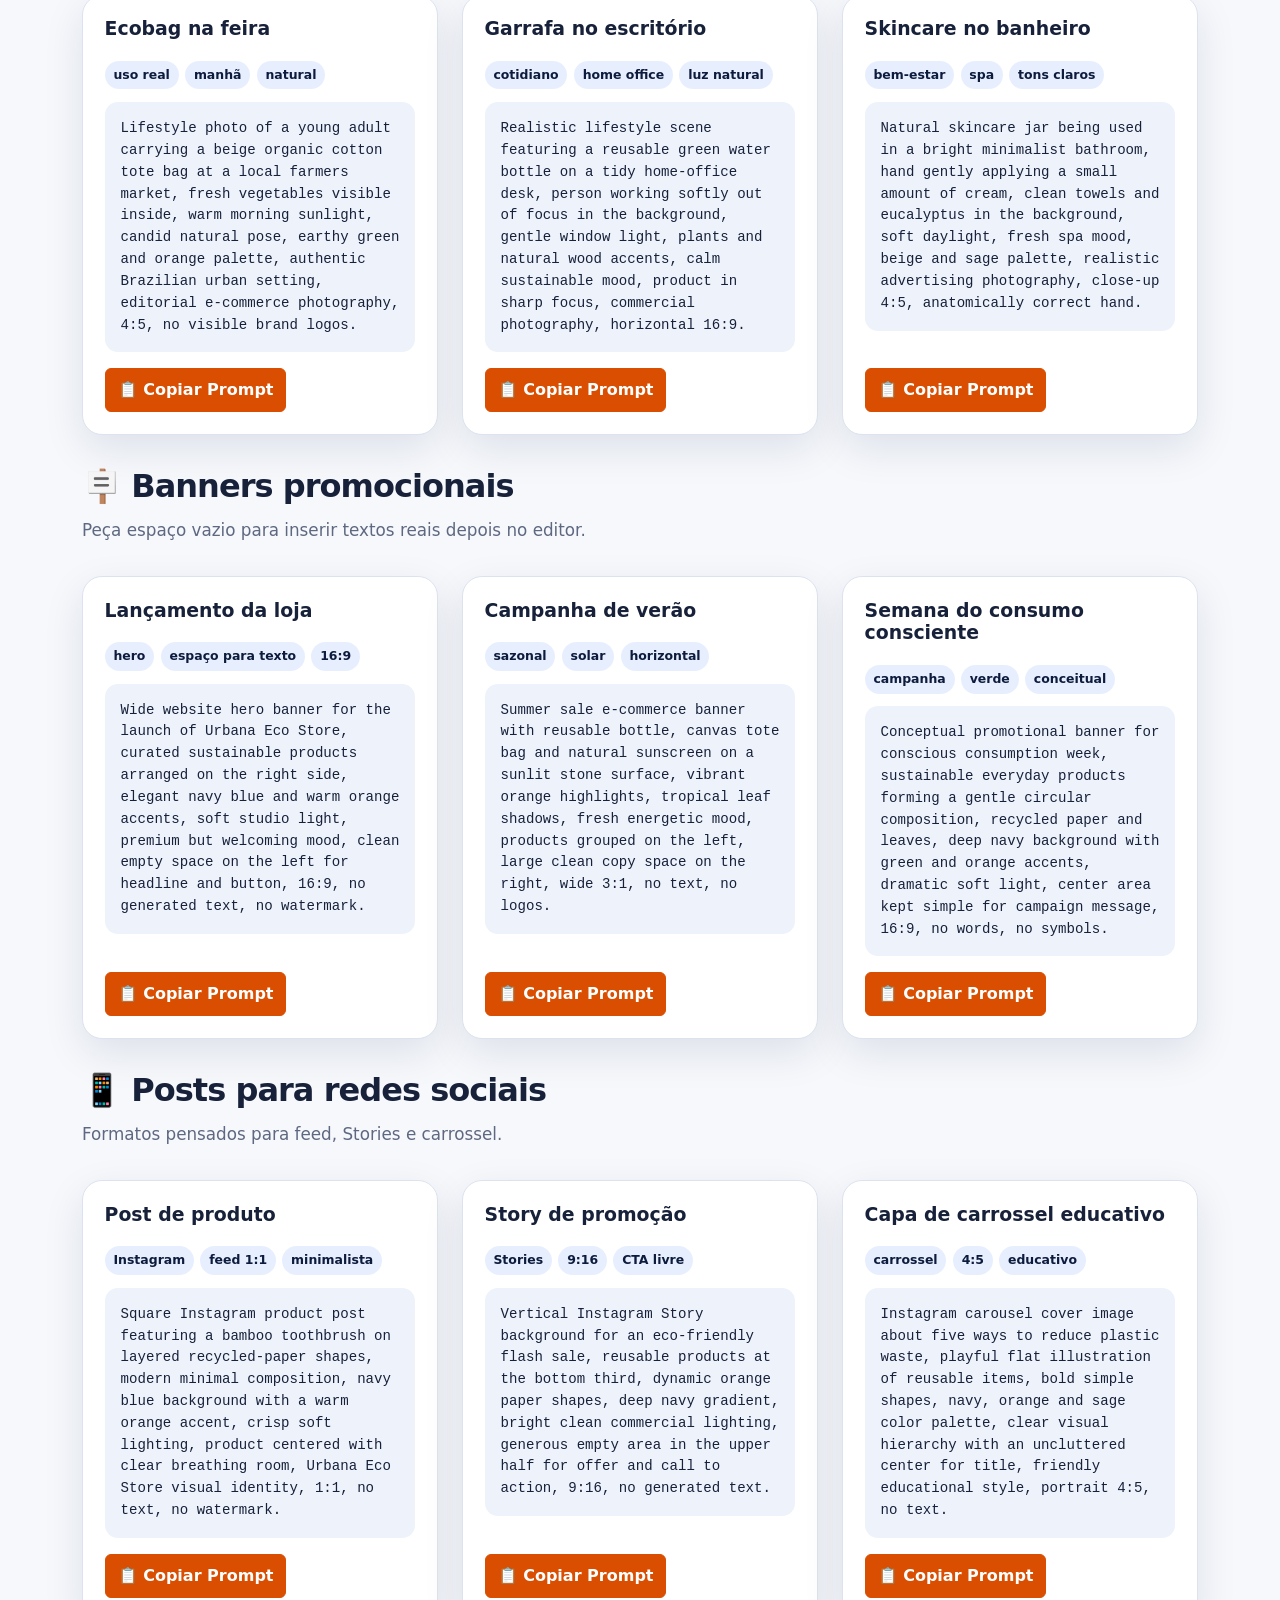
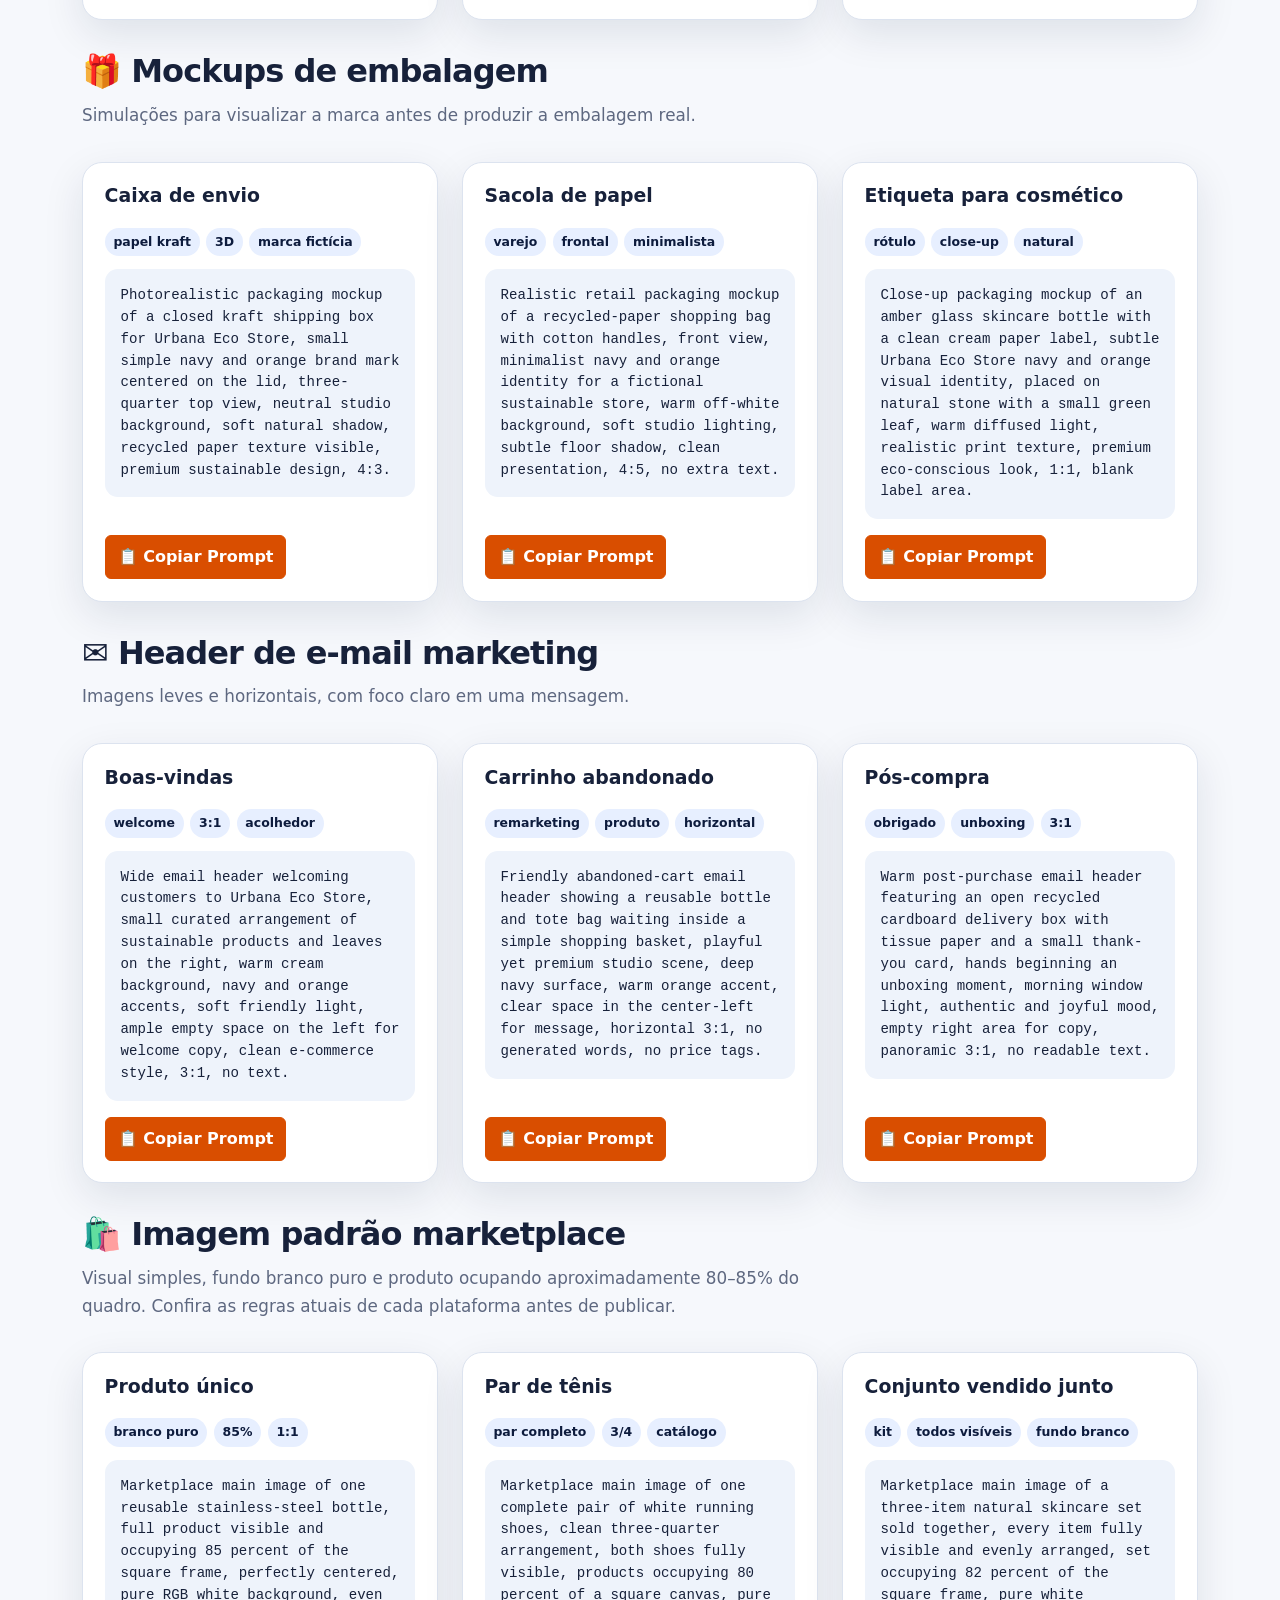
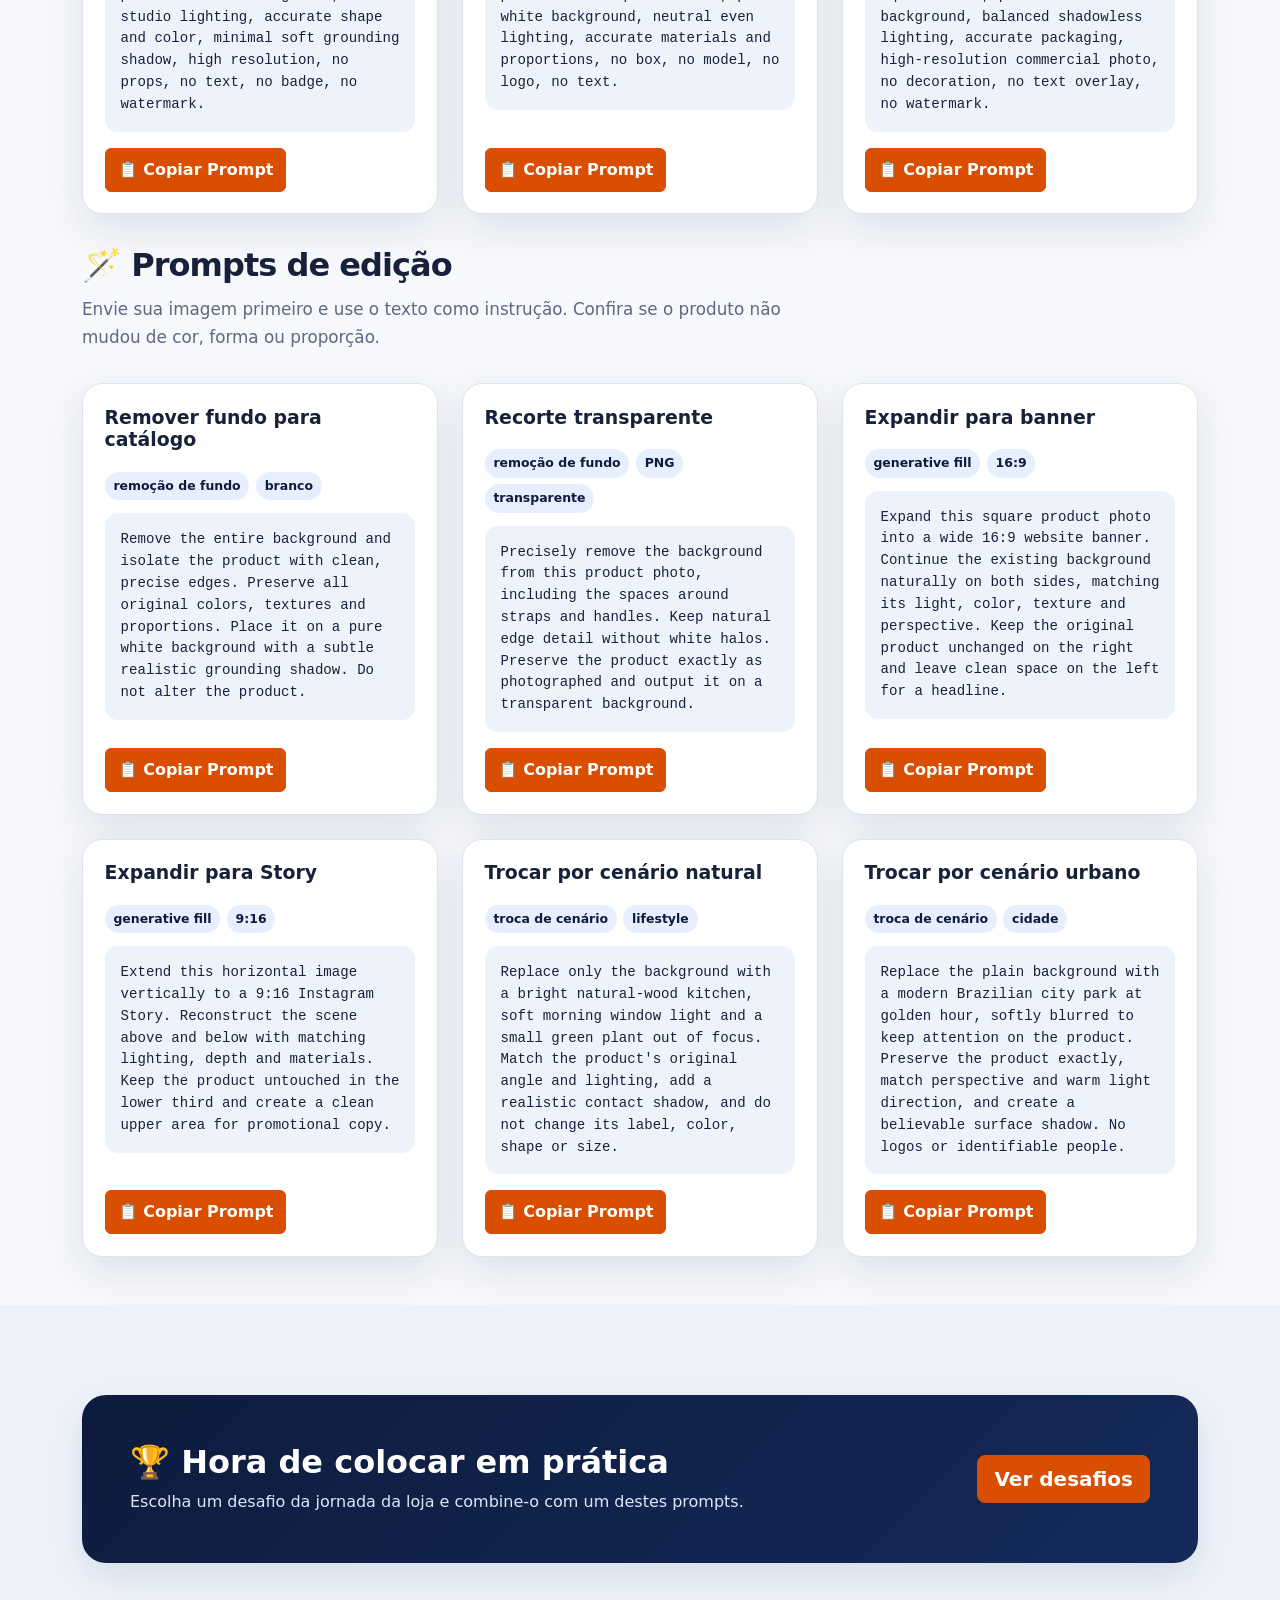
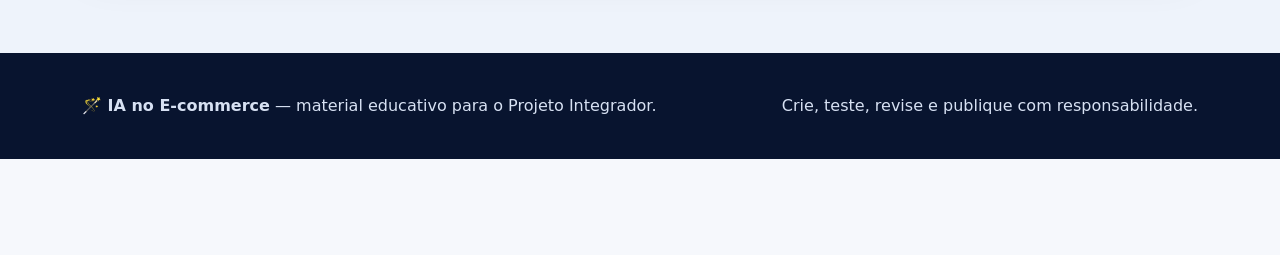
<file: prompts.html>
<!doctype html>
<html lang="pt-BR">
<head>
  <meta charset="utf-8">
  <meta name="viewport" content="width=device-width, initial-scale=1">
  <meta name="description" content="Biblioteca de prompts em inglês para imagens de e-commerce.">
  <title>Prompts | IA no E-commerce</title>
  <script>document.documentElement.dataset.theme=localStorage.getItem('ia-ecommerce-theme')||'light';</script>
  <link href="https://cdn.jsdelivr.net/npm/bootstrap@5.3.3/dist/css/bootstrap.min.css" rel="stylesheet">
  <link rel="stylesheet" href="style.css">
</head>
<body>
  <a class="skip-link" href="#conteudo">Pular para o conteúdo</a>
  <nav class="navbar navbar-expand-lg navbar-dark fixed-top site-nav" aria-label="Navegação principal">
    <div class="container">
      <a class="navbar-brand" href="index.html" data-page="index.html"><span class="brand-mark">🪄</span> IA no E-commerce</a>
      <button class="navbar-toggler" type="button" data-bs-toggle="collapse" data-bs-target="#menuPrincipal" aria-controls="menuPrincipal" aria-expanded="false" aria-label="Abrir menu"><span class="navbar-toggler-icon"></span></button>
      <div class="collapse navbar-collapse" id="menuPrincipal">
        <ul class="navbar-nav ms-auto align-items-lg-center gap-lg-1">
          <li class="nav-item"><a class="nav-link" href="fundamentos.html" data-page="fundamentos.html">Fundamentos</a></li>
          <li class="nav-item"><a class="nav-link" href="prompts.html" data-page="prompts.html">Prompts</a></li>
          <li class="nav-item"><a class="nav-link" href="desafios.html" data-page="desafios.html">Desafios</a></li>
          <li class="nav-item"><a class="nav-link" href="especificacoes.html" data-page="especificacoes.html">Especificações</a></li>
          <li class="nav-item"><a class="nav-link" href="gimp.html" data-page="gimp.html">🖌️ GIMP</a></li>
        </ul>
        <button class="theme-toggle ms-lg-3" type="button" data-theme-toggle aria-label="Ativar tema escuro">🌙</button>
      </div>
    </div>
  </nav>

  <main id="conteudo">
    <header class="page-header"><div class="container"><span class="eyebrow">💬 Copie, adapte e experimente</span><h1>Biblioteca de prompts para e-commerce</h1><p>Os pedidos estão em inglês porque muitas ferramentas interpretam melhor esse idioma. Troque “Urbana Eco Store”, o produto e as cores pela identidade da loja fictícia da sua equipe.</p></div></header>

    <section class="section pb-4">
      <div class="container">
        <label class="form-label fw-bold" for="promptSearch">🔍 Buscar na biblioteca</label>
        <div class="search-wrap"><span class="search-emoji" aria-hidden="true">🔎</span><input class="form-control search-input" id="promptSearch" type="search" placeholder="Ex.: tênis, banner, sustentável, fundo branco..." autocomplete="off" data-prompt-search></div>
        <nav class="nav category-nav mt-4" aria-label="Categorias de prompts">
          <a class="nav-link" href="#produto">📦 Produto</a><a class="nav-link" href="#lifestyle">🏞️ Lifestyle</a><a class="nav-link" href="#banners">🪧 Banners</a><a class="nav-link" href="#social">📱 Redes sociais</a><a class="nav-link" href="#embalagem">🎁 Embalagem</a><a class="nav-link" href="#email">✉️ E-mail</a><a class="nav-link" href="#marketplace">🛍️ Marketplace</a><a class="nav-link" href="#edicao">🪄 Edição</a>
        </nav>
      </div>
    </section>

    <div class="container pb-5">
      <div class="no-results" data-no-results><strong>🔎 Nenhum prompt encontrado.</strong><br>Tente uma palavra mais ampla, como “produto” ou “banner”.</div>

      <section class="prompt-section" id="produto" data-prompt-section aria-labelledby="produto-title">
        <div class="section-heading"><h2 id="produto-title">📦 Fotos de produto — estúdio e catálogo</h2><p>Para mostrar forma, cor e detalhes com clareza.</p></div><div class="row g-4">
          <div class="col-lg-4" data-prompt-card><article class="prompt-card"><h3>Tênis em fundo branco</h3><div class="chips"><span class="chip">realista</span><span class="chip">ângulo lateral</span><span class="chip">1:1</span></div><p class="prompt-text" id="p01">Professional studio product photo of a white sustainable running shoe, side view, centered, pure white seamless background, soft diffused lighting, subtle natural shadow, crisp material texture, high-end e-commerce catalog photography, square 1:1, no text, no logo, no watermark.</p><button class="btn btn-orange copy-btn" data-copy-target="p01">📋 Copiar Prompt</button></article></div>
          <div class="col-lg-4" data-prompt-card><article class="prompt-card"><h3>Garrafa em ângulo 3/4</h3><div class="chips"><span class="chip">metal</span><span class="chip">3/4</span><span class="chip">estúdio</span></div><p class="prompt-text" id="p02">Studio catalog photo of a reusable matte green stainless-steel water bottle, three-quarter view, centered composition, white seamless background, softbox lighting from the left, realistic soft shadow, sharp lid and metal details, clean commercial photography, 4:5, no hands, no text, no watermark.</p><button class="btn btn-orange copy-btn" data-copy-target="p02">📋 Copiar Prompt</button></article></div>
          <div class="col-lg-4" data-prompt-card><article class="prompt-card"><h3>Kit de cuidados naturais</h3><div class="chips"><span class="chip">kit</span><span class="chip">frontal</span><span class="chip">catálogo</span></div><p class="prompt-text" id="p03">Front-facing product photo of a three-piece natural skincare set for Urbana Eco Store, items evenly spaced and fully visible, neutral off-white background, bright soft studio light, realistic packaging and readable blank label areas, premium catalog style, 4:3, no extra objects, no distorted containers.</p><button class="btn btn-orange copy-btn" data-copy-target="p03">📋 Copiar Prompt</button></article></div>
        </div>
      </section>

      <section class="prompt-section" id="lifestyle" data-prompt-section aria-labelledby="lifestyle-title">
        <div class="section-heading"><h2 id="lifestyle-title">🏞️ Fotos lifestyle</h2><p>Para mostrar o produto em uso e ajudar o cliente a imaginar a experiência.</p></div><div class="row g-4">
          <div class="col-lg-4" data-prompt-card><article class="prompt-card"><h3>Ecobag na feira</h3><div class="chips"><span class="chip">uso real</span><span class="chip">manhã</span><span class="chip">natural</span></div><p class="prompt-text" id="p04">Lifestyle photo of a young adult carrying a beige organic cotton tote bag at a local farmers market, fresh vegetables visible inside, warm morning sunlight, candid natural pose, earthy green and orange palette, authentic Brazilian urban setting, editorial e-commerce photography, 4:5, no visible brand logos.</p><button class="btn btn-orange copy-btn" data-copy-target="p04">📋 Copiar Prompt</button></article></div>
          <div class="col-lg-4" data-prompt-card><article class="prompt-card"><h3>Garrafa no escritório</h3><div class="chips"><span class="chip">cotidiano</span><span class="chip">home office</span><span class="chip">luz natural</span></div><p class="prompt-text" id="p05">Realistic lifestyle scene featuring a reusable green water bottle on a tidy home-office desk, person working softly out of focus in the background, gentle window light, plants and natural wood accents, calm sustainable mood, product in sharp focus, commercial photography, horizontal 16:9.</p><button class="btn btn-orange copy-btn" data-copy-target="p05">📋 Copiar Prompt</button></article></div>
          <div class="col-lg-4" data-prompt-card><article class="prompt-card"><h3>Skincare no banheiro</h3><div class="chips"><span class="chip">bem-estar</span><span class="chip">spa</span><span class="chip">tons claros</span></div><p class="prompt-text" id="p06">Natural skincare jar being used in a bright minimalist bathroom, hand gently applying a small amount of cream, clean towels and eucalyptus in the background, soft daylight, fresh spa mood, beige and sage palette, realistic advertising photography, close-up 4:5, anatomically correct hand.</p><button class="btn btn-orange copy-btn" data-copy-target="p06">📋 Copiar Prompt</button></article></div>
        </div>
      </section>

      <section class="prompt-section" id="banners" data-prompt-section aria-labelledby="banners-title">
        <div class="section-heading"><h2 id="banners-title">🪧 Banners promocionais</h2><p>Peça espaço vazio para inserir textos reais depois no editor.</p></div><div class="row g-4">
          <div class="col-lg-4" data-prompt-card><article class="prompt-card"><h3>Lançamento da loja</h3><div class="chips"><span class="chip">hero</span><span class="chip">espaço para texto</span><span class="chip">16:9</span></div><p class="prompt-text" id="p07">Wide website hero banner for the launch of Urbana Eco Store, curated sustainable products arranged on the right side, elegant navy blue and warm orange accents, soft studio light, premium but welcoming mood, clean empty space on the left for headline and button, 16:9, no generated text, no watermark.</p><button class="btn btn-orange copy-btn" data-copy-target="p07">📋 Copiar Prompt</button></article></div>
          <div class="col-lg-4" data-prompt-card><article class="prompt-card"><h3>Campanha de verão</h3><div class="chips"><span class="chip">sazonal</span><span class="chip">solar</span><span class="chip">horizontal</span></div><p class="prompt-text" id="p08">Summer sale e-commerce banner with reusable bottle, canvas tote bag and natural sunscreen on a sunlit stone surface, vibrant orange highlights, tropical leaf shadows, fresh energetic mood, products grouped on the left, large clean copy space on the right, wide 3:1, no text, no logos.</p><button class="btn btn-orange copy-btn" data-copy-target="p08">📋 Copiar Prompt</button></article></div>
          <div class="col-lg-4" data-prompt-card><article class="prompt-card"><h3>Semana do consumo consciente</h3><div class="chips"><span class="chip">campanha</span><span class="chip">verde</span><span class="chip">conceitual</span></div><p class="prompt-text" id="p09">Conceptual promotional banner for conscious consumption week, sustainable everyday products forming a gentle circular composition, recycled paper and leaves, deep navy background with green and orange accents, dramatic soft light, center area kept simple for campaign message, 16:9, no words, no symbols.</p><button class="btn btn-orange copy-btn" data-copy-target="p09">📋 Copiar Prompt</button></article></div>
        </div>
      </section>

      <section class="prompt-section" id="social" data-prompt-section aria-labelledby="social-title">
        <div class="section-heading"><h2 id="social-title">📱 Posts para redes sociais</h2><p>Formatos pensados para feed, Stories e carrossel.</p></div><div class="row g-4">
          <div class="col-lg-4" data-prompt-card><article class="prompt-card"><h3>Post de produto</h3><div class="chips"><span class="chip">Instagram</span><span class="chip">feed 1:1</span><span class="chip">minimalista</span></div><p class="prompt-text" id="p10">Square Instagram product post featuring a bamboo toothbrush on layered recycled-paper shapes, modern minimal composition, navy blue background with a warm orange accent, crisp soft lighting, product centered with clear breathing room, Urbana Eco Store visual identity, 1:1, no text, no watermark.</p><button class="btn btn-orange copy-btn" data-copy-target="p10">📋 Copiar Prompt</button></article></div>
          <div class="col-lg-4" data-prompt-card><article class="prompt-card"><h3>Story de promoção</h3><div class="chips"><span class="chip">Stories</span><span class="chip">9:16</span><span class="chip">CTA livre</span></div><p class="prompt-text" id="p11">Vertical Instagram Story background for an eco-friendly flash sale, reusable products at the bottom third, dynamic orange paper shapes, deep navy gradient, bright clean commercial lighting, generous empty area in the upper half for offer and call to action, 9:16, no generated text.</p><button class="btn btn-orange copy-btn" data-copy-target="p11">📋 Copiar Prompt</button></article></div>
          <div class="col-lg-4" data-prompt-card><article class="prompt-card"><h3>Capa de carrossel educativo</h3><div class="chips"><span class="chip">carrossel</span><span class="chip">4:5</span><span class="chip">educativo</span></div><p class="prompt-text" id="p12">Instagram carousel cover image about five ways to reduce plastic waste, playful flat illustration of reusable items, bold simple shapes, navy, orange and sage color palette, clear visual hierarchy with an uncluttered center for title, friendly educational style, portrait 4:5, no text.</p><button class="btn btn-orange copy-btn" data-copy-target="p12">📋 Copiar Prompt</button></article></div>
        </div>
      </section>

      <section class="prompt-section" id="embalagem" data-prompt-section aria-labelledby="embalagem-title">
        <div class="section-heading"><h2 id="embalagem-title">🎁 Mockups de embalagem</h2><p>Simulações para visualizar a marca antes de produzir a embalagem real.</p></div><div class="row g-4">
          <div class="col-lg-4" data-prompt-card><article class="prompt-card"><h3>Caixa de envio</h3><div class="chips"><span class="chip">papel kraft</span><span class="chip">3D</span><span class="chip">marca fictícia</span></div><p class="prompt-text" id="p13">Photorealistic packaging mockup of a closed kraft shipping box for Urbana Eco Store, small simple navy and orange brand mark centered on the lid, three-quarter top view, neutral studio background, soft natural shadow, recycled paper texture visible, premium sustainable design, 4:3.</p><button class="btn btn-orange copy-btn" data-copy-target="p13">📋 Copiar Prompt</button></article></div>
          <div class="col-lg-4" data-prompt-card><article class="prompt-card"><h3>Sacola de papel</h3><div class="chips"><span class="chip">varejo</span><span class="chip">frontal</span><span class="chip">minimalista</span></div><p class="prompt-text" id="p14">Realistic retail packaging mockup of a recycled-paper shopping bag with cotton handles, front view, minimalist navy and orange identity for a fictional sustainable store, warm off-white background, soft studio lighting, subtle floor shadow, clean presentation, 4:5, no extra text.</p><button class="btn btn-orange copy-btn" data-copy-target="p14">📋 Copiar Prompt</button></article></div>
          <div class="col-lg-4" data-prompt-card><article class="prompt-card"><h3>Etiqueta para cosmético</h3><div class="chips"><span class="chip">rótulo</span><span class="chip">close-up</span><span class="chip">natural</span></div><p class="prompt-text" id="p15">Close-up packaging mockup of an amber glass skincare bottle with a clean cream paper label, subtle Urbana Eco Store navy and orange visual identity, placed on natural stone with a small green leaf, warm diffused light, realistic print texture, premium eco-conscious look, 1:1, blank label area.</p><button class="btn btn-orange copy-btn" data-copy-target="p15">📋 Copiar Prompt</button></article></div>
        </div>
      </section>

      <section class="prompt-section" id="email" data-prompt-section aria-labelledby="email-title">
        <div class="section-heading"><h2 id="email-title">✉️ Header de e-mail marketing</h2><p>Imagens leves e horizontais, com foco claro em uma mensagem.</p></div><div class="row g-4">
          <div class="col-lg-4" data-prompt-card><article class="prompt-card"><h3>Boas-vindas</h3><div class="chips"><span class="chip">welcome</span><span class="chip">3:1</span><span class="chip">acolhedor</span></div><p class="prompt-text" id="p16">Wide email header welcoming customers to Urbana Eco Store, small curated arrangement of sustainable products and leaves on the right, warm cream background, navy and orange accents, soft friendly light, ample empty space on the left for welcome copy, clean e-commerce style, 3:1, no text.</p><button class="btn btn-orange copy-btn" data-copy-target="p16">📋 Copiar Prompt</button></article></div>
          <div class="col-lg-4" data-prompt-card><article class="prompt-card"><h3>Carrinho abandonado</h3><div class="chips"><span class="chip">remarketing</span><span class="chip">produto</span><span class="chip">horizontal</span></div><p class="prompt-text" id="p17">Friendly abandoned-cart email header showing a reusable bottle and tote bag waiting inside a simple shopping basket, playful yet premium studio scene, deep navy surface, warm orange accent, clear space in the center-left for message, horizontal 3:1, no generated words, no price tags.</p><button class="btn btn-orange copy-btn" data-copy-target="p17">📋 Copiar Prompt</button></article></div>
          <div class="col-lg-4" data-prompt-card><article class="prompt-card"><h3>Pós-compra</h3><div class="chips"><span class="chip">obrigado</span><span class="chip">unboxing</span><span class="chip">3:1</span></div><p class="prompt-text" id="p18">Warm post-purchase email header featuring an open recycled cardboard delivery box with tissue paper and a small thank-you card, hands beginning an unboxing moment, morning window light, authentic and joyful mood, empty right area for copy, panoramic 3:1, no readable text.</p><button class="btn btn-orange copy-btn" data-copy-target="p18">📋 Copiar Prompt</button></article></div>
        </div>
      </section>

      <section class="prompt-section" id="marketplace" data-prompt-section aria-labelledby="marketplace-title">
        <div class="section-heading"><h2 id="marketplace-title">🛍️ Imagem padrão marketplace</h2><p>Visual simples, fundo branco puro e produto ocupando aproximadamente 80–85% do quadro. Confira as regras atuais de cada plataforma antes de publicar.</p></div><div class="row g-4">
          <div class="col-lg-4" data-prompt-card><article class="prompt-card"><h3>Produto único</h3><div class="chips"><span class="chip">branco puro</span><span class="chip">85%</span><span class="chip">1:1</span></div><p class="prompt-text" id="p19">Marketplace main image of one reusable stainless-steel bottle, full product visible and occupying 85 percent of the square frame, perfectly centered, pure RGB white background, even studio lighting, accurate shape and color, minimal soft grounding shadow, high resolution, no props, no text, no badge, no watermark.</p><button class="btn btn-orange copy-btn" data-copy-target="p19">📋 Copiar Prompt</button></article></div>
          <div class="col-lg-4" data-prompt-card><article class="prompt-card"><h3>Par de tênis</h3><div class="chips"><span class="chip">par completo</span><span class="chip">3/4</span><span class="chip">catálogo</span></div><p class="prompt-text" id="p20">Marketplace main image of one complete pair of white running shoes, clean three-quarter arrangement, both shoes fully visible, products occupying 80 percent of a square canvas, pure white background, neutral even lighting, accurate materials and proportions, no box, no model, no logo, no text.</p><button class="btn btn-orange copy-btn" data-copy-target="p20">📋 Copiar Prompt</button></article></div>
          <div class="col-lg-4" data-prompt-card><article class="prompt-card"><h3>Conjunto vendido junto</h3><div class="chips"><span class="chip">kit</span><span class="chip">todos visíveis</span><span class="chip">fundo branco</span></div><p class="prompt-text" id="p21">Marketplace main image of a three-item natural skincare set sold together, every item fully visible and evenly arranged, set occupying 82 percent of the square frame, pure white background, balanced shadowless lighting, accurate packaging, high-resolution commercial photo, no decoration, no text overlay, no watermark.</p><button class="btn btn-orange copy-btn" data-copy-target="p21">📋 Copiar Prompt</button></article></div>
        </div>
      </section>

      <section class="prompt-section" id="edicao" data-prompt-section aria-labelledby="edicao-title">
        <div class="section-heading"><h2 id="edicao-title">🪄 Prompts de edição</h2><p>Envie sua imagem primeiro e use o texto como instrução. Confira se o produto não mudou de cor, forma ou proporção.</p></div><div class="row g-4">
          <div class="col-lg-4" data-prompt-card><article class="prompt-card"><h3>Remover fundo para catálogo</h3><div class="chips"><span class="chip">remoção de fundo</span><span class="chip">branco</span></div><p class="prompt-text" id="p22">Remove the entire background and isolate the product with clean, precise edges. Preserve all original colors, textures and proportions. Place it on a pure white background with a subtle realistic grounding shadow. Do not alter the product.</p><button class="btn btn-orange copy-btn" data-copy-target="p22">📋 Copiar Prompt</button></article></div>
          <div class="col-lg-4" data-prompt-card><article class="prompt-card"><h3>Recorte transparente</h3><div class="chips"><span class="chip">remoção de fundo</span><span class="chip">PNG</span><span class="chip">transparente</span></div><p class="prompt-text" id="p23">Precisely remove the background from this product photo, including the spaces around straps and handles. Keep natural edge detail without white halos. Preserve the product exactly as photographed and output it on a transparent background.</p><button class="btn btn-orange copy-btn" data-copy-target="p23">📋 Copiar Prompt</button></article></div>
          <div class="col-lg-4" data-prompt-card><article class="prompt-card"><h3>Expandir para banner</h3><div class="chips"><span class="chip">generative fill</span><span class="chip">16:9</span></div><p class="prompt-text" id="p24">Expand this square product photo into a wide 16:9 website banner. Continue the existing background naturally on both sides, matching its light, color, texture and perspective. Keep the original product unchanged on the right and leave clean space on the left for a headline.</p><button class="btn btn-orange copy-btn" data-copy-target="p24">📋 Copiar Prompt</button></article></div>
          <div class="col-lg-4" data-prompt-card><article class="prompt-card"><h3>Expandir para Story</h3><div class="chips"><span class="chip">generative fill</span><span class="chip">9:16</span></div><p class="prompt-text" id="p25">Extend this horizontal image vertically to a 9:16 Instagram Story. Reconstruct the scene above and below with matching lighting, depth and materials. Keep the product untouched in the lower third and create a clean upper area for promotional copy.</p><button class="btn btn-orange copy-btn" data-copy-target="p25">📋 Copiar Prompt</button></article></div>
          <div class="col-lg-4" data-prompt-card><article class="prompt-card"><h3>Trocar por cenário natural</h3><div class="chips"><span class="chip">troca de cenário</span><span class="chip">lifestyle</span></div><p class="prompt-text" id="p26">Replace only the background with a bright natural-wood kitchen, soft morning window light and a small green plant out of focus. Match the product's original angle and lighting, add a realistic contact shadow, and do not change its label, color, shape or size.</p><button class="btn btn-orange copy-btn" data-copy-target="p26">📋 Copiar Prompt</button></article></div>
          <div class="col-lg-4" data-prompt-card><article class="prompt-card"><h3>Trocar por cenário urbano</h3><div class="chips"><span class="chip">troca de cenário</span><span class="chip">cidade</span></div><p class="prompt-text" id="p27">Replace the plain background with a modern Brazilian city park at golden hour, softly blurred to keep attention on the product. Preserve the product exactly, match perspective and warm light direction, and create a believable surface shadow. No logos or identifiable people.</p><button class="btn btn-orange copy-btn" data-copy-target="p27">📋 Copiar Prompt</button></article></div>
        </div>
      </section>
    </div>

    <section class="section section-soft"><div class="container"><div class="callout p-4 p-md-5 d-md-flex align-items-center justify-content-between gap-4"><div><h2 class="fw-bold">🏆 Hora de colocar em prática</h2><p class="mb-md-0">Escolha um desafio da jornada da loja e combine-o com um destes prompts.</p></div><a class="btn btn-orange btn-lg flex-shrink-0" href="desafios.html">Ver desafios</a></div></div></section>
  </main>

  <footer class="site-footer"><div class="container d-md-flex justify-content-between gap-3"><p class="mb-2 mb-md-0"><strong>🪄 IA no E-commerce</strong> — material educativo para o Projeto Integrador.</p><p class="mb-0">Crie, teste, revise e publique com responsabilidade.</p></div></footer>
  <div class="toast-copy" role="status" aria-live="polite" data-copy-toast></div>
  <script src="https://cdn.jsdelivr.net/npm/bootstrap@5.3.3/dist/js/bootstrap.bundle.min.js"></script><script src="script.js"></script>
</body>
</html>
</file>
<file: style.css>
/* ==========================================================
   IA no E-commerce — estilos compartilhados
   Identidade inspirada na paleta Senac, com suporte a tema escuro.
   ========================================================== */

:root {
  --navy: #0d1b3d;
  --navy-2: #152a5b;
  --orange: #ff6b1a;
  --orange-dark: #d94e00;
  --cream: #fff8f2;
  --page: #f6f8fc;
  --surface: #ffffff;
  --surface-soft: #eef3fb;
  --text: #17213a;
  --muted: #5e6880;
  --border: #dce3ef;
  --success: #13795b;
  --shadow: 0 14px 40px rgba(13, 27, 61, 0.1);
  --radius: 1.25rem;
}

[data-theme="dark"] {
  --page: #081126;
  --surface: #111f3b;
  --surface-soft: #17294b;
  --text: #f5f7fb;
  --muted: #bec8dc;
  --border: #2c4064;
  --cream: #1f2636;
  --shadow: 0 16px 44px rgba(0, 0, 0, 0.28);
}

* { box-sizing: border-box; }

html {
  scroll-behavior: smooth;
  scroll-padding-top: 6rem;
}

body {
  margin: 0;
  padding-top: 74px;
  color: var(--text);
  background: var(--page);
  font-family: Inter, system-ui, -apple-system, BlinkMacSystemFont, "Segoe UI", sans-serif;
  line-height: 1.65;
  transition: color .25s ease, background-color .25s ease;
}

a { color: var(--navy-2); }
[data-theme="dark"] a:not(.btn):not(.nav-link):not(.navbar-brand) { color: #9ebdff; }

.skip-link {
  position: fixed;
  top: -5rem;
  left: 1rem;
  z-index: 1100;
  padding: .75rem 1rem;
  color: #fff;
  background: var(--orange-dark);
  border-radius: .5rem;
}
.skip-link:focus { top: .75rem; }

.site-nav {
  min-height: 74px;
  background: rgba(13, 27, 61, .97);
  box-shadow: 0 8px 28px rgba(4, 13, 34, .2);
}

.navbar-brand {
  display: inline-flex;
  align-items: center;
  gap: .55rem;
  color: #fff !important;
  font-weight: 800;
  letter-spacing: -.02em;
}

.brand-mark {
  display: grid;
  width: 2rem;
  height: 2rem;
  place-items: center;
  background: var(--orange);
  border-radius: .65rem;
}

.site-nav .nav-link {
  position: relative;
  min-height: 44px;
  padding: .65rem .8rem !important;
  color: #d9e2f5;
  font-weight: 600;
  border-radius: .65rem;
}

.site-nav .nav-link:hover,
.site-nav .nav-link:focus,
.site-nav .nav-link.active {
  color: #fff;
  background: rgba(255, 107, 26, .18);
}

.site-nav .nav-link.active::after {
  position: absolute;
  right: .8rem;
  bottom: .35rem;
  left: .8rem;
  height: 2px;
  content: "";
  background: var(--orange);
  border-radius: 99px;
}

.theme-toggle {
  min-width: 46px;
  min-height: 44px;
  color: #fff;
  background: rgba(255,255,255,.09);
  border: 1px solid rgba(255,255,255,.25);
  border-radius: .75rem;
}
.theme-toggle:hover, .theme-toggle:focus { background: var(--orange); }

.hero {
  position: relative;
  overflow: hidden;
  padding: clamp(4.5rem, 10vw, 8rem) 0;
  color: #fff;
  background:
    radial-gradient(circle at 85% 15%, rgba(255,107,26,.35), transparent 24rem),
    linear-gradient(125deg, #0d1b3d 0%, #18356e 100%);
}

.hero::after {
  position: absolute;
  right: -7rem;
  bottom: -10rem;
  width: 26rem;
  height: 26rem;
  content: "";
  border: 3rem solid rgba(255,255,255,.04);
  border-radius: 50%;
}

.eyebrow {
  display: inline-flex;
  align-items: center;
  gap: .4rem;
  margin-bottom: 1rem;
  padding: .4rem .75rem;
  color: var(--navy);
  background: #ffe3d2;
  border-radius: 999px;
  font-size: .82rem;
  font-weight: 800;
  letter-spacing: .04em;
  text-transform: uppercase;
}

.hero h1,
.page-header h1 {
  max-width: 900px;
  margin-bottom: 1.25rem;
  font-weight: 850;
  line-height: 1.08;
  letter-spacing: -.045em;
}

.hero h1 { font-size: clamp(2.5rem, 6vw, 5rem); }
.hero .lead { max-width: 720px; color: #dbe6fa; font-size: clamp(1.08rem, 2vw, 1.35rem); }

.hero-art {
  position: relative;
  z-index: 1;
  display: grid;
  min-height: 330px;
  place-items: center;
}

.visual-card {
  position: relative;
  display: grid;
  width: min(100%, 380px);
  aspect-ratio: 1.15;
  place-items: center;
  background: linear-gradient(145deg, rgba(255,255,255,.16), rgba(255,255,255,.05));
  border: 1px solid rgba(255,255,255,.25);
  border-radius: 2rem;
  box-shadow: 0 30px 70px rgba(0,0,0,.25);
  backdrop-filter: blur(12px);
}

.visual-card > span { font-size: clamp(6rem, 15vw, 10rem); filter: drop-shadow(0 18px 20px rgba(0,0,0,.22)); }
.float-pill {
  position: absolute;
  padding: .55rem .8rem;
  color: var(--navy);
  background: #fff;
  border-radius: 999px;
  font-size: .8rem;
  font-weight: 800;
  box-shadow: var(--shadow);
}
.pill-one { top: 12%; left: -5%; }
.pill-two { right: -5%; bottom: 14%; }

.section { padding: clamp(3.5rem, 7vw, 6rem) 0; }
.section-soft { background: var(--surface-soft); }

.section-heading { max-width: 760px; margin-bottom: 2rem; }
.section-heading h2 { margin-bottom: .7rem; font-weight: 800; letter-spacing: -.03em; }
.section-heading p { margin-bottom: 0; color: var(--muted); font-size: 1.05rem; }

.page-header {
  padding: clamp(3rem, 7vw, 5.5rem) 0;
  color: #fff;
  background: linear-gradient(135deg, #0d1b3d, #1b3d7b);
}
.page-header h1 { font-size: clamp(2.25rem, 5vw, 4rem); }
.page-header p { max-width: 760px; margin-bottom: 0; color: #dce7fb; font-size: 1.12rem; }

.content-card,
.feature-card,
.prompt-card,
.challenge-card,
.info-card {
  height: 100%;
  color: var(--text);
  background: var(--surface);
  border: 1px solid var(--border);
  border-radius: var(--radius);
  box-shadow: var(--shadow);
  transition: transform .2s ease, border-color .2s ease;
}
.feature-card:hover, .prompt-card:hover, .challenge-card:hover { transform: translateY(-4px); border-color: rgba(255,107,26,.55); }

.feature-card { display: flex; flex-direction: column; padding: 1.6rem; }
.feature-card .emoji, .content-card .emoji { display: block; margin-bottom: 1rem; font-size: 2.35rem; }
.feature-card h3, .content-card h3, .prompt-card h3, .challenge-card h3 { font-size: 1.18rem; font-weight: 800; }
.feature-card p, .content-card p { color: var(--muted); }
.feature-card .btn { margin-top: auto; }

.recipe {
  padding: 1.5rem;
  background: linear-gradient(135deg, rgba(255,107,26,.13), rgba(13,27,61,.08));
  border: 1px solid rgba(255,107,26,.36);
  border-radius: var(--radius);
}
.recipe-flow { display: flex; flex-wrap: wrap; gap: .55rem; margin: 1rem 0 0; padding: 0; list-style: none; }
.recipe-flow li { padding: .5rem .75rem; background: var(--surface); border: 1px solid var(--border); border-radius: 999px; font-weight: 700; }
.recipe-flow li:not(:last-child)::after { margin-left: .6rem; color: var(--orange); content: "→"; }

.content-card { padding: 1.5rem; }
.example-box {
  margin-top: 1rem;
  padding: .9rem 1rem;
  color: var(--text);
  background: var(--surface-soft);
  border-left: 4px solid var(--orange);
  border-radius: 0 .75rem .75rem 0;
  font-style: italic;
}
.mini-steps { margin: 1rem 0 0; padding-left: 1.2rem; color: var(--muted); }
.mini-steps li + li { margin-top: .35rem; }

.btn-orange {
  min-height: 44px;
  color: #fff;
  background: var(--orange-dark);
  border-color: var(--orange-dark);
  font-weight: 750;
}
.btn-orange:hover, .btn-orange:focus { color: #fff; background: #b84000; border-color: #b84000; }
.btn-outline-navy { min-height: 44px; color: var(--text); border-color: var(--navy-2); font-weight: 700; }
[data-theme="dark"] .btn-outline-navy { color: #fff; border-color: #8ca9e8; }
.btn-outline-navy:hover { color: #fff; background: var(--navy-2); }

.search-wrap { position: relative; max-width: 760px; }
.search-wrap .search-emoji { position: absolute; top: 50%; left: 1rem; z-index: 2; transform: translateY(-50%); }
.search-input {
  min-height: 56px;
  padding-left: 3rem;
  color: var(--text);
  background: var(--surface);
  border: 1px solid var(--border);
  border-radius: 1rem;
  box-shadow: var(--shadow);
}
.search-input:focus { color: var(--text); background: var(--surface); border-color: var(--orange); box-shadow: 0 0 0 .25rem rgba(255,107,26,.15); }

.category-nav { gap: .5rem; }
.category-nav .nav-link { color: var(--text); background: var(--surface); border: 1px solid var(--border); border-radius: 999px; font-weight: 700; }
.category-nav .nav-link:hover { color: #fff; background: var(--navy-2); }

.prompt-section { padding-top: 2rem; }
.prompt-card { display: flex; flex-direction: column; padding: 1.35rem; }
.chips { display: flex; flex-wrap: wrap; gap: .4rem; margin: .8rem 0; }
.chip { padding: .25rem .55rem; color: var(--navy); background: #e7efff; border-radius: 999px; font-size: .78rem; font-weight: 750; }
[data-theme="dark"] .chip { color: #dbe7ff; background: #243d6d; }
.prompt-text, .brief-text {
  margin-bottom: 1rem;
  padding: 1rem;
  color: var(--text);
  background: var(--surface-soft);
  border-radius: .8rem;
  font-family: ui-monospace, SFMono-Regular, Menlo, Consolas, monospace;
  font-size: .88rem;
  line-height: 1.55;
  overflow-wrap: anywhere;
}
.prompt-card .copy-btn { align-self: flex-start; margin-top: auto; }
.no-results { display: none; padding: 2rem; text-align: center; background: var(--surface); border-radius: var(--radius); }

.challenge-card { padding: 1.5rem; }
.challenge-number { display: grid; width: 3.1rem; height: 3.1rem; margin-bottom: 1rem; place-items: center; background: #ffe3d2; border-radius: 1rem; font-size: 1.5rem; }
.hint { margin: 1rem 0; padding: .8rem; color: var(--muted); background: var(--surface-soft); border-radius: .7rem; }

.table-wrap { overflow: hidden; background: var(--surface); border: 1px solid var(--border); border-radius: var(--radius); box-shadow: var(--shadow); }
.spec-table { margin: 0; color: var(--text); }
.spec-table thead th { padding: 1rem; color: #fff; background: var(--navy); border: 0; }
.spec-table td { padding: 1rem; color: var(--text); background: var(--surface); border-color: var(--border); vertical-align: middle; }

.check-list { margin: 0; padding: 0; list-style: none; }
.check-list li { position: relative; padding: .65rem 0 .65rem 2rem; border-bottom: 1px solid var(--border); }
.check-list li:last-child { border-bottom: 0; }
.check-list li::before { position: absolute; left: 0; content: "✅"; }

.notice { padding: 1.25rem; background: #fff3cd; border: 1px solid #f4cf5b; border-radius: 1rem; color: #523e00; }
[data-theme="dark"] .notice { color: #ffe69c; background: #3b310e; border-color: #6f5a13; }

/* Página GIMP: preparação, níveis, accordions e progresso. */
.setup-list {
  display: grid;
  gap: 1rem;
  margin: 0;
  padding-left: 1.35rem;
}

.setup-list li { padding-left: .35rem; }

code {
  padding: .14rem .35rem;
  color: #9b3400;
  background: rgba(255, 107, 26, .12);
  border-radius: .35rem;
  font-size: .9em;
}

[data-theme="dark"] code { color: #ffb58d; background: rgba(255, 107, 26, .16); }

.level-badge {
  display: inline-flex;
  align-items: center;
  width: max-content;
  margin: 0 .65rem .65rem 0;
  padding: .3rem .65rem;
  border: 1px solid transparent;
  border-radius: 999px;
  font-size: .75rem;
  font-weight: 800;
  line-height: 1.2;
  text-transform: uppercase;
}

.level-beginner { color: #075b3f; background: #d7f5e8; border-color: #9bdabe; }
.level-intermediate { color: #684c00; background: #fff0b5; border-color: #e7c95c; }
.level-professional { color: #7b1824; background: #ffe0e3; border-color: #efaeb6; }

.gimp-accordion { display: grid; gap: 1rem; }
.gimp-accordion .accordion-item {
  overflow: hidden;
  color: var(--text);
  background: var(--surface);
  border: 1px solid var(--border);
  border-radius: 1rem !important;
  box-shadow: var(--shadow);
}

.gimp-accordion .accordion-button {
  min-height: 72px;
  padding: 1rem 1.25rem;
  color: var(--text);
  background: var(--surface);
  box-shadow: none;
  font-size: 1rem;
}

.gimp-accordion .accordion-button:not(.collapsed) {
  color: var(--text);
  background: var(--surface-soft);
}

.gimp-accordion .accordion-button:focus { border-color: var(--orange); box-shadow: inset 0 0 0 2px rgba(255,107,26,.32); }
.gimp-accordion .accordion-button::after { filter: none; }
[data-theme="dark"] .gimp-accordion .accordion-button::after { filter: invert(1); }
.gimp-accordion .accordion-body { padding: 1.25rem; color: var(--text); background: var(--surface); }
.gimp-accordion .level-badge { margin-bottom: .4rem; }
.gimp-accordion .accordion-button strong { display: block; }

.gimp-steps { margin: 1rem 0 1.25rem; padding-left: 1.4rem; }
.gimp-steps li { padding: .35rem 0 .35rem .25rem; }
.gimp-steps li::marker { color: var(--orange-dark); font-weight: 800; }

.code-block {
  max-height: 30rem;
  margin: 1rem 0;
  padding: 1rem;
  color: #e8eefb;
  background: #071126;
  border: 1px solid #2a3e64;
  border-radius: .8rem;
  font-size: .82rem;
  line-height: 1.55;
  white-space: pre;
  overflow: auto;
}
.code-block code { padding: 0; color: inherit; background: transparent; }

.progress-checklist { display: grid; gap: 0; margin: 0; padding: 0; list-style: none; }
.progress-checklist li { display: flex; align-items: flex-start; gap: .8rem; padding: 1rem 0; border-bottom: 1px solid var(--border); }
.progress-checklist li:last-child { border-bottom: 0; }
.progress-checklist .form-check-input { width: 1.35rem; height: 1.35rem; margin-top: .15rem; flex: 0 0 auto; cursor: pointer; }
.progress-checklist .form-check-input:checked { background-color: var(--success); border-color: var(--success); }
.progress-checklist label { cursor: pointer; }
.progress-checklist input:checked + label { color: var(--muted); text-decoration: line-through; }

.callout {
  color: #fff;
  background: linear-gradient(135deg, var(--navy), var(--navy-2));
  border-radius: 1.5rem;
  box-shadow: var(--shadow);
}
.callout p { color: #dce7fb; }

.site-footer { padding: 2.5rem 0; color: #d7e1f3; background: #08142f; }
.site-footer a { color: #fff; }

.toast-copy {
  position: fixed;
  right: 1rem;
  bottom: 1rem;
  z-index: 1080;
  display: none;
  padding: .85rem 1.1rem;
  color: #fff;
  background: var(--success);
  border-radius: .8rem;
  box-shadow: var(--shadow);
  font-weight: 750;
}
.toast-copy.show { display: block; animation: toast-in .2s ease-out; }
@keyframes toast-in { from { opacity: 0; transform: translateY(10px); } }

.is-hidden { display: none !important; }

@media (max-width: 991.98px) {
  .navbar-collapse { padding-top: 1rem; }
  .theme-toggle { margin: .5rem 0 1rem; }
  .site-nav .nav-link.active::after { display: none; }
}

@media (max-width: 575.98px) {
  body { padding-top: 66px; }
  .site-nav { min-height: 66px; }
  .hero { padding-top: 3.5rem; }
  .hero-art { min-height: 260px; }
  .pill-one { left: 0; }
  .pill-two { right: 0; }
  .table-wrap { border-radius: .8rem; }
  .spec-table { min-width: 680px; }
  .gimp-accordion .accordion-button { align-items: flex-start; padding: 1rem; }
  .gimp-accordion .accordion-body { padding: 1rem; }
}

@media (prefers-reduced-motion: reduce) {
  *, *::before, *::after { scroll-behavior: auto !important; transition: none !important; animation: none !important; }
}
</file>
<file: gimp-ecommerce-20-exemplos/style.css>
/* Projeto independente: identidade azul-marinho e laranja, sem dependências do hotsite pai. */
:root {
  --navy: #0d1b3d;
  --navy-2: #19386f;
  --orange: #ff6b1a;
  --orange-dark: #d94e00;
  --page: #f5f7fb;
  --surface: #fff;
  --soft: #edf2fa;
  --text: #17213a;
  --muted: #5d6880;
  --border: #d8e0ed;
  --success: #147859;
  --shadow: 0 14px 38px rgba(13, 27, 61, .1);
}

[data-theme="dark"] {
  --page: #081126;
  --surface: #111f3b;
  --soft: #17294b;
  --text: #f4f7fc;
  --muted: #bdc8dc;
  --border: #2c4064;
  --shadow: 0 16px 42px rgba(0, 0, 0, .3);
}

* { box-sizing: border-box; }
html { scroll-behavior: smooth; scroll-padding-top: 5.5rem; }
body { margin: 0; padding-top: 72px; color: var(--text); background: var(--page); font-family: Inter, system-ui, -apple-system, BlinkMacSystemFont, "Segoe UI", sans-serif; line-height: 1.65; transition: color .2s, background-color .2s; }
a { color: #194f9d; }
[data-theme="dark"] a:not(.btn):not(.nav-link):not(.navbar-brand) { color: #a8c4ff; }
code { padding: .15rem .35rem; color: #9c3500; background: rgba(255,107,26,.12); border-radius: .35rem; font-size: .9em; }
[data-theme="dark"] code { color: #ffb58d; background: rgba(255,107,26,.16); }

.skip-link { position: fixed; top: -5rem; left: 1rem; z-index: 1200; padding: .75rem 1rem; color: #fff; background: var(--orange-dark); border-radius: .5rem; }
.skip-link:focus { top: .75rem; }
.site-nav { min-height: 72px; background: rgba(13,27,61,.98); box-shadow: 0 8px 26px rgba(0,0,0,.2); }
.navbar-brand { display: inline-flex; align-items: center; gap: .55rem; color: #fff !important; font-weight: 800; }
.brand-mark { display: grid; width: 2rem; height: 2rem; place-items: center; background: var(--orange); border-radius: .65rem; }
.site-nav .nav-link { min-height: 44px; padding: .6rem .7rem !important; color: #d9e2f5; font-weight: 650; border-radius: .65rem; }
.site-nav .nav-link:hover, .site-nav .nav-link:focus { color: #fff; background: rgba(255,107,26,.17); }
.theme-toggle { min-width: 46px; min-height: 44px; color: #fff; background: rgba(255,255,255,.08); border: 1px solid rgba(255,255,255,.25); border-radius: .75rem; }
.theme-toggle:hover { background: var(--orange); }

.hero { overflow: hidden; padding: clamp(4.5rem, 9vw, 7.5rem) 0; color: #fff; background: radial-gradient(circle at 85% 20%, rgba(255,107,26,.34), transparent 26rem), linear-gradient(130deg, var(--navy), #193d7c); }
.hero h1 { max-width: 840px; margin: 1rem 0; font-size: clamp(2.4rem, 5.5vw, 4.8rem); font-weight: 850; line-height: 1.08; letter-spacing: -.045em; }
.hero .lead { max-width: 760px; color: #dce7fa; font-size: 1.15rem; }
.eyebrow { display: inline-flex; padding: .38rem .7rem; color: var(--navy); background: #ffe2d1; border-radius: 999px; font-size: .8rem; font-weight: 850; letter-spacing: .03em; text-transform: uppercase; }
.hero-preview { width: min(100%, 420px); aspect-ratio: 1; margin-inline: auto; background: url("assets/gimp-exemplos.png") 50% 100% / 500% 400%; border: .75rem solid rgba(255,255,255,.12); border-radius: 2rem; box-shadow: 0 28px 70px rgba(0,0,0,.3); }

.section { padding: clamp(3.5rem, 7vw, 6rem) 0; }
.section-soft { background: var(--soft); }
.section-heading { max-width: 780px; margin-bottom: 2rem; }
.section-heading h2 { margin: .7rem 0; font-weight: 850; letter-spacing: -.03em; }
.section-heading p { margin: 0; color: var(--muted); font-size: 1.05rem; }
.info-card, .checklist-card { height: 100%; padding: 1.4rem; background: var(--surface); border: 1px solid var(--border); border-radius: 1.15rem; box-shadow: var(--shadow); }
.info-card > span { display: block; margin-bottom: .6rem; font-size: 2rem; }
.info-card h3 { font-size: 1.05rem; font-weight: 800; }
.info-card p { margin: 0; color: var(--muted); }
.notice { padding: 1rem 1.2rem; color: #5d4100; background: #fff3cd; border: 1px solid #e8ca69; border-radius: .9rem; }
[data-theme="dark"] .notice { color: #ffe69c; background: #3b310e; border-color: #6f5a13; }

.tools-section { position: sticky; top: 72px; z-index: 100; padding: 1rem 0; background: color-mix(in srgb, var(--page) 92%, transparent); backdrop-filter: blur(12px); border-bottom: 1px solid var(--border); }
.tools-panel { padding: 1rem; background: var(--surface); border: 1px solid var(--border); border-radius: 1rem; box-shadow: var(--shadow); }
.form-control, .form-select { min-height: 48px; color: var(--text); background-color: var(--surface); border-color: var(--border); }
.form-control:focus, .form-select:focus { color: var(--text); background-color: var(--surface); border-color: var(--orange); box-shadow: 0 0 0 .2rem rgba(255,107,26,.16); }
.progress-box { display: grid; min-height: 48px; place-content: center; color: #fff; text-align: center; background: var(--navy-2); border-radius: .7rem; }
.progress-box strong { font-size: 1.15rem; line-height: 1; }
.progress-box small { color: #dce7fa; }

.level-heading { display: flex; flex-wrap: wrap; align-items: center; gap: .8rem; margin-bottom: 1.5rem; }
.level-heading h2 { margin: 0; font-weight: 850; }
.level-badge { display: inline-flex; padding: .35rem .7rem; border: 1px solid transparent; border-radius: 999px; font-size: .78rem; font-weight: 850; text-transform: uppercase; }
.badge-basic { color: #075b3f; background: #d7f5e8; border-color: #9bdabe; }
.badge-intermediate { color: #684c00; background: #fff0b5; border-color: #e7c95c; }
.badge-advanced { color: #7b1824; background: #ffe0e3; border-color: #efaeb6; }

.example-list { display: grid; gap: 1.25rem; }
.example-card { overflow: hidden; background: var(--surface); border: 1px solid var(--border); border-radius: 1.2rem; box-shadow: var(--shadow); }
.example-card[hidden], .level-section[hidden] { display: none !important; }
.example-summary { display: grid; grid-template-columns: 170px 1fr; align-items: stretch; }
.example-image { display: block; width: 170px; height: 170px; object-fit: cover; background: var(--soft); }
.example-heading { display: flex; flex-direction: column; justify-content: center; padding: 1.1rem 1.25rem; }
.example-heading h3 { margin: .4rem 0; font-size: 1.25rem; font-weight: 850; }
.example-heading p { margin: 0; color: var(--muted); }
.example-toggle { align-self: flex-start; min-height: 44px; margin-top: .8rem; color: var(--text); border-color: var(--navy-2); font-weight: 750; }
[data-theme="dark"] .example-toggle { color: #fff; border-color: #97b1e6; }
.example-toggle:hover, .example-toggle[aria-expanded="true"] { color: #fff; background: var(--navy-2); }
.example-body { padding: 1.25rem; border-top: 1px solid var(--border); }
.lesson-meta { display: grid; grid-template-columns: repeat(3, minmax(0, 1fr)); gap: .75rem; margin-bottom: 1rem; }
.lesson-meta > div { display: flex; flex-direction: column; gap: .2rem; min-width: 0; padding: .75rem; background: var(--soft); border-radius: .7rem; }
.lesson-meta code, .lesson-meta span { overflow-wrap: anywhere; }
.materials { display: flex; align-items: center; justify-content: space-between; gap: 1rem; margin-bottom: 1rem; padding: 1rem; color: var(--text); background: rgba(255,107,26,.1); border: 1px solid rgba(255,107,26,.32); border-radius: .8rem; }
.automation-materials { background: rgba(13,110,253,.08); border-color: rgba(13,110,253,.28); }
.automation-actions { display: flex; flex: 0 0 auto; flex-wrap: wrap; gap: .55rem; }
.automation-actions .btn { min-height: 44px; font-weight: 750; }
.btn-download { min-height: 44px; flex: 0 0 auto; color: #fff; background: var(--success); border-color: var(--success); font-weight: 750; }
.btn-download:hover { color: #fff; background: #0d6147; border-color: #0d6147; }
.lesson-attention { margin-bottom: 1rem; padding: 1rem; color: var(--text); background: rgba(13,110,253,.09); border: 1px solid rgba(13,110,253,.3); border-left: 4px solid #0d6efd; border-radius: .75rem; }
.outcome { padding: .85rem 1rem; background: var(--soft); border-left: 4px solid var(--orange); border-radius: 0 .7rem .7rem 0; }
.steps { margin: 1rem 0 1.25rem; padding-left: 1.4rem; }
.steps li { padding: .34rem 0 .34rem .3rem; }
.steps li::marker { color: var(--orange-dark); font-weight: 850; }
.layer-guide, .troubleshooting { margin: 1rem 0; padding: 1rem; color: var(--text); border-radius: .75rem; }
.layer-guide { background: var(--soft); border: 1px solid var(--border); }
.layer-guide ol { margin: .7rem 0 0; padding-left: 1.5rem; }
.layer-guide li { padding: .18rem 0; }
.troubleshooting { background: rgba(255,193,7,.11); border: 1px solid rgba(190,135,0,.35); }
.troubleshooting ul { margin: .7rem 0 0; padding-left: 1.3rem; }
.troubleshooting li { padding: .25rem 0; }
.tip { margin: 1rem 0; padding: .85rem 1rem; color: var(--muted); background: var(--soft); border-radius: .75rem; }
.example-actions { display: flex; flex-wrap: wrap; align-items: center; gap: .75rem; }
.btn-orange { min-height: 44px; color: #fff; background: var(--orange-dark); border-color: var(--orange-dark); font-weight: 750; }
.btn-orange:hover { color: #fff; background: #b84000; border-color: #b84000; }
.done-wrap { display: inline-flex; align-items: center; gap: .45rem; min-height: 44px; padding: .5rem .75rem; background: var(--soft); border-radius: .65rem; }
.done-wrap input { width: 1.2rem; height: 1.2rem; cursor: pointer; }
.done-wrap label { cursor: pointer; font-weight: 700; }
.example-card.is-complete { border-color: rgba(20,120,89,.55); }

.empty-state { margin: 3rem 0; padding: 2rem; text-align: center; background: var(--surface); border: 1px solid var(--border); border-radius: 1rem; }
.checklist-card ul { display: grid; gap: .8rem; margin: 0; padding: 0; list-style: none; }
.checklist-card li { padding: .7rem 0; border-bottom: 1px solid var(--border); }
.checklist-card li:last-child { border: 0; }
.site-footer { padding: 2.4rem 0; color: #d7e1f3; background: #08142f; }
.copy-toast { position: fixed; right: 1rem; bottom: 1rem; z-index: 1100; display: none; padding: .8rem 1rem; color: #fff; background: var(--success); border-radius: .75rem; box-shadow: var(--shadow); font-weight: 750; }
.copy-toast.show { display: block; }

@media (max-width: 991.98px) {
  .navbar-collapse { padding-top: 1rem; }
  .theme-toggle { margin: .5rem 0 1rem; }
  .tools-section { position: static; }
}

@media (max-width: 575.98px) {
  body { padding-top: 66px; }
  .site-nav { min-height: 66px; }
  .hero { padding-top: 3.5rem; }
  .example-summary { grid-template-columns: 1fr; }
  .example-image { width: 100%; height: auto; aspect-ratio: 1; }
  .example-heading { padding: 1rem; }
  .example-body { padding: 1rem; }
  .lesson-meta { grid-template-columns: 1fr; }
  .materials { align-items: stretch; flex-direction: column; }
  .btn-download { align-self: flex-start; }
  .automation-actions { align-items: stretch; flex-direction: column; }
}

@media (prefers-reduced-motion: reduce) {
  *, *::before, *::after { scroll-behavior: auto !important; transition: none !important; animation: none !important; }
}
</file>
